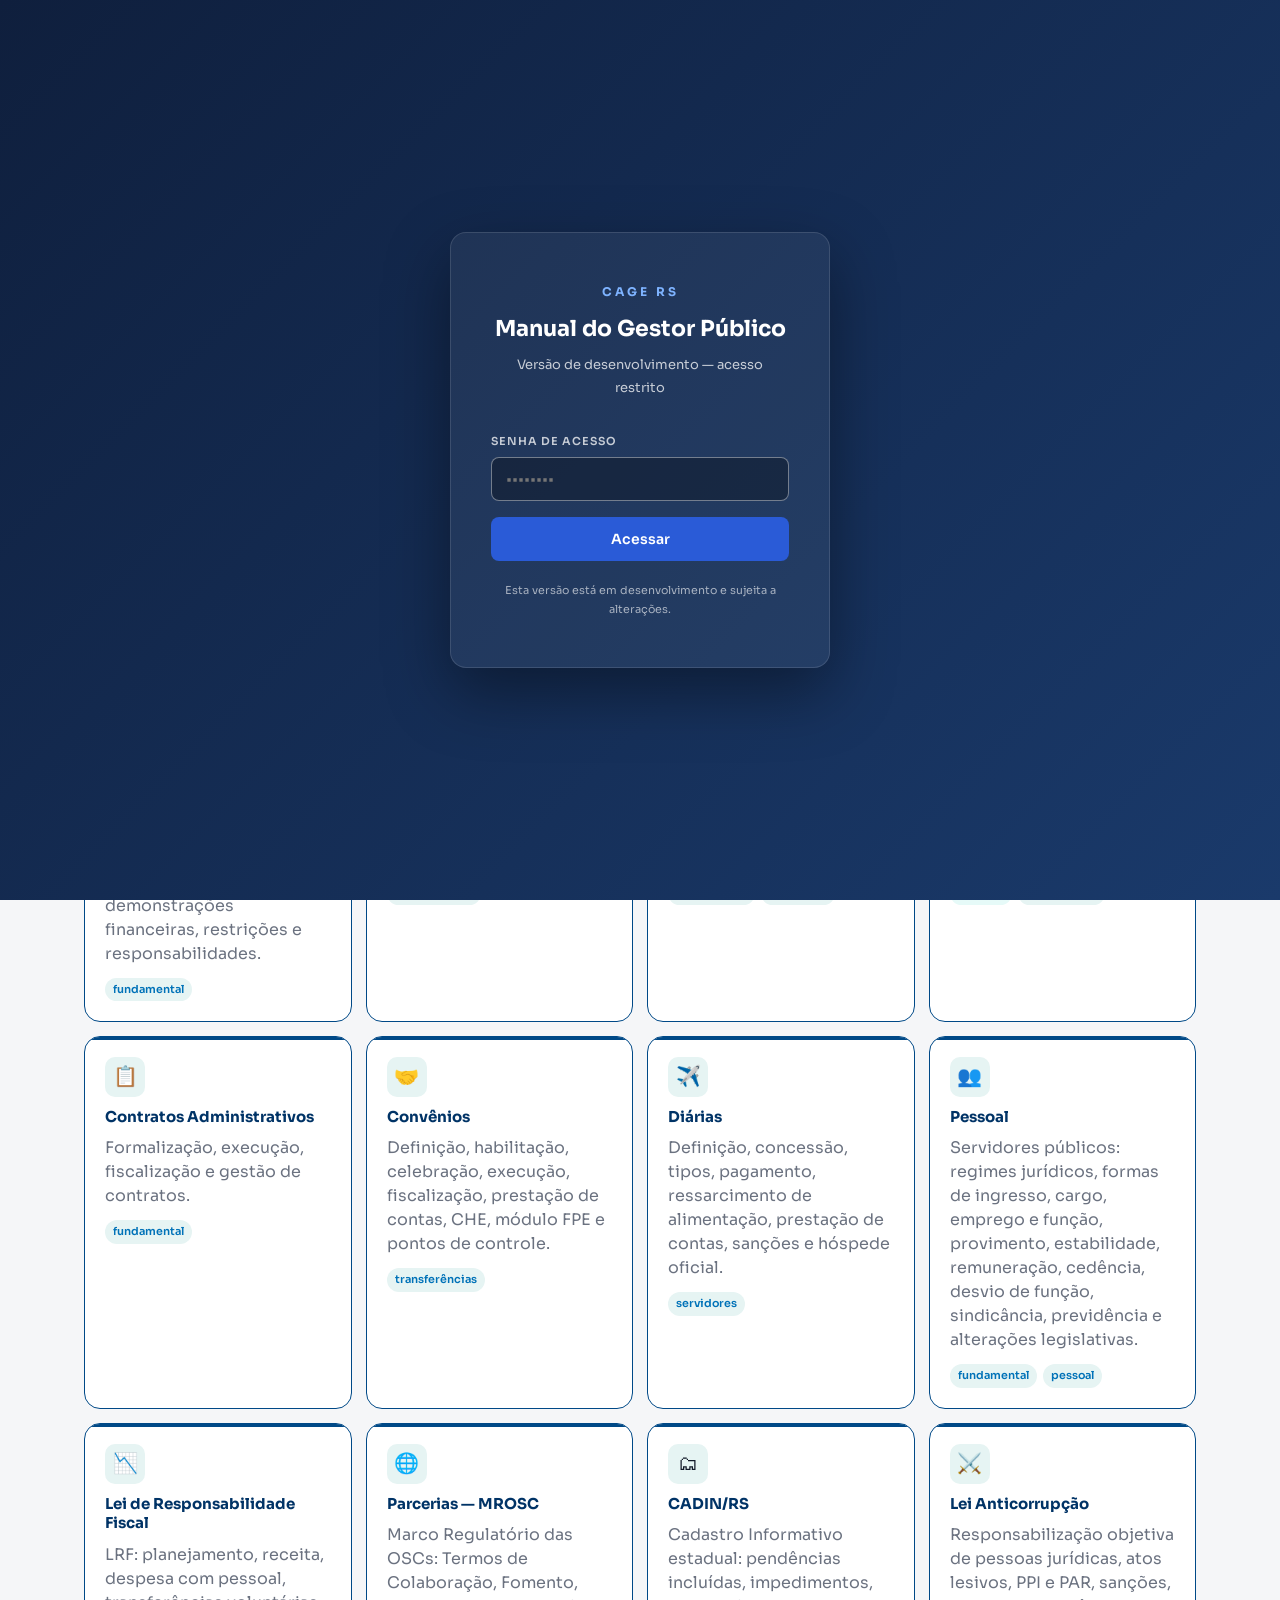
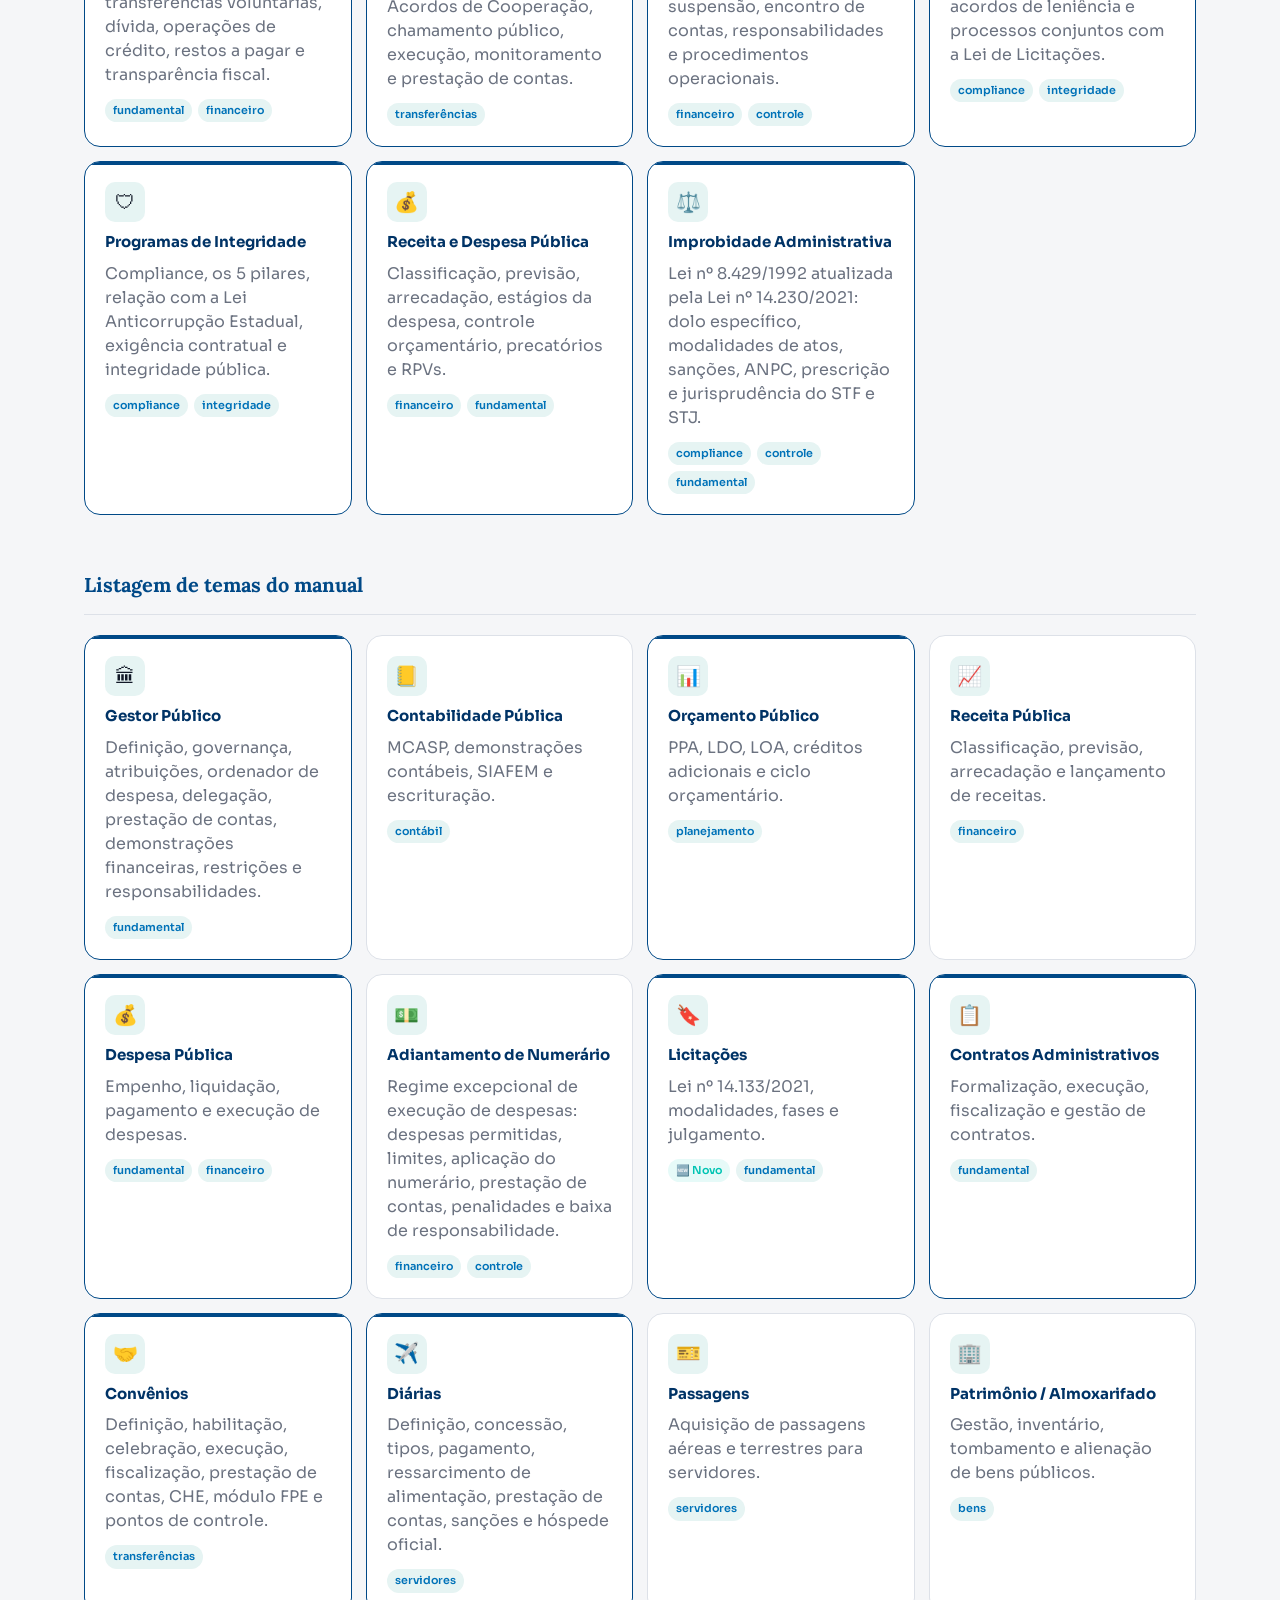
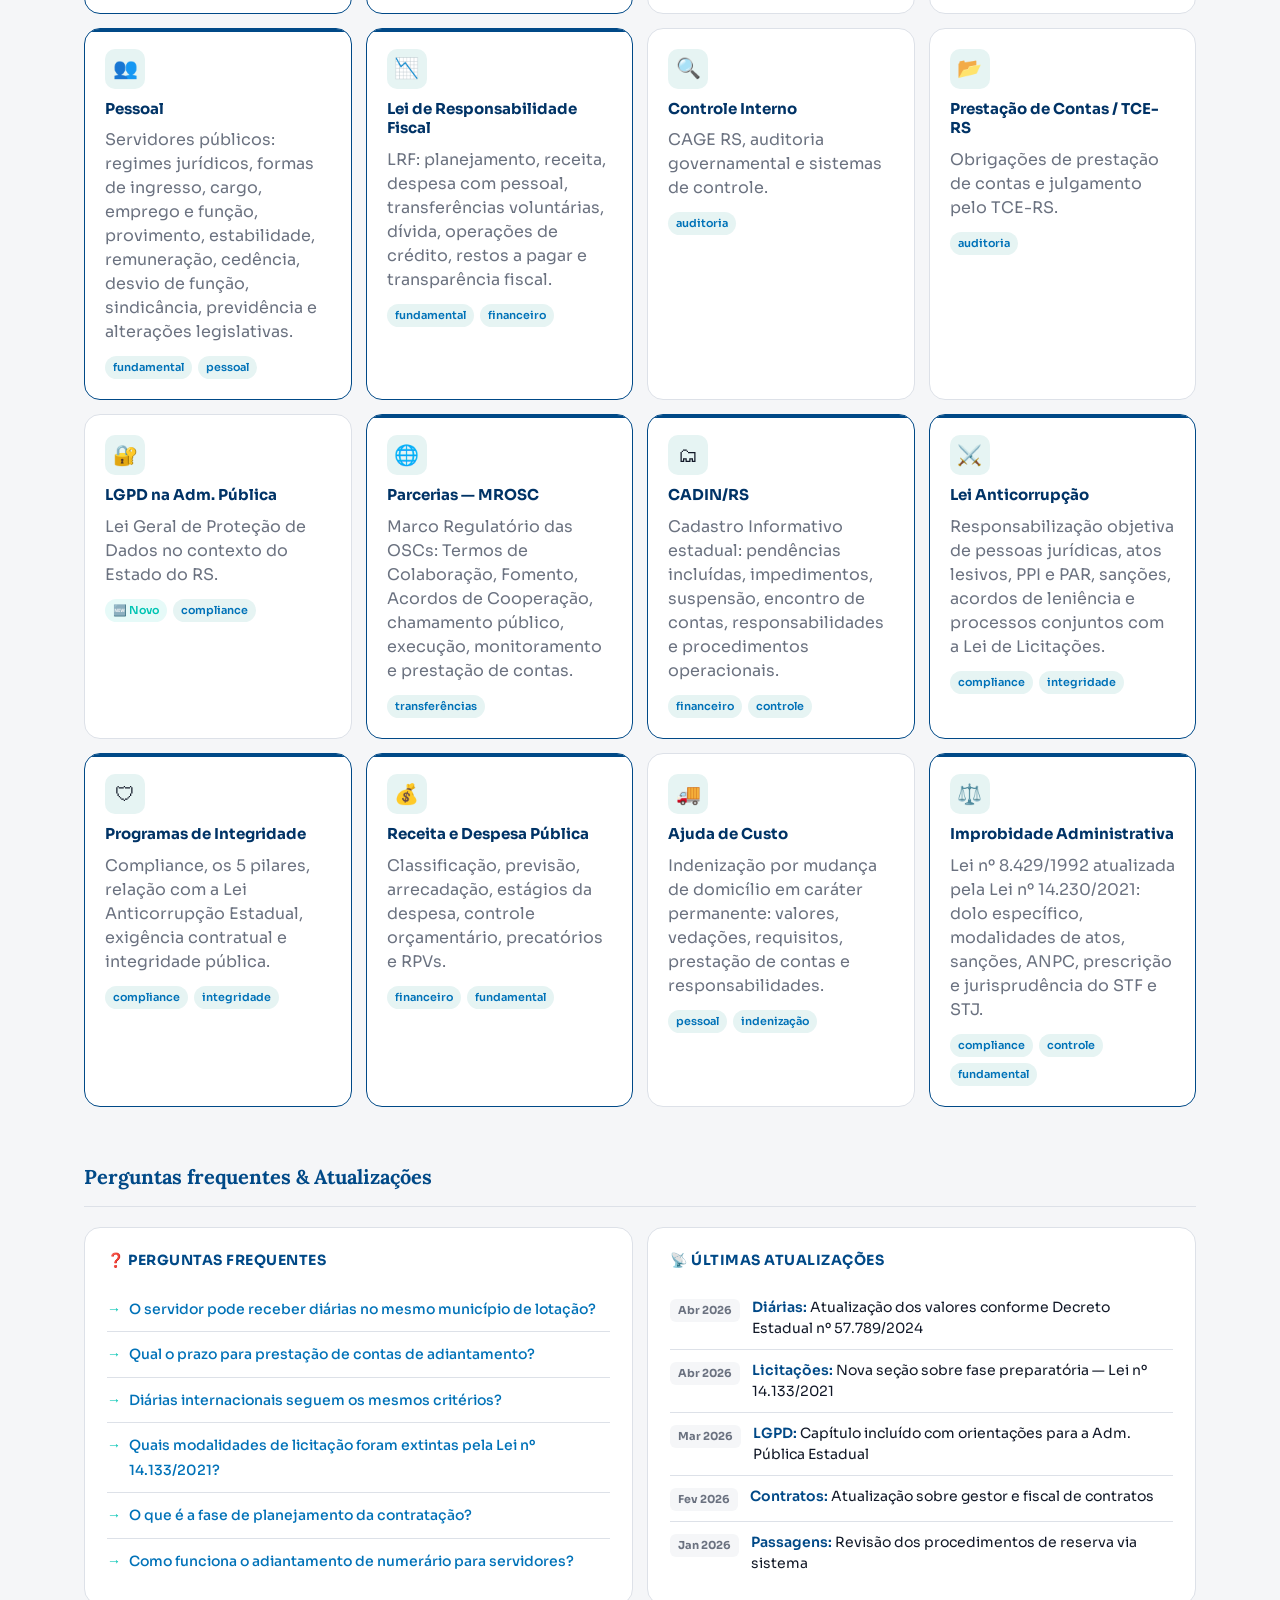
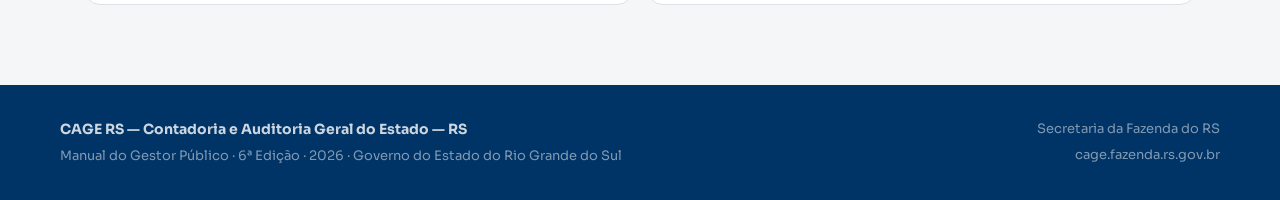
<file: index.html>
<!DOCTYPE html>
<html lang="pt-BR">
<head>
  <meta charset="UTF-8">
  <meta name="viewport" content="width=device-width, initial-scale=1.0">
  <title>Manual do Gestor Público — CAGE RS</title>

  <!-- Fontes do Google: Sora (corpo) e Lora (títulos) -->
  <link rel="preconnect" href="https://fonts.googleapis.com" crossorigin>
  <link rel="preconnect" href="https://fonts.gstatic.com" crossorigin>
  <link href="https://fonts.googleapis.com/css2?family=Sora:wght@300;400;500;600;700&family=Lora:wght@400;600;700&display=swap" rel="stylesheet">

  <!-- Estilos principais do site -->
  <link rel="stylesheet" href="style.css">

  <!--
    Estilos da tela de acesso restrito (fase de desenvolvimento)
    REMOVER este bloco quando o site for publicado para o público geral
  -->
  <style>
    #acesso-screen {
      position: fixed; inset: 0; z-index: 9999;
      background: linear-gradient(135deg, #0f1f3d 0%, #1a3a6b 100%);
      display: flex; align-items: center; justify-content: center;
      font-family: 'Sora', sans-serif;
    }
    .acesso-box {
      background: rgba(255,255,255,.06); border: 1px solid rgba(255,255,255,.12);
      border-radius: 16px; padding: 48px 40px; width: 380px;
      box-shadow: 0 24px 64px rgba(0,0,0,.4); text-align: center;
    }
    .acesso-logo { font-size: 12px; font-weight: 700; color: #7eb3ff; letter-spacing: 3px; margin-bottom: 8px; }
    .acesso-titulo { font-size: 22px; font-weight: 700; color: #fff; margin-bottom: 6px; }
    .acesso-sub { font-size: 13px; color: rgba(255,255,255,.75); margin-bottom: 32px; }
    .acesso-label { font-size: 11px; font-weight: 600; color: rgba(255,255,255,.75); text-transform: uppercase; letter-spacing: 1px; text-align: left; margin-bottom: 6px; }
    .acesso-input {
      width: 100%; padding: 12px 14px; background: rgba(0,0,0,.3);
      border: 1px solid rgba(255,255,255,.4); border-radius: 8px;
      color: #fff; font-family: 'Sora', sans-serif; font-size: 14px;
      margin-bottom: 16px; box-sizing: border-box; transition: border-color .2s;
    }
    .acesso-input:focus { outline: none; border-color: #7eb3ff; }
    .acesso-btn {
      width: 100%; padding: 13px; background: #2a5bd7; border: none;
      border-radius: 8px; color: #fff; font-family: 'Sora', sans-serif;
      font-size: 14px; font-weight: 600; cursor: pointer; transition: opacity .2s;
    }
    .acesso-btn:hover { opacity: .85; }
    .acesso-err { color: #ff7eb3; font-size: 12px; margin-top: 10px; display: none; }
    .acesso-aviso { font-size: 11px; color: rgba(255,255,255,.6); margin-top: 20px; }
  </style>
</head>
<body>

<!-- ================================================================
  TELA DE ACESSO RESTRITO (fase de desenvolvimento)
  Exige senha antes de mostrar o site.
  REMOVER este bloco inteiro quando publicar para o público geral.
  Senha atual: definida na constante SENHA abaixo.
  ================================================================ -->
<div id="acesso-screen">
  <div class="acesso-box">
    <div class="acesso-logo">CAGE RS</div>
    <div class="acesso-titulo">Manual do Gestor Público</div>
    <div class="acesso-sub">Versão de desenvolvimento — acesso restrito</div>
    <div class="acesso-label">Senha de acesso</div>
    <input class="acesso-input" type="password" id="acesso-senha" placeholder="••••••••" aria-label="Senha de acesso">
    <button class="acesso-btn" onclick="verificarAcesso()">Acessar</button>
    <div class="acesso-err" id="acesso-err">Senha incorreta. Tente novamente.</div>
    <div class="acesso-aviso">Esta versão está em desenvolvimento e sujeita a alterações.</div>
  </div>
</div>

<script>
(function() {
  const SENHA = 'novomgpcage2026'; /* Alterar aqui para mudar a senha de acesso */
  const CHAVE = 'mgp-acesso-v1';  /* Chave usada no sessionStorage do navegador */

  function verificarAcesso() {
    const input = document.getElementById('acesso-senha').value;
    if (input === SENHA) {
      sessionStorage.setItem(CHAVE, '1');
      document.getElementById('acesso-screen').style.display = 'none';
    } else {
      document.getElementById('acesso-err').style.display = 'block';
      document.getElementById('acesso-senha').value = '';
      document.getElementById('acesso-senha').focus();
    }
  }

  globalThis.verificarAcesso = verificarAcesso;

  /* Permitir Enter para submeter */
  document.addEventListener('keydown', function(e) {
    if (e.key === 'Enter' && document.getElementById('acesso-screen').style.display !== 'none') {
      verificarAcesso();
    }
  });

  /* Se já autenticou nesta sessão do navegador, pula a tela */
  if (sessionStorage.getItem(CHAVE)) {
    document.getElementById('acesso-screen').style.display = 'none';
  }
})();
</script>


<!-- ================================================================
  BARRA DE ACESSIBILIDADE
  Fixada no topo, acima do header.
  Botões A− / A / A+ ajustam o tamanho da fonte (via app.js → ajustarFonte).
  "Alto contraste" adiciona a classe .hi-c ao body (via app.js → alternarAltoContraste).
  ================================================================ -->
<div id="barra-acess">
  <span id="label-ac">Acessibilidade</span>
  <button class="btn-ac" onclick="setF(-1)">A−</button>
  <button class="btn-ac" onclick="setF(0)">A</button>
  <button class="btn-ac" onclick="setF(1)">A+</button>
  <button class="btn-ac" id="btn-hc" onclick="toggleHC()">Alto contraste</button>
</div>


<!-- ================================================================
  CABEÇALHO PRINCIPAL
  Sticky (fica fixo ao rolar).
  Logo + sigla preenchidos pelo app.js (inicializarInterface).
  Campo de busca chama buscar() ao digitar ou pressionar Enter.
  Menu de navegação (#h-nav) montado dinamicamente pelo app.js.
  ================================================================ -->
<header>
  <div class="h-marca">
    <!-- Botão de menu para dispositivos móveis (escondido em telas grandes) -->
    <button id="btn-mob" onclick="goHome()">☰</button>
    <!-- Sigla e nome preenchidos pelo app.js -->
    <div class="h-sigla" id="h-sigla"></div>
    <div class="h-sep"></div>
    <div class="h-nome">
      <strong id="h-titulo"></strong>
      <span id="h-sub"></span>
    </div>
  </div>
  <!-- Campo de busca global -->
  <div class="h-busca">
    <svg width="16" height="16" fill="none" stroke="currentColor" stroke-width="2" viewBox="0 0 24 24">
      <circle cx="11" cy="11" r="8"/><path d="m21 21-4.35-4.35"/>
    </svg>
    <input type="text" id="h-inp"
      placeholder="Buscar no manual…"
      aria-label="Buscar no manual"
      oninput="buscar(this.value)"
      onkeydown="if(event.key==='Enter') buscar(this.value)">
  </div>
  <!-- Links de navegação — montados pelo app.js (inicializarInterface) -->
  <nav class="h-nav" id="h-nav"></nav>
</header>


<!-- ================================================================
  PÁGINA: HOME  (#pg-home)
  Página inicial com hero, cards de temas, FAQ e atualizações.
  Conteúdo dinâmico preenchido pelo app.js (inicializarInterface).
  ================================================================ -->
<div id="pg-home" class="page on">

  <!-- Hero — seção de destaque com busca principal -->
  <section class="hero">
    <div class="hero-inner">
      <div class="hero-badge">⭐ <span id="hero-edicao"></span></div>
      <h1 id="hero-titulo">Manual do Gestor Público</h1>
      <p id="hero-sub"></p>
      <div class="hero-busca">
        <input type="text" id="hero-inp"
          placeholder="Ex: diárias, licitação, adiantamento…"
          aria-label="Buscar temas do manual"
          onkeydown="if(event.key==='Enter') buscar(this.value)">
        <button onclick="buscar(document.getElementById('hero-inp').value)">Buscar</button>
      </div>
      <!-- Estatísticas (nº de temas, última atualização) — preenchidas pelo app.js -->
      <div class="hero-stats" id="hero-stats"></div>
    </div>
  </section>

  <!-- Conteúdo da home -->
  <div class="hw">

    <!-- Grade de temas em destaque (marcados como destaque no conteudo.json) -->
    <div class="sec-head">
      <h2>Temas mais acessados</h2>
      <a href="#ancora-temas" onclick="document.getElementById('ancora-temas').scrollIntoView({behavior:'smooth'})">Ver todos →</a>
    </div>
    <div class="tgrid" id="grid-dest"></div>

    <!-- Grade com os temas do manual -->
    <div class="sec-head" id="ancora-temas">
      <h2>Listagem de temas do manual</h2>
    </div>
    <div class="tgrid" id="grid-todos"></div>

    <!-- FAQ e atualizações lado a lado -->
    <div class="sec-head">
      <h2>Perguntas frequentes &amp; Atualizações</h2>
    </div>
    <div class="dgrid">
      <div class="dbox">
        <h3>❓ Perguntas frequentes</h3>
        <!-- Lista preenchida pelo app.js (montarFaqHome) -->
        <ul class="fq-home" id="faq-home"></ul>
      </div>
      <div class="dbox">
        <h3>📡 Últimas atualizações</h3>
        <!-- Lista preenchida pelo app.js (montarAtualizacoesHome) -->
        <div class="atu-l" id="atu-home"></div>
      </div>
    </div>

  </div>
</div>


<!-- ================================================================
  PÁGINA: RESULTADOS DE BUSCA  (#pg-busca)
  Exibida quando o usuário pesquisa algo.
  Conteúdo preenchido pelo app.js (buscar).
  ================================================================ -->
<div id="pg-busca" class="page">
  <div id="pg-busca-wrap">
    <div class="bc">
      <a href="#pg-home" onclick="goHome()">Início</a>
      <span>›</span>
      <span>Busca</span>
    </div>
    <h2 style="font-family:var(--f-titulo);color:var(--azul);font-size:22px;margin-bottom:6px;">
      Resultados da busca
    </h2>
    <!-- Texto "X resultado(s) para Y" — preenchido pelo app.js -->
    <p id="busca-info" style="color:var(--cinza-suav);font-size:14px;margin-bottom:20px;"></p>
    <!-- Cards de resultado — preenchidos pelo app.js -->
    <div id="busca-lista"></div>
  </div>
</div>


<!-- ================================================================
  PÁGINA: TEMA INTERNO  (#pg-interna)
  Exibida ao clicar em qualquer tema.
  O conteúdo é gerado dinamicamente pelo app.js (abrirTema).
  ================================================================ -->
<div id="pg-interna" class="page">

  <!-- Hero azul com título, breadcrumb e badges -->
  <div class="pg-hero">
    <div class="pg-hi">
      <!-- Breadcrumb: Início › Temas › Nome do tema -->
      <div class="bc">
        <a href="#pg-home" onclick="goHome()">Início</a><span>›</span>
        <a href="#pg-temas" onclick="goTemas()">Temas</a><span>›</span>
        <span id="bc-tema" style="color:rgba(255,255,255,.85)"></span>
      </div>
      <!-- Ícone + título + badges (atualizado, novo) -->
      <div class="pg-meta">
        <div class="pg-ic" id="pg-ic"></div>
        <div>
          <h1 id="pg-titulo">Tema do Manual</h1>
          <div class="pg-mr" id="pg-badges"></div>
        </div>
      </div>
      <!-- Resumo do tema -->
      <p class="pg-sub" id="pg-resumo"></p>
      <!-- Responsável pela atualização -->
      <div style="margin-top:12px;font-size:12px;color:rgba(255,255,255,.4);" id="pg-resp"></div>
    </div>
  </div>

  <!-- Layout de duas colunas: sidebar + conteúdo -->
  <div class="pg-lay">

    <!-- Sidebar lateral com sumário, chips de legislação e botão PDF -->
    <aside class="pg-side">
      <span class="ps-lbl">Neste tema</span>
      <!-- Sumário de seções — preenchido pelo app.js (montarNavLateral) -->
      <ul class="pg-nav" id="pg-nav"></ul>
      <!-- Chips das principais normas — preenchidos pelo app.js (abrirTema) -->
      <div class="side-leg" id="side-leg"></div>
      <!-- Botão para exportar o tema em PDF -->
      <button class="btn-pdf" onclick="imprimirTema()">
        <svg width="14" height="14" viewBox="0 0 24 24" fill="none" stroke="currentColor" stroke-width="2.5" stroke-linecap="round" stroke-linejoin="round">
          <path d="M6 9V2h12v7"/><path d="M6 18H4a2 2 0 0 1-2-2v-5a2 2 0 0 1 2-2h16a2 2 0 0 1 2 2v5a2 2 0 0 1-2 2h-2"/><rect x="6" y="14" width="12" height="8" rx="1"/>
        </svg>
        Exportar PDF
      </button>
    </aside>

    <!-- Área principal de conteúdo — preenchida pelo app.js (montarConteudoTema) -->
    <main class="pg-cont" id="pg-cont"></main>

  </div>
</div>


<!-- ================================================================
  PÁGINA: LISTAGEM DE TEMAS  (#pg-temas)
  Lista completa de temas com filtros por texto e por categoria.
  Lista gerada pelo app.js (renderizarListaTemas).
  ================================================================ -->
<div id="pg-temas" class="page">
  <div class="pt-hero">
    <div style="max-width:960px;margin:0 auto">
      <h1>Todos os Temas</h1>
      <p>Manual do Gestor Público · CAGE RS · 6ª edição 2026</p>
      <!-- Campo de busca por texto -->
      <input type="text" id="pt-inp"
        placeholder="Filtrar temas…"
        aria-label="Filtrar temas"
        style="width:100%;max-width:420px;padding:10px 16px;border-radius:var(--r-md);border:none;font-size:14px;color:var(--azul-esc);outline:none"
        oninput="filtrarTemas(this.value)">
      <!-- Chips de filtro por categoria — gerados pelo app.js (montarFiltrosTemas) -->
      <div class="pt-filtros" id="pt-filtros"></div>
    </div>
  </div>
  <!-- Lista de temas agrupada por categoria — gerada pelo app.js -->
  <div class="pt-body">
    <div id="pt-lista-wrap"></div>
  </div>
</div>


<!-- ================================================================
  PÁGINA: ENTRE EM CONTATO  (#pg-contato)
  Página com informações sobre o portal e-CAGE de atendimento virtual.
  ================================================================ -->
<div id="pg-contato" class="page">
  <div class="pl-hero">
    <h1>Entre em Contato</h1>
    <p>Tire suas dúvidas e envie demandas à CAGE RS pelo portal de atendimento virtual</p>
  </div>
  <div class="pl-body">
    <div class="pl-card">
      <div class="pl-sub">Canal oficial de atendimento</div>
      <h2>e-CAGE — Atendimento CAGE Virtual</h2>
      <p>
        O <strong>e-CAGE</strong> é a plataforma digital oficial da Contadoria e Auditoria-Geral
        do Estado para centralizar, organizar e gerenciar as demandas direcionadas à CAGE RS.
        Por meio do portal, gestores e servidores públicos podem registrar dúvidas, solicitações
        e consultas de forma organizada e rastreável.
      </p>
      <p>
        Caso você tenha lido o Manual do Gestor Público e ainda tenha dúvidas sobre algum tema,
        o e-CAGE é o canal indicado para obter orientação direta da equipe técnica da CAGE.
      </p>

      <div class="pl-features">
        <div class="pl-feat">
          <div class="pl-feat-ic">📋</div>
          <div class="pl-feat-t">Registro de demandas</div>
          <div class="pl-feat-d">Registre sua solicitação e acompanhe o andamento diretamente pelo portal</div>
        </div>
        <div class="pl-feat">
          <div class="pl-feat-ic">🔍</div>
          <div class="pl-feat-t">Consultas técnicas</div>
          <div class="pl-feat-d">Envie dúvidas sobre contabilidade, auditoria, licitações, contratos e demais temas da gestão pública</div>
        </div>
        <div class="pl-feat">
          <div class="pl-feat-ic">📡</div>
          <div class="pl-feat-t">Atendimento centralizado</div>
          <div class="pl-feat-d">Todas as demandas são organizadas e direcionadas à divisão competente da CAGE</div>
        </div>
        <div class="pl-feat">
          <div class="pl-feat-ic">✅</div>
          <div class="pl-feat-t">Rastreabilidade</div>
          <div class="pl-feat-d">Acompanhe o histórico e o status de cada solicitação realizada</div>
        </div>
      </div>

      <a href="https://atendimentocage.sefaz.rs.gov.br/" target="_blank" rel="noopener" class="pl-cta">
        <svg width="18" height="18" viewBox="0 0 24 24" fill="none" stroke="currentColor" stroke-width="2.5" stroke-linecap="round" stroke-linejoin="round">
          <path d="M21 15a2 2 0 0 1-2 2H7l-4 4V5a2 2 0 0 1 2-2h14a2 2 0 0 1 2 2z"/>
        </svg>
        Acessar o e-CAGE — Atendimento Virtual
      </a>

      <div class="pl-aviso">
        <span class="pl-aviso-ic">ℹ️</span>
        <span>O e-CAGE é destinado a gestores e servidores públicos estaduais. Para dúvidas gerais sobre o Manual, consulte primeiro os temas disponíveis neste site — a maioria das perguntas frequentes já está respondida no conteúdo.</span>
      </div>
    </div>
  </div>
</div>


<!-- ================================================================
  PÁGINA: LEGISLAÇÃO  (#pg-leg)
  Página estática com informações sobre o Portal SINCAGE.
  ================================================================ -->
<div id="pg-leg" class="page">
  <div class="pl-hero">
    <h1>Legislação</h1>
    <p>Consulte as normas, orientações e jurisprudências que fundamentam a gestão pública no Estado do RS</p>
  </div>
  <div class="pl-body">
    <div class="pl-card">
      <div class="pl-sub">Ferramenta oficial recomendada</div>
      <h2>Portal de Legislação e Jurisprudência</h2>
      <p>
        Para consulta de legislação estadual, a CAGE recomenda o uso do
        <strong>Portal de Legislação e Jurisprudência — SINCAGE</strong>,
        mantido pela Contadoria e Auditoria-Geral do Estado. O portal é atualizado
        continuamente conforme as publicações do
        <strong>Diário Oficial do Estado do Rio Grande do Sul</strong>,
        garantindo que você sempre acesse a versão vigente das normas.
      </p>
      <p>
        Além de leis, decretos e instruções normativas, o SINCAGE reúne informações
        e orientações oficiais produzidas por diferentes órgãos, o que facilita a
        pesquisa integrada sobre os mais diversos assuntos da administração pública estadual.
      </p>
      <div class="pl-features">
        <div class="pl-feat">
          <div class="pl-feat-ic">📋</div>
          <div class="pl-feat-t">Orientações da CAGE</div>
          <div class="pl-feat-d">Instruções normativas, circulares, informações técnicas e comunicados orientativos da Contadoria e Auditoria-Geral do Estado</div>
        </div>
        <div class="pl-feat">
          <div class="pl-feat-ic">⚖️</div>
          <div class="pl-feat-t">Tribunal Administrativo de Recursos Fiscais</div>
          <div class="pl-feat-d">Acórdãos e decisões do TARF sobre matérias tributárias e fiscais do Estado</div>
        </div>
        <div class="pl-feat">
          <div class="pl-feat-ic">🏦</div>
          <div class="pl-feat-t">Tesouro do Estado</div>
          <div class="pl-feat-d">Normas, instruções e orientações da Subsecretaria do Tesouro sobre execução financeira e orçamentária</div>
        </div>
        <div class="pl-feat">
          <div class="pl-feat-ic">🗂️</div>
          <div class="pl-feat-t">Legislação atualizada</div>
          <div class="pl-feat-d">Base normativa atualizada conforme o Diário Oficial — leis, decretos, portarias e resoluções vigentes</div>
        </div>
      </div>
      <a href="https://sincage.sefaz.rs.gov.br/home" target="_blank" rel="noopener" class="pl-cta">
        <svg width="18" height="18" viewBox="0 0 24 24" fill="none" stroke="currentColor" stroke-width="2.5" stroke-linecap="round" stroke-linejoin="round">
          <circle cx="12" cy="12" r="10"/><path d="M2 12h20M12 2a15.3 15.3 0 0 1 4 10 15.3 15.3 0 0 1-4 10 15.3 15.3 0 0 1-4-10 15.3 15.3 0 0 1 4-10z"/>
        </svg>
        Acessar o Portal de Legislação e Jurisprudência
      </a>
      <div class="pl-aviso">
        <span class="pl-aviso-ic">ℹ️</span>
        <span>Os links de legislação presentes nos temas deste Manual apontam diretamente para o SINCAGE. Ao clicar em qualquer norma, você será direcionado para a versão oficial e atualizada no portal.</span>
      </div>
    </div>
  </div>
</div>


<!-- ================================================================
  PÁGINA: SOBRE A CAGE  (#pg-cage)
  Página estática com missão, macrofunções, histórico,
  estrutura organizacional, portais e contato.
  ================================================================ -->
<div id="pg-cage" class="page">

  <!-- Hero com missão e estatísticas -->
  <div class="pc-hero">
    <div class="pc-hero-inner">
      <div>
        <h1>Contadoria e Auditoria-Geral do Estado</h1>
        <p class="pc-missao">Promover a boa governança dos recursos públicos em prol do bem-estar da sociedade gaúcha, por meio da fiscalização e da orientação aos gestores e servidores públicos estaduais.</p>
        <div class="pc-stats">
          <div class="pc-stat">
            <div class="pc-stat-n">14</div>
            <div class="pc-stat-l">Seccionais — Controle e Orientação</div>
          </div>
          <div class="pc-stat">
            <div class="pc-stat-n">7</div>
            <div class="pc-stat-l">Setoriais — Auditoria</div>
          </div>
          <div class="pc-stat">
            <div class="pc-stat-n">1948</div>
            <div class="pc-stat-l">Ano de fundação</div>
          </div>
        </div>
      </div>
      <div class="pc-badge">
        <div class="pc-badge-t">Órgão Central do</div>
        <div class="pc-badge-v">Sistema de Controle<br>Interno do RS</div>
      </div>
    </div>
  </div>

  <div class="pc-body">

    <!-- Macrofunções institucionais -->
    <div class="pc-section">
      <div class="pc-section-titulo">Macrofunções institucionais</div>
      <div class="pc-macro">
        <div class="pc-m">
          <div class="pc-m-ic">📊</div>
          <div class="pc-m-t">Contabilidade</div>
          <div class="pc-m-d">Qualificação da informação contábil, elaboração de demonstrações e normatização dos registros contábeis estaduais</div>
        </div>
        <div class="pc-m">
          <div class="pc-m-ic">🔍</div>
          <div class="pc-m-t">Auditoria</div>
          <div class="pc-m-d">Auditorias e fiscalizações em órgãos e entidades dos três Poderes, controle prévio, concomitante e posterior</div>
        </div>
        <div class="pc-m">
          <div class="pc-m-ic">🎯</div>
          <div class="pc-m-t">Controladoria</div>
          <div class="pc-m-d">Orientação, normatização e controle da execução orçamentária, financeira e patrimonial da Administração Pública Estadual</div>
        </div>
        <div class="pc-m">
          <div class="pc-m-ic">🛡️</div>
          <div class="pc-m-t">Integridade</div>
          <div class="pc-m-d">Promoção da integridade pública, combate à corrupção, avaliação de Programas de Integridade e aplicação da Lei Anticorrupção</div>
        </div>
      </div>
    </div>

    <!-- Linha do tempo histórico -->
    <div class="pc-section">
      <div class="pc-section-titulo">Histórico</div>
      <div class="pc-hist">
        <div class="pc-hitem">
          <div class="pc-hano">1948</div>
          <div class="pc-htxt">Criação da <strong>Contadoria-Geral do Estado</strong> pela Lei nº 521, de 28 de dezembro, com a missão de conferir maior agilidade e confiabilidade às informações contábeis, uniformizando procedimentos e harmonizando a atuação dos órgãos estaduais.</div>
        </div>
        <div class="pc-hitem">
          <div class="pc-hano">1970</div>
          <div class="pc-htxt">O Decreto nº 20.193 estabeleceu o <strong>Sistema de Contabilidade e Auditoria do Estado do Rio Grande do Sul</strong>, tendo como órgão central a Contadoria e Auditoria-Geral do Estado. Marcou a mudança de denominação do Órgão e institucionalizou a função de auditoria.</div>
        </div>
        <div class="pc-hitem">
          <div class="pc-hano">1989</div>
          <div class="pc-htxt">A <strong>Constituição Estadual</strong>, promulgada em 3 de outubro, estabeleceu em seu art. 76 o sistema de controle interno do Estado, atribuindo à CAGE a figura de órgão central com delegações junto às unidades dos três Poderes estaduais.</div>
        </div>
        <div class="pc-hitem">
          <div class="pc-hano">2010</div>
          <div class="pc-htxt">Publicação da <strong>Lei Complementar Estadual nº 13.451</strong>, a Lei Orgânica da CAGE. Estabeleceu as funções institucionais, disciplinou o regime jurídico da carreira de Auditor do Estado e consolidou a CAGE como único órgão de controle interno do País com atuação permanente em todos os Poderes.</div>
        </div>
      </div>
    </div>

    <!-- Estrutura organizacional — atualizada em maio/2026 -->
    <div class="pc-section">
      <div class="pc-section-titulo">Estrutura organizacional</div>
      <div class="pc-divs">
        <div class="pc-div">
          <span class="pc-div-tag">Gabinete</span>
          <div class="pc-div-t">Gabinete</div>
          <div class="pc-div-d">Direção superior da CAGE. É composto pela Coordenação de Gabinete, Coordenação de Gestão Estratégica, Coordenação de Orientação e Normatização (CON — responsável por emitir orientações, elaborar normativos e manuais e gerenciar o Portal de Legislação), Coordenação-Geral das Unidades de Controle Interno e Assessoria de Comunicação.</div>
        </div>
        <div class="pc-div">
          <span class="pc-div-tag">Conselho Superior</span>
          <div class="pc-div-t">Conselho Superior</div>
          <div class="pc-div-d">Função normativa, deliberativa e de orientação interna. Pronuncia-se sobre desempenho de Auditores em estágio probatório, exercício externo e alterações na estrutura do Órgão.</div>
        </div>
        <div class="pc-div">
          <span class="pc-div-tag">DCO</span>
          <div class="pc-div-t">Divisão de Controle e Orientação</div>
          <div class="pc-div-d">Por meio das seccionais, examina licitações, contratos, convênios e parcerias; presta orientação aos gestores; procede aos registros contábeis da Administração Direta e Indireta.</div>
        </div>
        <div class="pc-div">
          <span class="pc-div-tag">DAUD</span>
          <div class="pc-div-t">Divisão de Auditoria</div>
          <div class="pc-div-d">Realiza auditorias e fiscalizações em órgãos e entidades da Administração Direta e Indireta, emitindo pareceres sobre as contas dos gestores.</div>
        </div>
        <div class="pc-div">
          <span class="pc-div-tag">DIR</span>
          <div class="pc-div-t">Divisão de Integridade e Responsabilização</div>
          <div class="pc-div-d">Coordena a atuação da CAGE na Lei Anticorrupção, avalia Programas de Integridade e conduz processos de responsabilização de pessoas jurídicas.</div>
        </div>
        <div class="pc-div">
          <span class="pc-div-tag">DIE</span>
          <div class="pc-div-t">Divisão de Informações Estratégicas</div>
          <div class="pc-div-d">Desenvolve o CUSTOS/RS e o CAGE Gerencial; realiza cruzamentos, análises e mineração de dados para prevenção e combate à corrupção.</div>
        </div>
        <div class="pc-div">
          <span class="pc-div-tag">DCON</span>
          <div class="pc-div-t">Divisão de Contabilidade</div>
          <div class="pc-div-d">Elabora e publica informações contábeis e gerenciais, relatórios da LRF, Balanço Consolidado do Estado, Prestação de Contas do Governador e Plano de Contas.</div>
        </div>
        <div class="pc-div">
          <span class="pc-div-tag">DTTI</span>
          <div class="pc-div-t">Divisão de Transparência e Tecnologia da Informação</div>
          <div class="pc-div-d">Gerencia o Sistema FPE, o Portal Transparência RS e os sistemas de tecnologia da informação da CAGE.</div>
        </div>
      </div>
    </div>

    <!-- Portais e sistemas oficiais -->
    <div class="pc-section">
      <div class="pc-section-titulo">Portais e sistemas da CAGE</div>
      <div class="pc-links">
        <a href="https://cage.fazenda.rs.gov.br" target="_blank" rel="noopener" class="pc-link">
          <div class="pc-link-ic">🏛️</div>
          <div>
            <div class="pc-link-t">Site da CAGE</div>
            <div class="pc-link-d">cage.fazenda.rs.gov.br</div>
          </div>
        </a>
        <a href="https://sincage.sefaz.rs.gov.br/home" target="_blank" rel="noopener" class="pc-link">
          <div class="pc-link-ic">📋</div>
          <div>
            <div class="pc-link-t">Portal de Legislação e Jurisprudência</div>
            <div class="pc-link-d">SINCAGE</div>
          </div>
        </a>
        <a href="http://www.transparencia.rs.gov.br" target="_blank" rel="noopener" class="pc-link">
          <div class="pc-link-ic">📡</div>
          <div>
            <div class="pc-link-t">Portal Transparência RS</div>
            <div class="pc-link-d">transparencia.rs.gov.br</div>
          </div>
        </a>
      </div>
    </div>

    <!-- Informações de contato -->
    <div class="pc-section">
      <div class="pc-section-titulo">Contato</div>
      <div class="pc-contato">
        <div class="pc-contato-item">
          <div class="pc-contato-ic">📍</div>
          <div>
            <div class="pc-contato-t">Endereço</div>
            <div class="pc-contato-v">Av. Mauá, 1155, 4º andar, sala 404-A<br>Porto Alegre/RS — CEP 90.030-080</div>
          </div>
        </div>
        <div class="pc-contato-item">
          <div class="pc-contato-ic">📞</div>
          <div>
            <div class="pc-contato-t">Telefone</div>
            <div class="pc-contato-v">(51) 3214-5200</div>
          </div>
        </div>
        <div class="pc-contato-item">
          <div class="pc-contato-ic">✉️</div>
          <div>
            <div class="pc-contato-t">E-mail</div>
            <div class="pc-contato-v">cage@sefaz.rs.gov.br</div>
          </div>
        </div>
      </div>
    </div>

  </div>
</div>


<!-- ================================================================
  RODAPÉ
  Conteúdo preenchido pelo app.js (inicializarInterface).
  ================================================================ -->
<footer>
  <div class="fi">
    <div>
      <strong id="footer-titulo"></strong>
      <span id="footer-sub"></span>
    </div>
    <div style="text-align:right">
      <div>Secretaria da Fazenda do RS</div>
      <div style="margin-top:4px">
        <a href="https://cage.fazenda.rs.gov.br" style="color:rgba(255,255,255,.5)">
          cage.fazenda.rs.gov.br
        </a>
      </div>
    </div>
  </div>
</footer>


<!-- ================================================================
  SCRIPTS
  jsPDF: biblioteca para geração de PDF no navegador
  app.js: toda a lógica do site
  ================================================================ -->
<script src="libs/jspdf.umd.min.js"></script>
<script src="libs/purify.min.js"></script>
<script src="app.js"></script>

</body>
</html>
</file>
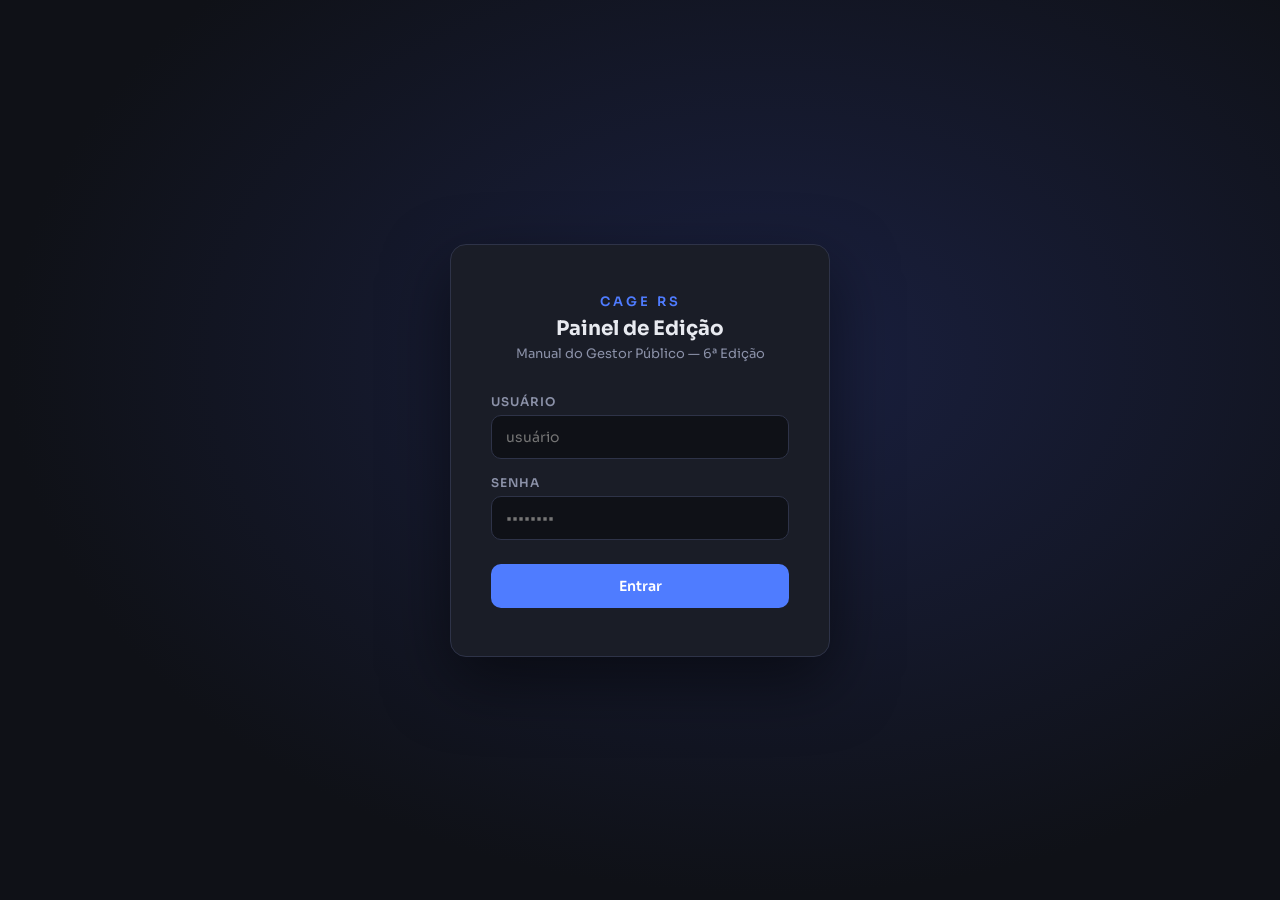
<file: admin.html>
<!DOCTYPE html>
<html lang="pt-BR">
<head>
<meta charset="UTF-8">
<meta name="viewport" content="width=device-width, initial-scale=1.0">
<title>Painel de Edição — Manual do Gestor CAGE RS</title>
<link href="https://fonts.googleapis.com/css2?family=Sora:wght@400;500;600;700&family=JetBrains+Mono:wght@400;500&display=swap" rel="stylesheet">
<style>
  :root {
    --bg: #0f1117;
    --surface: #1a1d27;
    --surface2: #22263a;
    --border: #2e3348;
    --accent: #4f7cff;
    --accent2: #7c5cfc;
    --green: #22c55e;
    --yellow: #f59e0b;
    --red: #ef4444;
    --text: #e8eaf0;
    --text2: #8b91a8;
    --text3: #5a6080;
    --radius: 10px;
  }
  :root.light {
    --bg: #f4f6fb;
    --surface: #ffffff;
    --surface2: #eef1f8;
    --border: #dde2f0;
    --accent: #2a5bd7;
    --accent2: #6c3fc9;
    --green: #16a34a;
    --yellow: #d97706;
    --red: #dc2626;
    --text: #1a1f36;
    --text2: #4a5270;
    --text3: #8b91a8;
    --radius: 10px;
  }
  .theme-toggle {
    display: flex; align-items: center; justify-content: space-between;
    padding: 8px 12px; margin-bottom: 8px;
    background: var(--surface2); border-radius: 8px;
    font-size: 12px; color: var(--text2);
  }
  .theme-toggle-btn {
    display: flex; align-items: center; gap: 4px;
    padding: 4px 10px; border-radius: 6px;
    border: 1px solid var(--border); background: var(--bg);
    color: var(--text2); font-family: 'Sora', sans-serif;
    font-size: 11px; cursor: pointer; transition: all .2s;
  }
  .theme-toggle-btn:hover { border-color: var(--accent); color: var(--accent); }
  * { box-sizing: border-box; margin: 0; padding: 0; }
  body { font-family: 'Sora', sans-serif; background: var(--bg); color: var(--text); min-height: 100vh; }

  /* ── Login ── */
  #login-screen {
    display: flex; align-items: center; justify-content: center;
    min-height: 100vh;
    background: radial-gradient(ellipse at 60% 40%, #1a2040 0%, #0f1117 70%);
  }
  .login-box {
    background: var(--surface); border: 1px solid var(--border);
    border-radius: 16px; padding: 48px 40px; width: 380px;
    box-shadow: 0 24px 64px rgba(0,0,0,0.5);
  }
  .login-logo { text-align: center; margin-bottom: 32px; }
  .login-logo .sigla { font-size: 13px; font-weight: 600; color: var(--accent); letter-spacing: 3px; text-transform: uppercase; }
  .login-logo h1 { font-size: 20px; font-weight: 700; color: var(--text); margin-top: 6px; }
  .login-logo p { font-size: 13px; color: var(--text2); margin-top: 4px; }
  .login-field { margin-bottom: 16px; }
  .login-field label { display: block; font-size: 12px; font-weight: 600; color: var(--text2); margin-bottom: 6px; text-transform: uppercase; letter-spacing: 1px; }
  .login-field input {
    width: 100%; padding: 12px 14px; background: var(--bg);
    border: 1px solid var(--border); border-radius: var(--radius);
    color: var(--text); font-family: 'Sora', sans-serif; font-size: 14px;
    transition: border-color .2s;
  }
  .login-field input:focus { outline: none; border-color: var(--accent); }
  .login-btn {
    width: 100%; padding: 13px; margin-top: 8px;
    background: var(--accent); border: none; border-radius: var(--radius);
    color: #fff; font-family: 'Sora', sans-serif; font-size: 14px;
    font-weight: 600; cursor: pointer; transition: opacity .2s;
  }
  .login-btn:hover { opacity: .85; }
  .login-err { color: var(--red); font-size: 13px; text-align: center; margin-top: 12px; display: none; }

  /* ── App Layout ── */
  #app { display: none; height: 100vh; overflow: hidden; }
  .layout { display: flex; height: 100vh; }

  /* ── Sidebar ── */
  .sidebar {
    width: 280px; flex-shrink: 0;
    background: var(--surface); border-right: 1px solid var(--border);
    display: flex; flex-direction: column; overflow: hidden;
  }
  .sidebar-header {
    padding: 20px; border-bottom: 1px solid var(--border);
    flex-shrink: 0;
  }
  .sidebar-header .sigla { font-size: 11px; font-weight: 600; color: var(--accent); letter-spacing: 2px; }
  .sidebar-header h2 { font-size: 14px; font-weight: 700; color: var(--text); margin-top: 2px; }
  .sidebar-search {
    padding: 12px 16px; border-bottom: 1px solid var(--border); flex-shrink: 0;
  }
  .sidebar-search input {
    width: 100%; padding: 8px 10px; background: var(--bg);
    border: 1px solid var(--border); border-radius: 6px;
    color: var(--text); font-family: 'Sora', sans-serif; font-size: 12px;
  }
  .sidebar-search input:focus { outline: none; border-color: var(--accent); }
  .sidebar-nav { overflow-y: auto; flex: 1; padding: 8px 0; }
  .nav-section { padding: 8px 16px 4px; font-size: 10px; font-weight: 600; color: var(--text3); text-transform: uppercase; letter-spacing: 1.5px; }
  .nav-item {
    display: flex; align-items: center; gap: 8px;
    padding: 9px 16px; cursor: pointer; font-size: 13px; color: var(--text2);
    transition: background .15s, color .15s; border-left: 3px solid transparent;
  }
  .nav-item:hover { background: var(--surface2); color: var(--text); }
  .nav-item.active { background: rgba(79,124,255,.1); color: var(--accent); border-left-color: var(--accent); font-weight: 600; }
  .nav-item .num { font-size: 10px; color: var(--text3); font-family: 'JetBrains Mono', monospace; min-width: 20px; }
  .sidebar-footer {
    padding: 14px 16px; border-top: 1px solid var(--border); flex-shrink: 0;
  }
  .logout-btn {
    width: 100%; padding: 8px; background: transparent;
    border: 1px solid var(--border); border-radius: 6px;
    color: var(--text2); font-family: 'Sora', sans-serif; font-size: 12px;
    cursor: pointer; transition: all .2s;
  }
  .logout-btn:hover { border-color: var(--red); color: var(--red); }

  /* ── Main Content ── */
  .main { flex: 1; overflow-y: auto; display: flex; flex-direction: column; }
  .main-header {
    padding: 24px 32px; border-bottom: 1px solid var(--border);
    display: flex; align-items: center; justify-content: space-between;
    background: var(--surface); flex-shrink: 0; position: sticky; top: 0; z-index: 10;
  }
  .main-header h3 { font-size: 16px; font-weight: 700; color: var(--text); }
  .main-header p { font-size: 12px; color: var(--text2); margin-top: 2px; }
  .header-actions { display: flex; gap: 8px; }
  .btn {
    padding: 9px 18px; border-radius: 8px; font-family: 'Sora', sans-serif;
    font-size: 13px; font-weight: 600; cursor: pointer; border: none; transition: all .2s;
  }
  .btn-primary { background: var(--accent); color: #fff; }
  .btn-primary:hover { opacity: .85; }
  .btn-success { background: var(--green); color: #fff; }
  .btn-success:hover { opacity: .85; }
  .btn-ghost { background: transparent; border: 1px solid var(--border); color: var(--text2); }
  .btn-ghost:hover { border-color: var(--text2); color: var(--text); }
  .btn-danger { background: transparent; border: 1px solid var(--border); color: var(--red); }
  .btn-danger:hover { border-color: var(--red); background: rgba(239,68,68,.1); }

  .main-body { padding: 32px; flex: 1; }

  /* ── Dashboard ── */
  .dashboard-grid { display: grid; grid-template-columns: repeat(3, 1fr); gap: 16px; margin-bottom: 32px; }
  .stat-card {
    background: var(--surface); border: 1px solid var(--border);
    border-radius: var(--radius); padding: 20px;
  }
  .stat-card .num { font-size: 32px; font-weight: 700; color: var(--accent); font-family: 'JetBrains Mono', monospace; }
  .stat-card .label { font-size: 12px; color: var(--text2); margin-top: 4px; }
  .section-title { font-size: 14px; font-weight: 600; color: var(--text); margin-bottom: 16px; }
  .recent-list { display: flex; flex-direction: column; gap: 8px; }
  .recent-item {
    background: var(--surface); border: 1px solid var(--border);
    border-radius: var(--radius); padding: 14px 16px;
    display: flex; justify-content: space-between; align-items: center;
  }
  .recent-item .ri-tema { font-size: 13px; font-weight: 600; color: var(--text); }
  .recent-item .ri-data { font-size: 11px; color: var(--text2); }
  .recent-item .ri-texto { font-size: 12px; color: var(--text2); margin-top: 2px; }
  .tag { display: inline-block; padding: 2px 8px; border-radius: 20px; font-size: 10px; font-weight: 600; }
  .tag-blue { background: rgba(79,124,255,.15); color: var(--accent); }
  .tag-green { background: rgba(34,197,94,.15); color: var(--green); }
  .tag-yellow { background: rgba(245,158,11,.15); color: var(--yellow); }

  /* ── Editor de Tema ── */
  .editor-section {
    background: var(--surface); border: 1px solid var(--border);
    border-radius: var(--radius); margin-bottom: 20px; overflow: hidden;
  }
  .editor-section-header {
    padding: 14px 20px; background: var(--surface2);
    border-bottom: 1px solid var(--border);
    display: flex; align-items: center; justify-content: space-between;
    cursor: pointer; user-select: none;
  }
  .editor-section-header h4 { font-size: 13px; font-weight: 600; color: var(--text); }
  .editor-section-header .toggle { font-size: 16px; color: var(--text3); transition: transform .2s; }
  .editor-section-header.collapsed .toggle { transform: rotate(-90deg); }
  .editor-section-body { padding: 20px; }
  .editor-section-body.hidden { display: none; }

  .field-group { margin-bottom: 20px; }
  .field-label { font-size: 11px; font-weight: 600; color: var(--text2); text-transform: uppercase; letter-spacing: 1px; margin-bottom: 6px; display: flex; align-items: center; gap: 6px; }
  .field-label .badge { font-size: 9px; padding: 1px 6px; border-radius: 4px; background: rgba(79,124,255,.2); color: var(--accent); font-weight: 600; letter-spacing: 0; text-transform: none; }
  .field-input {
    width: 100%; padding: 10px 12px; background: var(--bg);
    border: 1px solid var(--border); border-radius: 8px;
    color: var(--text); font-family: 'Sora', sans-serif; font-size: 13px;
    transition: border-color .2s; resize: vertical;
  }
  .field-input:focus { outline: none; border-color: var(--accent); }
  textarea.field-input { min-height: 80px; line-height: 1.6; }
  .field-row { display: grid; grid-template-columns: 1fr 1fr; gap: 12px; }
  .field-row-3 { display: grid; grid-template-columns: 1fr 1fr 1fr; gap: 12px; }

  /* Bloco de seção */
  .secao-block {
    background: var(--bg); border: 1px solid var(--border);
    border-radius: 8px; margin-bottom: 12px; overflow: hidden;
  }
  .secao-header {
    padding: 12px 16px; display: flex; align-items: center; gap: 10px;
    border-bottom: 1px solid var(--border); background: var(--surface2);
  }
  .secao-header input {
    flex: 1; background: transparent; border: none; color: var(--text);
    font-family: 'Sora', sans-serif; font-size: 13px; font-weight: 600;
  }
  .secao-header input:focus { outline: none; }
  .secao-body { padding: 12px 16px; }
  .secao-drag { color: var(--text3); cursor: grab; font-size: 14px; }

  /* Blocos de conteúdo */
  .bloco {
    background: var(--surface); border: 1px solid var(--border);
    border-radius: 6px; margin-bottom: 8px; overflow: hidden;
  }
  .bloco-header {
    padding: 8px 12px; display: flex; align-items: center; gap: 8px;
    background: var(--surface2); border-bottom: 1px solid var(--border);
  }
  .bloco-tipo {
    font-size: 10px; font-weight: 700; padding: 2px 7px; border-radius: 4px;
    text-transform: uppercase; letter-spacing: .5px;
  }
  .tipo-texto { background: rgba(139,145,168,.15); color: var(--text2); }
  .tipo-info { background: rgba(79,124,255,.2); color: var(--accent); }
  .tipo-atencao { background: rgba(245,158,11,.2); color: var(--yellow); }
  .tipo-lista { background: rgba(34,197,94,.2); color: var(--green); }
  .tipo-tabela { background: rgba(124,92,252,.2); color: var(--accent2); }
  .tipo-subtitulo { background: rgba(139,145,168,.1); color: var(--text3); }
  .bloco-actions { margin-left: auto; display: flex; gap: 4px; }
  .bloco-actions button {
    padding: 3px 8px; border-radius: 4px; border: none; cursor: pointer;
    font-size: 11px; font-family: 'Sora', sans-serif;
    background: transparent; color: var(--text3); transition: all .15s;
  }
  .bloco-actions button:hover { background: var(--border); color: var(--text); }
  .bloco-actions .del:hover { background: rgba(239,68,68,.15); color: var(--red); }
  .bloco-body { padding: 10px 12px; }
  .bloco-body textarea, .bloco-body input {
    width: 100%; padding: 8px 10px; background: var(--bg);
    border: 1px solid var(--border); border-radius: 6px;
    color: var(--text); font-family: 'Sora', sans-serif; font-size: 12px;
    resize: vertical; transition: border-color .2s;
  }
  .bloco-body textarea:focus, .bloco-body input:focus { outline: none; border-color: var(--accent); }
  .bloco-body textarea { min-height: 70px; line-height: 1.6; }
  .bloco-sublabel { font-size: 10px; color: var(--text3); margin-bottom: 4px; margin-top: 8px; }

  /* Lista editor */
  .lista-item { display: flex; gap: 6px; margin-bottom: 6px; align-items: flex-start; }
  .lista-item textarea { flex: 1; min-height: 40px; }
  .lista-item button { padding: 6px 8px; border-radius: 4px; border: none; background: transparent; color: var(--red); cursor: pointer; font-size: 14px; flex-shrink: 0; margin-top: 0; }
  .lista-item button:hover { background: rgba(239,68,68,.1); }
  .add-item-btn {
    width: 100%; padding: 7px; border: 1px dashed var(--border); border-radius: 6px;
    background: transparent; color: var(--text3); font-family: 'Sora', sans-serif;
    font-size: 12px; cursor: pointer; transition: all .2s; margin-top: 4px;
  }
  .add-item-btn:hover { border-color: var(--accent); color: var(--accent); }

  /* Tabela editor */
  .tabela-editor { overflow-x: auto; }
  .tabela-editor table { border-collapse: collapse; width: 100%; }
  .tabela-editor th, .tabela-editor td { padding: 4px; }
  .tabela-editor input {
    width: 100%; padding: 6px 8px; background: var(--bg);
    border: 1px solid var(--border); border-radius: 4px;
    color: var(--text); font-size: 11px; font-family: 'Sora', sans-serif;
  }
  .tabela-editor th input { font-weight: 600; background: var(--surface2); }
  .add-row-btn {
    width: 100%; padding: 6px; border: 1px dashed var(--border); border-radius: 6px;
    background: transparent; color: var(--text3); font-family: 'Sora', sans-serif;
    font-size: 11px; cursor: pointer; transition: all .2s; margin-top: 6px;
  }
  .add-row-btn:hover { border-color: var(--green); color: var(--green); }

  .add-bloco-menu { display: flex; gap: 6px; flex-wrap: wrap; margin-top: 8px; }
  .add-bloco-btn {
    padding: 5px 10px; border-radius: 6px; border: 1px solid var(--border);
    background: transparent; color: var(--text2); font-family: 'Sora', sans-serif;
    font-size: 11px; cursor: pointer; transition: all .2s;
  }
  .add-bloco-btn:hover { border-color: var(--accent); color: var(--accent); background: rgba(79,124,255,.05); }

  .add-secao-btn {
    width: 100%; padding: 10px; border: 1px dashed var(--border); border-radius: 8px;
    background: transparent; color: var(--text3); font-family: 'Sora', sans-serif;
    font-size: 13px; cursor: pointer; transition: all .2s; margin-bottom: 20px;
  }
  .add-secao-btn:hover { border-color: var(--accent); color: var(--accent); }

  /* Legislação */
  .leg-item {
    background: var(--bg); border: 1px solid var(--border);
    border-radius: 6px; padding: 10px 12px; margin-bottom: 8px;
  }

  /* Atualizações e FAQ */
  .atu-item, .faq-item {
    background: var(--bg); border: 1px solid var(--border);
    border-radius: 8px; padding: 14px; margin-bottom: 10px;
  }

  /* Toast */
  #toast {
    position: fixed; bottom: 24px; right: 24px;
    background: var(--green); color: #fff;
    padding: 12px 20px; border-radius: 8px; font-size: 13px; font-weight: 600;
    box-shadow: 0 8px 24px rgba(0,0,0,0.3);
    transform: translateY(100px); opacity: 0;
    transition: all .3s; z-index: 1000;
  }
  #toast.show { transform: translateY(0); opacity: 1; }

  /* Download banner */
  .download-bar {
    background: rgba(79,124,255,.1); border: 1px solid rgba(79,124,255,.3);
    border-radius: var(--radius); padding: 14px 20px;
    display: none; align-items: center; justify-content: space-between;
    margin-bottom: 20px; gap: 12px;
  }
  .download-bar.show { display: flex; }
  .download-bar p { font-size: 13px; color: var(--text); }
  .download-bar p span { color: var(--accent); font-weight: 600; }

  /* Histórico */
  .hist-empty { text-align: center; padding: 32px; color: var(--text3); font-size: 13px; }
  .hist-item {
    background: var(--bg); border: 1px solid var(--border);
    border-radius: 8px; padding: 12px 16px; margin-bottom: 8px;
    display: flex; gap: 12px; align-items: flex-start;
  }
  .hist-icon {
    width: 32px; height: 32px; border-radius: 8px; flex-shrink: 0;
    display: flex; align-items: center; justify-content: center; font-size: 14px;
  }
  .hist-icon.tema { background: rgba(79,124,255,.15); }
  .hist-icon.config { background: rgba(124,92,252,.15); }
  .hist-icon.atu { background: rgba(34,197,94,.15); }
  .hist-icon.faq { background: rgba(245,158,11,.15); }
  .hist-icon.export { background: rgba(139,145,168,.1); }
  .hist-info { flex: 1; }
  .hist-info .hi-acao { font-size: 13px; font-weight: 600; color: var(--text); }
  .hist-info .hi-detalhe { font-size: 12px; color: var(--text2); margin-top: 2px; }
  .hist-info .hi-quando { font-size: 11px; color: var(--text3); margin-top: 4px; }
  .hist-clear-btn {
    padding: 6px 14px; border-radius: 6px; border: 1px solid var(--border);
    background: transparent; color: var(--text3); font-family: 'Sora', sans-serif;
    font-size: 11px; cursor: pointer; transition: all .2s;
  }
  .hist-clear-btn:hover { border-color: var(--red); color: var(--red); }
  .nav-item .hist-badge {
    margin-left: auto; background: rgba(79,124,255,.2); color: var(--accent);
    font-size: 10px; font-weight: 700; padding: 1px 6px; border-radius: 10px;
  }

  /* Indicadores de saúde dos temas */
  .nav-item .nav-warn { margin-left: auto; font-size: 13px; }
  .alerta-card {
    background: rgba(245,158,11,.07); border: 1px solid rgba(245,158,11,.25);
    border-radius: var(--radius); padding: 16px 20px; margin-bottom: 8px;
    display: flex; align-items: center; gap: 14px; cursor: pointer;
    transition: background .2s;
  }
  .alerta-card:hover { background: rgba(245,158,11,.13); }
  .alerta-card .ac-icon { font-size: 20px; flex-shrink: 0; }
  .alerta-card .ac-nome { font-size: 13px; font-weight: 600; color: var(--text); }
  .alerta-card .ac-detalhe { font-size: 12px; color: var(--text2); margin-top: 2px; }
  .alerta-card .ac-badge {
    margin-left: auto; padding: 3px 10px; border-radius: 20px; flex-shrink: 0;
    font-size: 11px; font-weight: 600;
  }
  .badge-warn { background: rgba(245,158,11,.2); color: var(--yellow); }
  .badge-ok { background: rgba(34,197,94,.2); color: var(--green); }
  .badge-error { background: rgba(239,68,68,.2); color: var(--red); }

  /* Barra de completude */
  .completude-bar-wrap { margin-top: 4px; }
  .completude-bar-bg {
    height: 4px; background: var(--border); border-radius: 2px; overflow: hidden;
  }
  .completude-bar-fill { height: 100%; border-radius: 2px; transition: width .4s; }
  .fill-green { background: var(--green); }
  .fill-yellow { background: var(--yellow); }
  .fill-red { background: var(--red); }

  /* Seção de diagnóstico */
  .diag-grid { display: grid; grid-template-columns: 1fr 1fr; gap: 12px; margin-bottom: 24px; }
  .diag-card {
    background: var(--surface); border: 1px solid var(--border);
    border-radius: var(--radius); padding: 16px 20px;
  }
  .diag-card .dc-num { font-size: 28px; font-weight: 700; font-family: 'JetBrains Mono', monospace; }
  .diag-card .dc-label { font-size: 12px; color: var(--text2); margin-top: 2px; }
  .dc-warn .dc-num { color: var(--yellow); }
  .dc-ok .dc-num { color: var(--green); }
  .dc-red .dc-num { color: var(--red); }

  /* Busca de conteúdo */
  .busca-result {
    background: var(--surface); border: 1px solid var(--border);
    border-radius: var(--radius); margin-bottom: 8px; overflow: hidden;
    cursor: pointer; transition: border-color .2s;
  }
  .busca-result:hover { border-color: var(--accent); }
  .busca-result-header {
    padding: 10px 16px; background: var(--surface2);
    display: flex; align-items: center; gap: 10px;
  }
  .busca-result-header .br-tema { font-size: 12px; font-weight: 600; color: var(--accent); }
  .busca-result-header .br-secao { font-size: 11px; color: var(--text2); }
  .busca-result-header .br-tipo { margin-left: auto; }
  .busca-result-body { padding: 10px 16px; font-size: 13px; color: var(--text2); line-height: 1.6; }
  .busca-result-body mark {
    background: rgba(245,158,11,.3); color: var(--text);
    border-radius: 2px; padding: 0 2px; font-weight: 600;
  }
  .busca-empty { text-align: center; padding: 40px; color: var(--text3); font-size: 13px; }
  .busca-input-wrap {
    display: flex; gap: 8px; margin-bottom: 20px;
  }
  .busca-input-wrap input {
    flex: 1; padding: 12px 14px; background: var(--bg);
    border: 1px solid var(--border); border-radius: var(--radius);
    color: var(--text); font-family: 'Sora', sans-serif; font-size: 14px;
  }
  .busca-input-wrap input:focus { outline: none; border-color: var(--accent); }
  .busca-stats { font-size: 12px; color: var(--text3); margin-bottom: 16px; }

  /* Modal de pré-visualização */
  .modal-overlay {
    position: fixed; inset: 0; background: rgba(0,0,0,.7);
    display: flex; align-items: center; justify-content: center;
    z-index: 500; padding: 24px; backdrop-filter: blur(4px);
  }
  .modal-box {
    background: var(--surface); border: 1px solid var(--border);
    border-radius: 16px; width: 100%; max-width: 680px; max-height: 85vh;
    display: flex; flex-direction: column; box-shadow: 0 32px 80px rgba(0,0,0,.5);
  }
  .modal-header {
    padding: 16px 24px; border-bottom: 1px solid var(--border);
    display: flex; align-items: center; justify-content: space-between; flex-shrink: 0;
  }
  .modal-header h4 { font-size: 14px; font-weight: 600; color: var(--text); }
  .modal-header p { font-size: 12px; color: var(--text2); margin-top: 2px; }
  .modal-close {
    padding: 6px 10px; border-radius: 6px; border: none;
    background: var(--surface2); color: var(--text2);
    cursor: pointer; font-size: 16px; transition: all .2s;
  }
  .modal-close:hover { background: var(--border); color: var(--text); }
  .modal-body { padding: 24px; overflow-y: auto; flex: 1; }

  /* Preview dos blocos — espelha o visual do site */
  .prev-bloco { margin-bottom: 16px; }
  .prev-texto { font-size: 14px; line-height: 1.8; color: var(--text); }
  .prev-subtitulo { font-size: 16px; font-weight: 700; color: var(--text); margin-bottom: 4px; padding-bottom: 8px; border-bottom: 2px solid var(--accent); }
  .prev-info {
    background: rgba(79,124,255,.08); border-left: 4px solid var(--accent);
    border-radius: 0 8px 8px 0; padding: 14px 16px;
  }
  .prev-atencao {
    background: rgba(245,158,11,.08); border-left: 4px solid var(--yellow);
    border-radius: 0 8px 8px 0; padding: 14px 16px;
  }
  .prev-info strong, .prev-atencao strong { display: block; margin-bottom: 6px; font-size: 13px; }
  .prev-info strong { color: var(--accent); }
  .prev-atencao strong { color: var(--yellow); }
  .prev-info p, .prev-atencao p { font-size: 13px; color: var(--text2); line-height: 1.6; }
  .prev-lista { padding-left: 20px; }
  .prev-lista li { font-size: 13px; color: var(--text2); line-height: 1.8; }
  .prev-tabela { width: 100%; border-collapse: collapse; font-size: 13px; }
  .prev-tabela th { background: var(--surface2); padding: 8px 12px; text-align: left; font-weight: 600; color: var(--text); border: 1px solid var(--border); }
  .prev-tabela td { padding: 8px 12px; color: var(--text2); border: 1px solid var(--border); }
  .prev-tabela tr:nth-child(even) td { background: rgba(255,255,255,.02); }

  /* Validador de links */
  .leg-item { position: relative; }
  .link-status {
    display: inline-flex; align-items: center; gap: 5px;
    font-size: 11px; font-weight: 600; padding: 3px 9px;
    border-radius: 20px; margin-top: 6px;
  }
  .link-ok { background: rgba(34,197,94,.15); color: var(--green); }
  .link-erro { background: rgba(239,68,68,.15); color: var(--red); }
  .link-verificando { background: rgba(139,145,168,.1); color: var(--text3); }
  .link-aviso { background: rgba(245,158,11,.15); color: var(--yellow); }
  .validar-links-btn {
    padding: 8px 14px; border-radius: 8px; border: 1px solid var(--border);
    background: transparent; color: var(--text2); font-family: 'Sora', sans-serif;
    font-size: 12px; cursor: pointer; transition: all .2s; display: flex; align-items: center; gap: 6px;
  }
  .validar-links-btn:hover { border-color: var(--accent); color: var(--accent); }
  .validar-links-btn:disabled { opacity: .5; cursor: not-allowed; }

  /* Rastreamento de campos alterados */
  .field-input.alterado {
    border-color: var(--yellow) !important;
    background: rgba(245,158,11,.04) !important;
  }
  .campo-alterado-badge {
    display: inline-block; font-size: 9px; font-weight: 700;
    padding: 1px 5px; border-radius: 4px; margin-left: 6px;
    background: rgba(245,158,11,.2); color: var(--yellow);
    vertical-align: middle; letter-spacing: .3px;
  }
  .changes-bar {
    position: fixed; bottom: 24px; left: 50%; transform: translateX(-50%);
    background: var(--surface); border: 1px solid var(--yellow);
    border-radius: 10px; padding: 10px 20px;
    display: none; align-items: center; gap: 12px;
    box-shadow: 0 8px 32px rgba(0,0,0,.4); z-index: 400;
    font-size: 13px; color: var(--text);
  }
  .changes-bar.show { display: flex; }
  .changes-bar strong { color: var(--yellow); }
  .changes-bar .cb-salvar {
    padding: 6px 14px; border-radius: 6px; border: none;
    background: var(--yellow); color: #000; font-family: 'Sora', sans-serif;
    font-size: 12px; font-weight: 700; cursor: pointer;
  }
  .changes-bar .cb-descartar {
    padding: 6px 10px; border-radius: 6px; border: 1px solid var(--border);
    background: transparent; color: var(--text2); font-family: 'Sora', sans-serif;
    font-size: 12px; cursor: pointer;
  }

  /* Status editorial */
  .status-badge {
    display: inline-flex; align-items: center; gap: 4px;
    padding: 2px 8px; border-radius: 20px; font-size: 10px; font-weight: 700;
    letter-spacing: .3px; flex-shrink: 0;
  }
  .status-aprovado { background: rgba(34,197,94,.15); color: var(--green); }
  .status-revisao { background: rgba(79,124,255,.15); color: var(--accent); }
  .status-desatualizado { background: rgba(245,158,11,.15); color: var(--yellow); }
  .status-rascunho { background: rgba(139,145,168,.1); color: var(--text3); }
  .status-select {
    padding: 8px 12px; background: var(--bg); border: 1px solid var(--border);
    border-radius: 8px; color: var(--text); font-family: 'Sora', sans-serif;
    font-size: 13px; cursor: pointer; width: 100%;
  }
  .filtro-status {
    display: flex; gap: 6px; padding: 8px 16px 4px; flex-wrap: wrap;
  }
  .filtro-status-btn {
    padding: 3px 10px; border-radius: 20px; border: 1px solid var(--border);
    background: transparent; color: var(--text3); font-family: 'Sora', sans-serif;
    font-size: 10px; font-weight: 600; cursor: pointer; transition: all .15s;
  }
  .filtro-status-btn.ativo { border-color: var(--accent); color: var(--accent); background: rgba(79,124,255,.1); }

  /* Notas internas */
  .notas-section {
    background: rgba(124,92,252,.06); border: 1px solid rgba(124,92,252,.2);
    border-radius: var(--radius); padding: 16px 20px; margin-bottom: 20px;
  }
  .notas-header { display: flex; align-items: center; gap: 8px; margin-bottom: 10px; }
  .notas-header h4 { font-size: 13px; font-weight: 600; color: var(--accent2); }
  .notas-header span { font-size: 11px; color: var(--text3); }
  .notas-textarea {
    width: 100%; min-height: 90px; padding: 10px 12px;
    background: var(--bg); border: 1px solid rgba(124,92,252,.25);
    border-radius: 8px; color: var(--text); font-family: 'Sora', sans-serif;
    font-size: 13px; line-height: 1.6; resize: vertical;
  }
  .notas-textarea:focus { outline: none; border-color: var(--accent2); }
  .notas-meta { font-size: 11px; color: var(--text3); margin-top: 6px; }

  /* Tour guiado */
  .tour-overlay {
    position: fixed; inset: 0; z-index: 900;
    pointer-events: none;
  }
  .tour-backdrop {
    position: fixed; inset: 0; background: rgba(0,0,0,.6);
    z-index: 901; pointer-events: all;
  }
  .tour-highlight {
    position: fixed; z-index: 902; border-radius: 8px;
    box-shadow: 0 0 0 4px var(--accent), 0 0 0 9999px rgba(0,0,0,.6);
    pointer-events: none; transition: all .35s ease;
  }
  .tour-popup {
    position: fixed; z-index: 903; pointer-events: all;
    background: var(--surface); border: 1px solid var(--accent);
    border-radius: 12px; padding: 20px 24px; width: 320px;
    box-shadow: 0 16px 48px rgba(0,0,0,.5);
    transition: all .35s ease;
  }
  .tour-popup .tp-step { font-size: 10px; font-weight: 700; color: var(--accent); letter-spacing: 1px; text-transform: uppercase; margin-bottom: 8px; }
  .tour-popup h4 { font-size: 15px; font-weight: 700; color: var(--text); margin-bottom: 8px; }
  .tour-popup p { font-size: 13px; color: var(--text2); line-height: 1.6; }
  .tour-actions { display: flex; align-items: center; justify-content: space-between; margin-top: 16px; }
  .tour-progress { display: flex; gap: 4px; }
  .tour-dot { width: 6px; height: 6px; border-radius: 3px; background: var(--border); transition: all .2s; }
  .tour-dot.ativo { background: var(--accent); width: 16px; }
  .tour-next { padding: 8px 16px; border-radius: 6px; border: none; background: var(--accent); color: #fff; font-family: 'Sora', sans-serif; font-size: 13px; font-weight: 600; cursor: pointer; }
  .tour-skip { font-size: 12px; color: var(--text3); cursor: pointer; background: none; border: none; font-family: 'Sora', sans-serif; }
  .tour-skip:hover { color: var(--text2); }

  /* Versões anteriores */
  .versoes-panel {
    background: var(--bg); border: 1px solid var(--border);
    border-radius: var(--radius); margin-top: 12px; overflow: hidden;
  }
  .versao-item {
    padding: 12px 16px; display: flex; align-items: center; gap: 12px;
    border-bottom: 1px solid var(--border); transition: background .15s;
  }
  .versao-item:last-child { border-bottom: none; }
  .versao-item:hover { background: var(--surface2); }
  .versao-num {
    width: 28px; height: 28px; border-radius: 50%; flex-shrink: 0;
    display: flex; align-items: center; justify-content: center;
    font-size: 11px; font-weight: 700; background: var(--surface2); color: var(--text2);
  }
  .versao-num.v1 { background: rgba(79,124,255,.15); color: var(--accent); }
  .versao-info { flex: 1; }
  .versao-info .vi-data { font-size: 12px; font-weight: 600; color: var(--text); }
  .versao-info .vi-usuario { font-size: 11px; color: var(--text2); margin-top: 2px; }
  .versao-restaurar {
    padding: 5px 12px; border-radius: 6px; border: 1px solid var(--border);
    background: transparent; color: var(--text2); font-family: 'Sora', sans-serif;
    font-size: 11px; cursor: pointer; transition: all .2s;
  }
  .versao-restaurar:hover { border-color: var(--accent); color: var(--accent); }

  /* Botão de migração */
  .migrar-btn {
    padding: 10px 18px; border-radius: 8px; border: 1px solid var(--accent);
    background: rgba(79,124,255,.1); color: var(--accent);
    font-family: 'Sora', sans-serif; font-size: 13px; font-weight: 600;
    cursor: pointer; transition: all .2s; display: flex; align-items: center; gap: 8px;
  }
  .migrar-btn:hover { background: rgba(79,124,255,.2); }
  .migrar-btn:disabled { opacity: .5; cursor: not-allowed; }

  /* Gerenciamento de usuários */
  .usuario-item {
    background: var(--bg); border: 1px solid var(--border);
    border-radius: 8px; padding: 14px 16px; margin-bottom: 8px;
    display: flex; align-items: center; gap: 12px;
  }
  .usuario-avatar {
    width: 36px; height: 36px; border-radius: 50%; flex-shrink: 0;
    display: flex; align-items: center; justify-content: center;
    font-size: 14px; font-weight: 700; background: var(--surface2); color: var(--text2);
  }
  .usuario-avatar.admin { background: rgba(79,124,255,.15); color: var(--accent); }
  .usuario-info { flex: 1; }
  .usuario-info .ui-nome { font-size: 13px; font-weight: 600; color: var(--text); }
  .usuario-info .ui-user { font-size: 11px; color: var(--text2); margin-top: 2px; }
  .perfil-badge {
    padding: 2px 8px; border-radius: 20px; font-size: 10px; font-weight: 700;
  }
  .perfil-admin { background: rgba(79,124,255,.15); color: var(--accent); }
  .perfil-editor { background: rgba(139,145,168,.1); color: var(--text3); }
  .usuario-inativo { opacity: .45; }

  /* Abas de usuários */
  .usuario-tabs {
    display: flex; gap: 4px; margin-bottom: 16px;
  }
  .usuario-tab {
    padding: 6px 16px; border-radius: 20px; border: 1px solid var(--border);
    background: transparent; color: var(--text2); font-family: 'Sora', sans-serif;
    font-size: 12px; font-weight: 600; cursor: pointer; transition: all .15s;
  }
  .usuario-tab.ativo { background: var(--accent); border-color: var(--accent); color: #fff; }

  /* Modal de senha */
  .senha-modal-overlay {
    position: fixed; inset: 0; background: rgba(0,0,0,.6);
    display: flex; align-items: center; justify-content: center;
    z-index: 600; backdrop-filter: blur(4px);
  }
  .senha-modal-box {
    background: var(--surface); border: 1px solid var(--border);
    border-radius: 12px; padding: 28px 32px; width: 380px;
    box-shadow: 0 16px 48px rgba(0,0,0,.4);
  }
  .senha-modal-box h4 { font-size: 15px; font-weight: 700; color: var(--text); margin-bottom: 4px; }
  .senha-modal-box p { font-size: 12px; color: var(--text2); margin-bottom: 20px; }
  .senha-modal-actions { display: flex; gap: 8px; margin-top: 16px; justify-content: flex-end; }

  /* Scrollbar */
  ::-webkit-scrollbar { width: 6px; }
  ::-webkit-scrollbar-track { background: transparent; }
  ::-webkit-scrollbar-thumb { background: var(--border); border-radius: 3px; }
  ::-webkit-scrollbar-thumb:hover { background: var(--text3); }
</style>
</head>
<body>

<!-- LOGIN -->
<div id="login-screen">
  <div class="login-box">
    <div class="login-logo">
      <div class="sigla">CAGE RS</div>
      <h1>Painel de Edição</h1>
      <p>Manual do Gestor Público — 6ª Edição</p>
    </div>
    <div class="login-field">
      <label>Usuário</label>
      <input type="text" id="login-user" placeholder="usuário" autocomplete="username">
    </div>
    <div class="login-field">
      <label>Senha</label>
      <input type="password" id="login-pass" placeholder="••••••••" autocomplete="current-password">
    </div>
    <button class="login-btn" onclick="doLogin()">Entrar</button>
    <div class="login-err" id="login-err">Usuário ou senha incorretos.</div>
  </div>
</div>

<!-- APP -->
<div id="app">
  <div class="layout">
    <!-- Sidebar -->
    <aside class="sidebar">
      <div class="sidebar-header">
        <div class="sigla">CAGE RS</div>
        <h2>Painel de Edição</h2>
      </div>
      <div class="sidebar-search">
        <input type="text" id="sidebar-search" placeholder="Buscar tema..." oninput="filtrarNav(this.value)">
      </div>
      <nav class="sidebar-nav" id="sidebar-nav">
        <div class="nav-section">Geral</div>
        <div class="nav-item" onclick="showSection('dashboard')">
          <span>📊</span><span>Dashboard</span>
        </div>
        <div class="nav-item" id="nav-site-config" onclick="showSection('site-config')">
          <span>⚙️</span><span>Configurações do Site</span>
        </div>
        <div class="nav-item" id="nav-atualizacoes" onclick="showSection('atualizacoes')">
          <span>📡</span><span>Atualizações Recentes</span>
        </div>
        <div class="nav-item" onclick="showSection('faq')">
          <span>❓</span><span>Perguntas Frequentes</span>
        </div>
        <div class="nav-item" onclick="showSection('busca')">
          <span>🔍</span><span>Buscar no Conteúdo</span>
        </div>
        <div class="nav-item" onclick="showSection('historico')" id="nav-historico">
          <span>📋</span><span>Histórico de Edições</span><span class="hist-badge" id="hist-badge" style="display:none">0</span>
        </div>
        <div class="nav-item" id="nav-usuarios" style="display:none" onclick="showSection('usuarios')">
          <span>👥</span><span>Gerenciar Usuários</span>
        </div>
        <div class="nav-section" style="margin-top:8px">Temas</div>
        <div class="filtro-status" id="filtro-status">
          <button class="filtro-status-btn ativo" onclick="filtrarStatus('todos',this)">Todos</button>
          <button class="filtro-status-btn" onclick="filtrarStatus('aprovado',this)">✅ Aprovado</button>
          <button class="filtro-status-btn" onclick="filtrarStatus('revisao',this)">🔵 Revisão</button>
          <button class="filtro-status-btn" onclick="filtrarStatus('desatualizado',this)">🟡 Desatualizado</button>
          <button class="filtro-status-btn" onclick="filtrarStatus('rascunho',this)">⬜ Rascunho</button>
        </div>
        <div id="temas-nav"></div>
      </nav>
      <div class="sidebar-footer">
        <div class="theme-toggle">
          <span id="theme-label">🌙 Tema escuro</span>
          <button class="theme-toggle-btn" onclick="alternarTema()" id="theme-btn">☀️ Claro</button>
        </div>
        <button class="logout-btn" style="margin-bottom:6px" onclick="iniciarTour()">🗺️ Ver tour guiado</button>
        <button class="logout-btn" onclick="doLogout()">Sair</button>
      </div>
    </aside>

    <!-- Main -->
    <main class="main">
      <div class="main-header" id="main-header">
        <div>
          <h3 id="main-title">Dashboard</h3>
          <p id="main-subtitle">Visão geral do manual</p>
        </div>
        <div class="header-actions" id="header-actions"></div>
      </div>
      <div class="main-body" id="main-body">
        <!-- conteúdo dinâmico -->
      </div>
    </main>
  </div>
</div>

<div id="toast">✓ Alterações salvas</div>

<!-- Barra de alterações pendentes -->
<div class="changes-bar" id="changes-bar">
  <span>✏️ <strong id="changes-count">0 campos</strong> alterados desde o último salvamento</span>
  <button class="cb-salvar" onclick="salvarTema()">Salvar agora</button>
  <button class="cb-descartar" onclick="descartarAlteracoes()">Descartar</button>
</div>

<!-- Tour guiado -->
<div id="tour-overlay" style="display:none">
  <div class="tour-backdrop" onclick="pularTour()"></div>
  <div class="tour-highlight" id="tour-highlight"></div>
  <div class="tour-popup" id="tour-popup">
    <div class="tp-step" id="tour-step-label">Passo 1 de 7</div>
    <h4 id="tour-titulo"></h4>
    <p id="tour-texto"></p>
    <div class="tour-actions">
      <button class="tour-skip" onclick="pularTour()">Pular tour</button>
      <div style="display:flex;align-items:center;gap:12px">
        <div class="tour-progress" id="tour-dots"></div>
        <button class="tour-next" id="tour-next-btn" onclick="proximoPasso()">Próximo →</button>
      </div>
    </div>
  </div>
</div>

<!-- Modal de alteração de senha -->
<div class="senha-modal-overlay" id="senha-modal" style="display:none">
  <div class="senha-modal-box">
    <h4>🔑 Alterar senha</h4>
    <p id="senha-modal-usuario"></p>
    <div class="field-group">
      <div class="field-label">Nova senha</div>
      <input class="field-input" id="senha-nova" type="password" placeholder="Mínimo 6 caracteres">
    </div>
    <div class="field-group" style="margin-top:10px">
      <div class="field-label">Confirmar senha</div>
      <input class="field-input" id="senha-confirma" type="password" placeholder="Repita a senha">
    </div>
    <div class="senha-modal-actions">
      <button class="btn btn-ghost" onclick="fecharModalSenha()">Cancelar</button>
      <button class="btn btn-primary" onclick="confirmarAlterarSenha()">Salvar senha</button>
    </div>
  </div>
</div>

<!-- Modal de pré-visualização -->
<div class="modal-overlay" id="preview-modal" style="display:none" onclick="fecharPreview(event)">
  <div class="modal-box">
    <div class="modal-header">
      <div>
        <h4 id="preview-title">Pré-visualização</h4>
        <p id="preview-subtitle">Como o bloco aparece no site</p>
      </div>
      <button class="modal-close" onclick="fecharPreviewBtn()">✕</button>
    </div>
    <div class="modal-body" id="preview-body"></div>
  </div>
</div>

<script>
// ── TEMA ───────────────────────────────────────────────────────────
function alternarTema() {
  const isLight = document.documentElement.classList.toggle('light');
  document.getElementById('theme-label').textContent = isLight ? '☀️ Tema claro' : '🌙 Tema escuro';
  document.getElementById('theme-btn').textContent = isLight ? '🌙 Escuro' : '☀️ Claro';
  localStorage.setItem('admin-tema', isLight ? 'light' : 'dark');
}

function carregarTema() {
  const saved = localStorage.getItem('admin-tema');
  if (saved === 'light') {
    document.documentElement.classList.add('light');
    document.getElementById('theme-label').textContent = '☀️ Tema claro';
    document.getElementById('theme-btn').textContent = '🌙 Escuro';
  }
}

// ── SUPABASE ───────────────────────────────────────────────────────
const SUPA_URL = 'https://diuxtotxpxsydceufxdi.supabase.co';
const SUPA_KEY = 'eyJhbGciOiJIUzI1NiIsInR5cCI6IkpXVCJ9.eyJpc3MiOiJzdXBhYmFzZSIsInJlZiI6ImRpdXh0b3R4cHhzeWRjZXVmeGRpIiwicm9sZSI6ImFub24iLCJpYXQiOjE3Nzg1MTE3NzYsImV4cCI6MjA5NDA4Nzc3Nn0.awY-G0R7GxCPZAhYV_dFzxqdVLKmE2vWDnm85BEXF3k';

async function supaFetch(tabela, metodo = 'GET', body = null, filtro = '') {
  const upsertTables = ['status_temas', 'notas_internas', 'temas_conteudo'];
  const isUpsert = metodo === 'POST' && upsertTables.includes(tabela);

  // Para upsert: tenta PATCH primeiro (atualizar), se não existir faz POST (inserir)
  if (isUpsert && body?.tema_id) {
    const temaId = body.tema_id;
    // Verificar se já existe
    const existing = await supaGet(tabela, `?tema_id=eq.${temaId}`);
    if (existing && existing.length > 0) {
      // Atualizar com PATCH
      return supaRequest(tabela, 'PATCH', body, `?tema_id=eq.${temaId}`);
    } else {
      // Inserir com POST
      return supaRequest(tabela, 'POST', body, '');
    }
  }

  return supaRequest(tabela, metodo, body, filtro);
}

async function supaGet(tabela, filtro = '') {
  return supaRequest(tabela, 'GET', null, filtro);
}

async function supaRequest(tabela, metodo, body, filtro) {
  const url = `${SUPA_URL}/rest/v1/${tabela}${filtro}`;
  const opts = {
    method: metodo,
    headers: {
      'apikey': SUPA_KEY,
      'Authorization': `Bearer ${SUPA_KEY}`,
      'Content-Type': 'application/json',
      'Prefer': 'return=representation'
    }
  };
  if (body) opts.body = JSON.stringify(body);
  const res = await fetch(url, opts);
  if (!res.ok) {
    const err = await res.text();
    console.error(`Supabase error [${metodo} ${tabela}]:`, err);
    return null;
  }
  return metodo === 'DELETE' ? null : res.json();
}

// ── DADOS ─────────────────────────────────────────────────────────
let DATA = null;
let secaoAtual = 'dashboard';
let temaAtual = null;
let perfilAtual = 'editor'; // 'admin' ou 'editor'

// ── LOGIN ──────────────────────────────────────────────────────────
async function doLogin() {
  const u = document.getElementById('login-user').value.trim();
  const p = document.getElementById('login-pass').value;
  const btn = document.querySelector('.login-btn');
  btn.textContent = 'Verificando...';
  btn.disabled = true;

  try {
    const data = await supaRequest('usuarios_painel', 'GET', null,
      `?usuario=eq.${encodeURIComponent(u)}&ativo=eq.true`);

    if (data && data.length > 0 && data[0].senha === p) {
      usuarioAtual = u;
      perfilAtual = data[0].perfil || 'editor';
      // Atualizar último acesso
      await supaRequest('usuarios_painel', 'PATCH',
        { ultimo_acesso: new Date().toISOString() },
        `?usuario=eq.${encodeURIComponent(u)}`);
      document.getElementById('login-screen').style.display = 'none';
      document.getElementById('app').style.display = 'block';
      // Mostrar/esconder itens restritos a admin
      const isAdmin = perfilAtual === 'admin';
      document.getElementById('nav-usuarios').style.display = isAdmin ? '' : 'none';
      document.getElementById('nav-site-config').style.display = isAdmin ? '' : 'none';
      document.getElementById('nav-atualizacoes').style.display = isAdmin ? '' : 'none';
      carregarDados();
    } else {
      document.getElementById('login-err').style.display = 'block';
    }
  } catch(e) {
    console.error('Erro no login:', e);
    document.getElementById('login-err').style.display = 'block';
  }
  btn.textContent = 'Entrar';
  btn.disabled = false;
}

document.addEventListener('keydown', e => {
  if (e.key === 'Enter' && document.getElementById('login-screen').style.display !== 'none') doLogin();
});

function doLogout() {
  DATA = null;
  usuarioAtual = '';
  perfilAtual = 'editor';
  document.getElementById('login-screen').style.display = 'flex';
  document.getElementById('app').style.display = 'none';
  document.getElementById('login-user').value = '';
  document.getElementById('login-pass').value = '';
}

// ── GERENCIAMENTO DE USUÁRIOS ──────────────────────────────────────
const DIVISOES = ['DCO', 'DAUD', 'GAB', 'DNC', 'DTTI', 'DIE', 'DIR'];
let _usuariosCache = [];
let _abaUsuarios = 'ativos';
let _usuarioSenhaPendente = null;

async function carregarUsuarios() {
  const data = await supaRequest('usuarios_painel', 'GET', null, '?order=criado_em.asc');
  _usuariosCache = data || [];
  return _usuariosCache;
}

async function renderUsuarios() {
  const usuarios = await carregarUsuarios();
  const filtrados = _abaUsuarios === 'todos' ? usuarios
    : _abaUsuarios === 'ativos' ? usuarios.filter(u => u.ativo)
    : usuarios.filter(u => !u.ativo);

  const total = usuarios.length;
  const ativos = usuarios.filter(u => u.ativo).length;
  const desativados = usuarios.filter(u => !u.ativo).length;

  return `
    <div class="editor-section">
      <div class="editor-section-header"><h4>👥 Usuários cadastrados</h4></div>
      <div class="editor-section-body">
        <div class="usuario-tabs">
          <button class="usuario-tab ${_abaUsuarios === 'ativos' ? 'ativo' : ''}"
            onclick="mudarAbaUsuarios('ativos')">Ativos (${ativos})</button>
          <button class="usuario-tab ${_abaUsuarios === 'desativados' ? 'ativo' : ''}"
            onclick="mudarAbaUsuarios('desativados')">Desativados (${desativados})</button>
          <button class="usuario-tab ${_abaUsuarios === 'todos' ? 'ativo' : ''}"
            onclick="mudarAbaUsuarios('todos')">Todos (${total})</button>
        </div>
        ${filtrados.length === 0 ? `<div class="hist-empty">Nenhum usuário nesta categoria.</div>` :
          filtrados.map(u => `
            <div class="usuario-item ${u.ativo ? '' : 'usuario-inativo'}">
              <div class="usuario-avatar ${u.perfil === 'admin' ? 'admin' : ''}">
                ${(u.nome_completo || u.usuario).charAt(0).toUpperCase()}
              </div>
              <div class="usuario-info">
                <div class="ui-nome">${u.nome_completo || u.usuario}</div>
                <div class="ui-user">
                  @${u.usuario}
                  ${u.divisao ? ` · ${u.divisao}` : ''}
                  ${u.email ? ` · ${u.email}` : ''}
                  · ${u.ultimo_acesso ? 'Último acesso: ' + formatarQuando(u.ultimo_acesso) : 'Nunca acessou'}
                </div>
              </div>
              <span class="perfil-badge perfil-${u.perfil}">${u.perfil === 'admin' ? 'Admin' : 'Editor'}</span>
              ${u.usuario !== usuarioAtual ? `
                <button class="btn btn-ghost" style="padding:5px 9px;font-size:11px"
                  onclick="alternarPerfilUsuario('${u.usuario}', '${u.perfil}')">
                  ${u.perfil === 'admin' ? '→ Editor' : '→ Admin'}
                </button>
                <button class="btn btn-ghost" style="padding:5px 9px;font-size:11px"
                  onclick="abrirModalSenha('${u.usuario}', '${u.nome_completo || u.usuario}')">
                  🔑
                </button>
                <button class="btn ${u.ativo ? 'btn-danger' : 'btn-ghost'}" style="padding:5px 9px;font-size:11px"
                  onclick="alternarAtivoUsuario('${u.usuario}', ${u.ativo})">
                  ${u.ativo ? 'Desativar' : 'Reativar'}
                </button>
                <button class="btn btn-danger" style="padding:5px 9px;font-size:11px"
                  onclick="excluirUsuario('${u.usuario}', '${u.nome_completo || u.usuario}')">
                  🗑
                </button>
              ` : `<span style="font-size:11px;color:var(--text3)">você</span>`}
            </div>
          `).join('')}
      </div>
    </div>

    <div class="editor-section">
      <div class="editor-section-header"><h4>➕ Novo usuário</h4></div>
      <div class="editor-section-body">
        <div class="field-row">
          <div class="field-group">
            <div class="field-label">Nome completo</div>
            <input class="field-input" id="novo-nome" placeholder="Ex: João Silva">
          </div>
          <div class="field-group">
            <div class="field-label">Usuário (login)</div>
            <input class="field-input" id="novo-usuario" placeholder="Ex: joao.silva">
          </div>
        </div>
        <div class="field-row">
          <div class="field-group">
            <div class="field-label">Senha</div>
            <input class="field-input" id="novo-senha" type="password" placeholder="Mínimo 6 caracteres">
          </div>
          <div class="field-group">
            <div class="field-label">Perfil</div>
            <select class="field-input" id="novo-perfil">
              <option value="editor">Editor</option>
              <option value="admin">Administrador</option>
            </select>
          </div>
        </div>
        <div class="field-row">
          <div class="field-group">
            <div class="field-label">Divisão</div>
            <select class="field-input" id="novo-divisao">
              <option value="">— Selecione —</option>
              ${DIVISOES.map(d => `<option value="${d}">${d}</option>`).join('')}
            </select>
          </div>
          <div class="field-group">
            <div class="field-label">Email</div>
            <input class="field-input" id="novo-email" type="email" placeholder="Ex: joao@sefaz.rs.gov.br">
          </div>
        </div>
        <button class="btn btn-primary" style="margin-top:8px" onclick="criarUsuario()">Criar usuário</button>
      </div>
    </div>
  `;
}

function mudarAbaUsuarios(aba) {
  _abaUsuarios = aba;
  showSection('usuarios');
}

async function criarUsuario() {
  const nome = document.getElementById('novo-nome').value.trim();
  const usuario = document.getElementById('novo-usuario').value.trim();
  const senha = document.getElementById('novo-senha').value;
  const perfil = document.getElementById('novo-perfil').value;
  const divisao = document.getElementById('novo-divisao')?.value || '';
  const email = document.getElementById('novo-email')?.value.trim() || '';

  if (!usuario || !senha) { showToast('Preencha usuário e senha.'); return; }
  if (senha.length < 6) { showToast('Senha deve ter ao menos 6 caracteres.'); return; }

  const url = `${SUPA_URL}/rest/v1/usuarios_painel`;
  const res = await fetch(url, {
    method: 'POST',
    headers: {
      'apikey': SUPA_KEY,
      'Authorization': `Bearer ${SUPA_KEY}`,
      'Content-Type': 'application/json',
      'Prefer': 'return=representation'
    },
    body: JSON.stringify({
      usuario, senha, perfil,
      nome_completo: nome || usuario,
      divisao: divisao || null,
      email: email || null,
      ativo: true
    })
  });

  if (!res.ok) {
    const err = await res.text();
    console.error('Erro ao criar usuário:', err);
    showToast('Erro ao criar usuário — verifique se o login já existe.');
    return;
  }

  await registrarEvento('usuario_criado', `Usuário criado: ${usuario}`, `Perfil: ${perfil}${divisao ? ' · ' + divisao : ''}`);
  showToast(`Usuário @${usuario} criado!`);
  showSection('usuarios');
}

async function alternarPerfilUsuario(usuario, perfilAtualU) {
  const novoPerfil = perfilAtualU === 'admin' ? 'editor' : 'admin';
  if (!confirm(`Alterar perfil de @${usuario} para ${novoPerfil}?`)) return;
  await supaRequest('usuarios_painel', 'PATCH', { perfil: novoPerfil }, `?usuario=eq.${usuario}`);
  await registrarEvento('usuario_perfil', `Perfil alterado: ${usuario}`, `${perfilAtualU} → ${novoPerfil}`);
  showToast(`Perfil de @${usuario} alterado para ${novoPerfil}.`);
  showSection('usuarios');
}

async function alternarAtivoUsuario(usuario, ativoAtual) {
  const acao = ativoAtual ? 'desativar' : 'reativar';
  if (!confirm(`Deseja ${acao} o usuário @${usuario}?`)) return;
  await supaRequest('usuarios_painel', 'PATCH', { ativo: !ativoAtual }, `?usuario=eq.${usuario}`);
  await registrarEvento(`usuario_${acao}`, `Usuário ${acao}do: ${usuario}`, '');
  showToast(`Usuário @${usuario} ${acao}do.`);
  showSection('usuarios');
}

async function excluirUsuario(usuario, nome) {
  if (!confirm(`Excluir permanentemente o usuário "${nome}" (@${usuario})?\n\nEsta ação não pode ser desfeita.`)) return;
  await supaRequest('usuarios_painel', 'DELETE', null, `?usuario=eq.${usuario}`);
  await registrarEvento('usuario_excluido', `Usuário excluído: ${usuario}`, nome);
  showToast(`Usuário @${usuario} excluído.`);
  showSection('usuarios');
}

// Modal de alteração de senha
function abrirModalSenha(usuario, nome) {
  _usuarioSenhaPendente = usuario;
  document.getElementById('senha-modal-usuario').textContent = `Redefinir senha de ${nome} (@${usuario})`;
  document.getElementById('senha-nova').value = '';
  document.getElementById('senha-confirma').value = '';
  document.getElementById('senha-modal').style.display = 'flex';
  setTimeout(() => document.getElementById('senha-nova').focus(), 100);
}

function fecharModalSenha() {
  document.getElementById('senha-modal').style.display = 'none';
  _usuarioSenhaPendente = null;
}

async function confirmarAlterarSenha() {
  const nova = document.getElementById('senha-nova').value;
  const confirma = document.getElementById('senha-confirma').value;
  if (!nova || nova.length < 6) { showToast('Senha deve ter ao menos 6 caracteres.'); return; }
  if (nova !== confirma) { showToast('As senhas não coincidem.'); return; }
  await supaRequest('usuarios_painel', 'PATCH', { senha: nova }, `?usuario=eq.${_usuarioSenhaPendente}`);
  await registrarEvento('usuario_senha', `Senha alterada: ${_usuarioSenhaPendente}`, 'Redefinida por admin');
  showToast(`Senha de @${_usuarioSenhaPendente} alterada.`);
  fecharModalSenha();
}

// ── CARREGAR DADOS ─────────────────────────────────────────────────
async function carregarDados() {
  carregarTema();
  try {
    const res = await fetch('conteudo.json');
    DATA = await res.json();
    // Montar nav imediatamente com o JSON
    montarNav();
    // Mostrar loading enquanto Supabase carrega
    document.getElementById('main-title').textContent = 'Carregando...';
    document.getElementById('main-subtitle').textContent = 'Sincronizando com o banco de dados';
    document.getElementById('main-body').innerHTML = `<div class="hist-empty">⏳ Conectando ao Supabase...</div>`;
    // Aguardar Supabase antes de renderizar o dashboard
    try {
      await Promise.all([
        carregarTodasNotas(),
        carregarHistorico(),
        carregarTodosStatus(),
        carregarTodoConteudoSupabase()
      ]);
      montarNav();
      atualizarBadge();
    } catch(e) {
      console.warn('Supabase indisponível — usando dados locais:', e);
    }
    // Só agora renderiza o dashboard com _conteudoMigrado correto
    showSection('dashboard');
    verificarTour();
  } catch(e) {
    alert('Erro ao carregar conteudo.json. Verifique se está na mesma pasta.');
  }
}

// ── STATUS NO SUPABASE ─────────────────────────────────────────────
let _statusCache = {};

async function carregarTodosStatus() {
  const data = await supaFetch('status_temas', 'GET', null, '');
  _statusCache = {};
  (data || []).forEach(s => { _statusCache[s.tema_id] = s; });
  // Aplicar status carregados nos temas
  if (DATA) DATA.temas.forEach(t => {
    if (_statusCache[t.id]) t._status = _statusCache[t.id].status;
  });
}

async function salvarStatus(temaId, status) {
  const payload = { tema_id: temaId, status, usuario: usuarioAtual };
  _statusCache[temaId] = { ...payload, atualizado_em: new Date().toISOString() };
  await supaFetch('status_temas', 'POST', payload);
}

// ── ANÁLISE DE SAÚDE DOS TEMAS ─────────────────────────────────────
const MESES_LIMITE = 6;
const MESES_PTBR = {
  'jan':0,'fev':1,'mar':2,'abr':3,'mai':4,'maio':4,'jun':5,
  'jul':6,'ago':7,'set':8,'out':9,'nov':10,'dez':11
};

function parsearData(str) {
  if (!str) return null;
  const parts = str.toLowerCase().trim().split(/[\s\/\-]+/);
  // formatos: "Abr 2026", "Mai 2026", "04/2026", "2026-04"
  let mes = null, ano = null;
  for (const p of parts) {
    if (MESES_PTBR[p] !== undefined) mes = MESES_PTBR[p];
    else if (/^\d{4}$/.test(p)) ano = parseInt(p);
    else if (/^\d{1,2}$/.test(p) && parseInt(p) <= 12) mes = parseInt(p) - 1;
  }
  if (ano === null) return null;
  if (mes === null) mes = 0;
  return new Date(ano, mes, 1);
}

function analisarTema(t) {
  const alertas = [];
  let pontos = 0, total = 0;

  // Campos obrigatórios
  const campos = [
    { key: 'nome', label: 'nome' },
    { key: 'desc', label: 'descrição' },
    { key: 'icone', label: 'ícone' },
    { key: 'responsavel', label: 'responsável' },
    { key: 'atualizacao', label: 'data de atualização' },
  ];
  campos.forEach(c => {
    total++;
    if (t[c.key] && t[c.key].trim()) pontos++;
    else alertas.push(`Sem ${c.label}`);
  });

  // Tags
  total++;
  if (t.tags && t.tags.length > 0) pontos++;
  else alertas.push('Sem tags');

  // Legislação
  total++;
  if (t.legislacao && t.legislacao.length > 0) pontos++;
  else alertas.push('Sem legislação');

  // Seções com conteúdo
  total++;
  if (t.secoes && t.secoes.length > 0 && t.secoes.some(s => s.conteudo.length > 0)) pontos++;
  else alertas.push('Sem conteúdo');

  const completude = Math.round((pontos / total) * 100);

  // Verificar desatualização
  let desatualizado = false;
  const dataAtual = parsearData(t.atualizacao);
  if (!dataAtual) {
    desatualizado = true;
    if (!alertas.includes('Sem data de atualização')) alertas.push('Data de atualização inválida');
  } else {
    const hoje = new Date();
    const mesesDiff = (hoje.getFullYear() - dataAtual.getFullYear()) * 12
                    + (hoje.getMonth() - dataAtual.getMonth());
    if (mesesDiff >= MESES_LIMITE) {
      desatualizado = true;
      alertas.push(`Não atualizado há ${mesesDiff} meses`);
    }
  }

  return { completude, desatualizado, alertas };
}

// ── NAV ────────────────────────────────────────────────────────────
function montarNav() {
  const STATUS_ICON = { aprovado:'✅', revisao:'🔵', desatualizado:'🟡', rascunho:'⬜' };
  const nav = document.getElementById('temas-nav');
  nav.innerHTML = DATA.temas.map(t => {
    const saude = analisarTema(t);
    const status = t._status || 'rascunho';
    const warnIcon = saude.desatualizado && saude.completude < 50 ? '🔴'
                   : saude.desatualizado ? '🟡'
                   : saude.completude < 50 ? '🟠' : '';
    return `
      <div class="nav-item" id="nav-${t.id}" data-status="${status}" onclick="editarTema('${t.id}')">
        <span class="num">${String(t.num).padStart(2,'0')}</span>
        <span style="flex:1">${t.nome}</span>
        <span title="Status: ${status}" style="font-size:12px">${STATUS_ICON[status]}</span>
        ${warnIcon ? `<span class="nav-warn" title="${saude.alertas.join(' · ')}">${warnIcon}</span>` : ''}
      </div>
    `;
  }).join('');
}

function filtrarStatus(status, btn) {
  document.querySelectorAll('.filtro-status-btn').forEach(b => b.classList.remove('ativo'));
  btn.classList.add('ativo');
  document.querySelectorAll('#temas-nav .nav-item').forEach(el => {
    el.style.display = status === 'todos' || el.dataset.status === status ? '' : 'none';
  });
}

function filtrarNav(txt) {
  document.querySelectorAll('#temas-nav .nav-item').forEach(el => {
    el.style.display = el.textContent.toLowerCase().includes(txt.toLowerCase()) ? '' : 'none';
  });
}

function setActive(id) {
  document.querySelectorAll('.nav-item').forEach(el => el.classList.remove('active'));
  if (id) document.getElementById(id)?.classList.add('active');
}

// ── SEÇÕES ─────────────────────────────────────────────────────────
async function showSection(nome) {
  secaoAtual = nome;
  temaAtual = null;
  pararRastreamento();
  const body = document.getElementById('main-body');
  const title = document.getElementById('main-title');
  const sub = document.getElementById('main-subtitle');
  const actions = document.getElementById('header-actions');
  actions.innerHTML = '';

  // Seções restritas a admin
  const secoesAdmin = ['site-config', 'atualizacoes', 'usuarios'];
  if (secoesAdmin.includes(nome) && perfilAtual !== 'admin') {
    title.textContent = 'Acesso restrito';
    sub.textContent = 'Esta seção é exclusiva para administradores';
    body.innerHTML = `<div class="hist-empty"><div style="font-size:32px;margin-bottom:12px">🔒</div><div>Você não tem permissão para acessar esta seção.</div></div>`;
    return;
  }

  if (nome === 'dashboard') {
    setActive(null);
    title.textContent = 'Dashboard';
    sub.textContent = 'Visão geral do manual';
    actions.innerHTML = _conteudoMigrado ? '' : `<button class="migrar-btn" id="btn-migrar" onclick="migrarConteudoParaSupabase()">📦 Migrar conteúdo</button>`;
    body.innerHTML = renderDashboard();
  } else if (nome === 'site-config') {
    setActive(null);
    title.textContent = 'Configurações do Site';
    sub.textContent = 'Editar informações gerais';
    body.innerHTML = renderSiteConfig();
    actions.innerHTML = `<button class="btn btn-success" onclick="salvarSiteConfig()">Salvar alterações</button>`;
  } else if (nome === 'atualizacoes') {
    setActive(null);
    title.textContent = 'Atualizações Recentes';
    sub.textContent = 'Novidades exibidas na home';
    body.innerHTML = renderAtualizacoes();
    actions.innerHTML = `<button class="btn btn-primary" onclick="addAtualizacao()">+ Adicionar</button>
                         <button class="btn btn-success" onclick="salvarAtualizacoes()">Salvar</button>`;
  } else if (nome === 'faq') {
    setActive(null);
    title.textContent = 'Perguntas Frequentes';
    sub.textContent = 'FAQ exibido na home';
    body.innerHTML = renderFaq();
    actions.innerHTML = `<button class="btn btn-primary" onclick="addFaq()">+ Adicionar</button>
                         <button class="btn btn-success" onclick="salvarFaq()">Salvar</button>`;
  } else if (nome === 'busca') {
    setActive(null);
    title.textContent = 'Buscar no Conteúdo';
    sub.textContent = 'Pesquise dentro dos textos de todos os temas';
    body.innerHTML = renderBusca('');
    setTimeout(() => document.getElementById('busca-inp')?.focus(), 50);
  } else if (nome === 'usuarios') {
    setActive('nav-usuarios');
    title.textContent = 'Gerenciar Usuários';
    sub.textContent = 'Adicionar, editar e desativar acessos ao painel';
    body.innerHTML = `<div class="hist-empty">⏳ Carregando usuários...</div>`;
    const html = await renderUsuarios();
    body.innerHTML = html;
    actions.innerHTML = '';
  } else if (nome === 'historico') {
    setActive('nav-historico');
    title.textContent = 'Histórico de Edições';
    sub.textContent = 'Registro compartilhado das alterações da equipe';
    body.innerHTML = `<div class="hist-empty">⏳ Carregando histórico...</div>`;
    const html = await renderHistorico();
    const hist = _historicoCache;
    // Botão limpar só para admins
    document.getElementById('header-actions').innerHTML = (perfilAtual === 'admin' && hist.length > 0)
      ? `<button class="btn btn-danger" onclick="limparHistorico()">Limpar histórico</button>` : '';
    body.innerHTML = html;
  }
}

// ── DASHBOARD ──────────────────────────────────────────────────────
function renderDashboard() {
  const totalBlocos = DATA.temas.reduce((acc, t) => acc + t.secoes.reduce((a2, s) => a2 + s.conteudo.length, 0), 0);
  const totalSecoes = DATA.temas.reduce((acc, t) => acc + t.secoes.length, 0);
  const hist = _historicoCache;

  // Análise de saúde
  const analises = DATA.temas.map(t => ({ t, s: analisarTema(t) }));
  const desatualizados = analises.filter(a => a.s.desatualizado);
  const incompletos = analises.filter(a => a.s.completude < 100);
  const criticos = analises.filter(a => a.s.desatualizado && a.s.completude < 50);

  const histHtml = hist.length === 0
    ? `<div class="hist-empty">Nenhuma edição registrada ainda.</div>`
    : hist.slice(0, 4).map(h => renderHistItem(h)).join('') +
      (hist.length > 4 ? `<div style="text-align:center;margin-top:8px"><button class="hist-clear-btn" onclick="showSection('historico')">Ver todas (${hist.length})</button></div>` : '');

  const alertasHtml = desatualizados.length === 0 && incompletos.filter(a=>a.s.completude<50).length === 0
    ? `<div class="hist-empty" style="padding:16px">✅ Todos os temas estão atualizados e completos.</div>`
    : [...criticos, ...desatualizados.filter(a=>!criticos.includes(a)), ...incompletos.filter(a=>a.s.completude<50&&!criticos.includes(a)&&!desatualizados.includes(a))]
        .slice(0, 6)
        .map(({t, s}) => `
          <div class="alerta-card" onclick="editarTema('${t.id}')">
            <div class="ac-icon">${t.icone || '📄'}</div>
            <div>
              <div class="ac-nome">${t.nome}</div>
              <div class="ac-detalhe">${s.alertas.join(' · ')}</div>
              <div class="completude-bar-wrap" style="width:160px;margin-top:6px">
                <div class="completude-bar-bg">
                  <div class="completude-bar-fill ${s.completude>=80?'fill-green':s.completude>=50?'fill-yellow':'fill-red'}"
                       style="width:${s.completude}%"></div>
                </div>
              </div>
            </div>
            <span class="ac-badge ${s.completude>=80?'badge-ok':s.completude>=50?'badge-warn':'badge-error'}">${s.completude}% completo</span>
          </div>
        `).join('');

  const temConteudoSupabase = _conteudoMigrado;
  const migracaoHtml = !temConteudoSupabase ? `
    <div style="background:rgba(79,124,255,.08);border:1px solid rgba(79,124,255,.25);border-radius:var(--radius);padding:16px 20px;margin-bottom:24px;display:flex;align-items:center;justify-content:space-between;gap:12px">
      <div>
        <div style="font-size:13px;font-weight:600;color:var(--text);margin-bottom:4px">📦 Migrar conteúdo para o Supabase</div>
        <div style="font-size:12px;color:var(--text2)">Primeira vez? Migre o conteúdo atual para que a equipe possa editar colaborativamente.</div>
      </div>
      <button class="migrar-btn" id="btn-migrar" onclick="migrarConteudoParaSupabase()">🚀 Migrar agora</button>
    </div>` : '';

  return `${migracaoHtml}
    <div class="dashboard-grid">
      <div class="stat-card"><div class="num">${DATA.temas.length}</div><div class="label">Temas no manual</div></div>
      <div class="stat-card"><div class="num">${totalSecoes}</div><div class="label">Seções no total</div></div>
      <div class="stat-card"><div class="num">${totalBlocos}</div><div class="label">Blocos de conteúdo</div></div>
    </div>

    <div class="diag-grid">
      <div class="diag-card ${desatualizados.length>0?'dc-warn':'dc-ok'}">
        <div class="dc-num">${desatualizados.length}</div>
        <div class="dc-label">Temas desatualizados <span style="color:var(--text3)">(+6 meses)</span></div>
      </div>
      <div class="diag-card ${criticos.length>0?'dc-red':incompletos.filter(a=>a.s.completude<80).length>0?'dc-warn':'dc-ok'}">
        <div class="dc-num">${incompletos.filter(a=>a.s.completude<80).length}</div>
        <div class="dc-label">Temas com campos incompletos</div>
      </div>
    </div>

    <div class="section-title" style="margin-bottom:12px">⚠️ Temas que precisam de atenção</div>
    ${alertasHtml}

    <div class="section-title" style="margin-top:28px;margin-bottom:16px">📋 Últimas edições no painel</div>
    ${histHtml}

    <div class="section-title" style="margin-top:28px;margin-bottom:16px">📡 Atualizações publicadas no manual</div>
    <div class="recent-list">
      ${DATA.atualizacoes.map(a => `
        <div class="recent-item">
          <div>
            <div class="ri-tema">${a.tema}</div>
            <div class="ri-texto">${a.texto}</div>
          </div>
          <div style="text-align:right">
            <span class="tag tag-blue">${a.data}</span>
          </div>
        </div>
      `).join('')}
    </div>
  `;
}

// ── SITE CONFIG ────────────────────────────────────────────────────
function renderSiteConfig() {
  const s = DATA.site;
  return `
    <div class="editor-section">
      <div class="editor-section-header">
        <h4>Informações gerais do site</h4>
      </div>
      <div class="editor-section-body">
        <div class="field-row">
          <div class="field-group">
            <div class="field-label">Título</div>
            <input class="field-input" id="sc-titulo" value="${s.titulo || ''}">
          </div>
          <div class="field-group">
            <div class="field-label">Subtítulo</div>
            <input class="field-input" id="sc-subtitulo" value="${s.subtitulo || ''}">
          </div>
        </div>
        <div class="field-row">
          <div class="field-group">
            <div class="field-label">Edição</div>
            <input class="field-input" id="sc-edicao" value="${s.edicao || ''}">
          </div>
          <div class="field-group">
            <div class="field-label">Última atualização</div>
            <input class="field-input" id="sc-atualizacao" value="${s.ultima_atualizacao || ''}">
          </div>
        </div>
      </div>
    </div>
  `;
}

async function salvarSiteConfig() {
  DATA.site.titulo = document.getElementById('sc-titulo').value;
  DATA.site.subtitulo = document.getElementById('sc-subtitulo').value;
  DATA.site.edicao = document.getElementById('sc-edicao').value;
  DATA.site.ultima_atualizacao = document.getElementById('sc-atualizacao').value;
  mostrarDownload();
  registrarEvento('config', 'Configurações do site salvas', `Edição: ${DATA.site.edicao} · Atualização: ${DATA.site.ultima_atualizacao}`);
  showToast('Configurações salvas!');
}

// ── ATUALIZAÇÕES ───────────────────────────────────────────────────
function renderAtualizacoes() {
  return `<div id="atualiz-list">
    ${DATA.atualizacoes.map((a,i) => `
      <div class="atu-item" id="atu-${i}">
        <div class="field-row-3" style="margin-bottom:8px">
          <div>
            <div class="bloco-sublabel">Data</div>
            <input class="field-input" id="atu-data-${i}" value="${a.data}">
          </div>
          <div>
            <div class="bloco-sublabel">Tema</div>
            <input class="field-input" id="atu-tema-${i}" value="${a.tema}">
          </div>
          <div style="display:flex;align-items:flex-end">
            <button class="btn btn-danger" style="width:100%;padding:10px" onclick="removerAtu(${i})">Remover</button>
          </div>
        </div>
        <div class="bloco-sublabel">Texto</div>
        <textarea class="field-input" id="atu-texto-${i}">${a.texto}</textarea>
      </div>
    `).join('')}
  </div>`;
}

function addAtualizacao() {
  DATA.atualizacoes.unshift({ data: 'Mai 2026', tema: 'Novo tema', texto: 'Descrição da atualização.' });
  document.getElementById('main-body').innerHTML = renderAtualizacoes();
}

function removerAtu(i) {
  if (confirm('Remover esta atualização?')) {
    DATA.atualizacoes.splice(i, 1);
    document.getElementById('main-body').innerHTML = renderAtualizacoes();
  }
}

async function salvarAtualizacoes() {
  DATA.atualizacoes = DATA.atualizacoes.map((_, i) => ({
    data: document.getElementById(`atu-data-${i}`)?.value || '',
    tema: document.getElementById(`atu-tema-${i}`)?.value || '',
    texto: document.getElementById(`atu-texto-${i}`)?.value || ''
  }));
  mostrarDownload();
  registrarEvento('atu', 'Atualizações recentes salvas', `${DATA.atualizacoes.length} atualizações na home`);
  showToast('Atualizações salvas!');
}

// ── FAQ ─────────────────────────────────────────────────────────────
function renderFaq() {
  const ids = DATA.temas.map(t => `<option value="${t.id}">${t.nome}</option>`).join('');
  return `<div id="faq-list">
    ${DATA.faq_home.map((f,i) => `
      <div class="faq-item">
        <div class="field-row" style="margin-bottom:8px">
          <div>
            <div class="bloco-sublabel">Tema relacionado</div>
            <select class="field-input" id="faq-tema-${i}">
              ${DATA.temas.map(t => `<option value="${t.id}" ${t.id===f.tema_id?'selected':''}>${t.nome}</option>`).join('')}
            </select>
          </div>
          <div style="display:flex;align-items:flex-end">
            <button class="btn btn-danger" style="width:100%;padding:10px" onclick="removerFaq(${i})">Remover</button>
          </div>
        </div>
        <div class="bloco-sublabel">Pergunta</div>
        <input class="field-input" id="faq-perg-${i}" value="${f.pergunta}">
      </div>
    `).join('')}
  </div>`;
}

function addFaq() {
  DATA.faq_home.push({ pergunta: 'Nova pergunta?', tema_id: DATA.temas[0].id });
  document.getElementById('main-body').innerHTML = renderFaq();
}

function removerFaq(i) {
  if (confirm('Remover esta pergunta?')) {
    DATA.faq_home.splice(i, 1);
    document.getElementById('main-body').innerHTML = renderFaq();
  }
}

async function salvarFaq() {
  DATA.faq_home = DATA.faq_home.map((_,i) => ({
    pergunta: document.getElementById(`faq-perg-${i}`)?.value || '',
    tema_id: document.getElementById(`faq-tema-${i}`)?.value || ''
  }));
  mostrarDownload();
  registrarEvento('faq', 'Perguntas frequentes salvas', `${DATA.faq_home.length} perguntas na home`);
  showToast('FAQ salvo!');
}

// ── EDITOR DE TEMA ─────────────────────────────────────────────────
async function editarTema(id) {
  // Buscar conteúdo atualizado do Supabase
  const conteudoSupa = await carregarConteudoTema(id);
  const idxLocal = DATA.temas.findIndex(t => t.id === id);
  if (conteudoSupa && idxLocal >= 0) {
    DATA.temas[idxLocal] = { ...conteudoSupa, _status: DATA.temas[idxLocal]._status };
  }
  temaAtual = DATA.temas.find(t => t.id === id);
  secaoAtual = 'tema';
  setActive(`nav-${id}`);

  const title = document.getElementById('main-title');
  const sub = document.getElementById('main-subtitle');
  const actions = document.getElementById('header-actions');
  title.textContent = temaAtual.nome;
  sub.textContent = `Tema ${temaAtual.num} · ${temaAtual.secoes.length} seções`;
  actions.innerHTML = `${perfilAtual === 'admin' ? `<button class="btn btn-primary" onclick="exportarJSON()">Exportar JSON</button>` : ''}<button class="btn btn-success" onclick="salvarTema()">Salvar tema</button>`;

  document.getElementById('main-body').innerHTML = renderEditorTema(temaAtual);
  document.querySelectorAll('.editor-section-header').forEach(el => {
    el.addEventListener('click', function() {
      const body = this.nextElementSibling;
      const collapsed = body.classList.toggle('hidden');
      this.classList.toggle('collapsed', collapsed);
    });
  });
  setTimeout(() => {
    iniciarRastreamento();
    // Carregar versões em background
    renderVersoesPanel(temaAtual.id).then(html => {
      const el = document.getElementById('versoes-container');
      if (el) el.innerHTML = html;
    });
  }, 100);
}

function renderEditorTema(t) {
  const saude = analisarTema(t);
  const corBarra = saude.completude >= 80 ? 'fill-green' : saude.completude >= 50 ? 'fill-yellow' : 'fill-red';
  const alertasHtml = saude.alertas.length > 0
    ? `<div style="display:flex;flex-wrap:wrap;gap:6px;margin-top:10px">
        ${saude.alertas.map(a => `<span class="tag ${saude.desatualizado&&a.includes('meses')?'badge-warn':'badge-error'}" style="padding:3px 8px">${a}</span>`).join('')}
       </div>` : '';

  return `
    <div id="download-bar" class="download-bar">
      <p>📥 Há alterações não exportadas. ${perfilAtual === 'admin' ? 'Clique em <span>Exportar JSON</span> para baixar o arquivo atualizado.' : 'Solicite ao administrador que exporte o JSON para publicar.'}</p>
      ${perfilAtual === 'admin' ? `<button class="btn btn-primary" onclick="exportarJSON()">Exportar JSON</button>` : ''}
    </div>

    <!-- Barra de saúde -->
    <div class="editor-section" style="margin-bottom:20px">
      <div class="editor-section-body" style="padding:16px 20px">
        <div style="display:flex;align-items:center;justify-content:space-between;margin-bottom:8px">
          <span style="font-size:13px;font-weight:600;color:var(--text)">Completude do tema</span>
          <span class="ac-badge ${saude.completude>=80?'badge-ok':saude.completude>=50?'badge-warn':'badge-error'}"
                style="padding:3px 10px;border-radius:20px;font-size:12px;font-weight:600">
            ${saude.completude}%
          </span>
        </div>
        <div class="completude-bar-bg" style="height:6px">
          <div class="completude-bar-fill ${corBarra}" style="width:${saude.completude}%"></div>
        </div>
        ${alertasHtml}
      </div>
    </div>

    <!-- Metadados -->
    <div class="editor-section">
      <div class="editor-section-header">
        <h4>📋 Metadados do tema</h4>
        <span class="toggle">▾</span>
      </div>
      <div class="editor-section-body">
        <div class="field-row">
          <div class="field-group">
            <div class="field-label">Nome <span class="badge">obrigatório</span></div>
            <input class="field-input" id="meta-nome" value="${t.nome || ''}">
          </div>
          <div class="field-group">
            <div class="field-label">Ícone (emoji)</div>
            <input class="field-input" id="meta-icone" value="${t.icone || ''}">
          </div>
        </div>
        <div class="field-group">
          <div class="field-label">Descrição (card na home)</div>
          <textarea class="field-input" id="meta-desc">${t.desc || ''}</textarea>
        </div>
        <div class="field-row">
          <div class="field-group">
            <div class="field-label">Última atualização</div>
            <input class="field-input" id="meta-atualizacao" value="${t.atualizacao || ''}">
          </div>
          <div class="field-group">
            <div class="field-label">Responsável</div>
            <input class="field-input" id="meta-responsavel" value="${t.responsavel || ''}">
          </div>
        </div>
        <div class="field-row">
          <div class="field-group">
            <div class="field-label">Tags (separadas por vírgula)</div>
            <input class="field-input" id="meta-tags" value="${(t.tags||[]).join(', ')}">
          </div>
          <div class="field-group">
            <div class="field-label">Status editorial</div>
            <select class="status-select field-input" id="meta-status">
              ${[['rascunho','⬜ Rascunho'],['revisao','🔵 Em revisão'],['aprovado','✅ Aprovado'],['desatualizado','🟡 Desatualizado']]
                .map(([v,l]) => `<option value="${v}" ${(t._status||'rascunho')===v?'selected':''}>${l}</option>`).join('')}
            </select>
          </div>
        </div>
      </div>
    </div>

    <!-- Notas internas -->
    <div class="notas-section">
      <div class="notas-header">
        <h4>🗒️ Notas internas</h4>
        <span>Visível apenas no painel — não publicado no site</span>
      </div>
      <textarea class="notas-textarea" id="meta-notas" placeholder="Observações para a equipe: pendências, decisões editoriais, contexto de revisão...">${lerNotasTema(t.id)}</textarea>
      <div class="notas-meta" id="notas-meta">${getNotasMeta(t.id)}</div>
    </div>

    <!-- Seções de conteúdo -->
    <div class="editor-section">
      <div class="editor-section-header">
        <h4>📝 Conteúdo — ${t.secoes.length} seções</h4>
        <span class="toggle">▾</span>
      </div>
      <div class="editor-section-body" id="secoes-container">
        ${t.secoes.map((s, si) => renderSecao(s, si)).join('')}
        <button class="add-secao-btn" onclick="addSecao()">+ Adicionar seção</button>
      </div>
    </div>

    <!-- Legislação -->
    <div class="editor-section">
      <div class="editor-section-header">
        <h4>⚖️ Legislação — ${(t.legislacao||[]).length} normas</h4>
        <div style="display:flex;align-items:center;gap:8px">
          <button class="validar-links-btn" id="btn-validar" onclick="validarLinks(event)">
            🔗 Verificar links
          </button>
          <span class="toggle">▾</span>
        </div>
      </div>
      <div class="editor-section-body" id="leg-container">
        ${(t.legislacao||[]).map((l,li) => renderLeg(l,li)).join('')}
        <button class="add-item-btn" onclick="addLeg()">+ Adicionar norma</button>
      </div>
    </div>

    <!-- Versões exportadas -->
    <div class="editor-section">
      <div class="editor-section-header">
        <h4>🕒 Versões exportadas</h4>
        <span class="toggle">▾</span>
      </div>
      <div class="editor-section-body" id="versoes-container">
        <div class="hist-empty" style="padding:12px;font-size:12px">⏳ Carregando versões...</div>
      </div>
    </div>
  `;
}

function renderSecao(s, si) {
  return `
    <div class="secao-block" id="secao-${si}">
      <div class="secao-header">
        <span class="secao-drag">⠿</span>
        <input value="${s.titulo || ''}" id="secao-titulo-${si}" placeholder="Título da seção">
        <button style="padding:4px 8px;border:none;background:rgba(239,68,68,.15);color:#ef4444;border-radius:4px;cursor:pointer;font-size:11px" onclick="removerSecao(${si})">Remover seção</button>
      </div>
      <div class="secao-body">
        <div id="blocos-${si}">
          ${s.conteudo.map((b, bi) => renderBloco(b, si, bi)).join('')}
        </div>
        <div class="add-bloco-menu">
          <span style="font-size:11px;color:var(--text3);margin-right:4px;line-height:28px">+ Bloco:</span>
          <button class="add-bloco-btn" onclick="addBloco(${si},'texto')">Texto</button>
          <button class="add-bloco-btn" onclick="addBloco(${si},'info')">Info</button>
          <button class="add-bloco-btn" onclick="addBloco(${si},'atencao')">Atenção</button>
          <button class="add-bloco-btn" onclick="addBloco(${si},'lista')">Lista</button>
          <button class="add-bloco-btn" onclick="addBloco(${si},'tabela')">Tabela</button>
          <button class="add-bloco-btn" onclick="addBloco(${si},'subtitulo')">Subtítulo</button>
        </div>
      </div>
    </div>
  `;
}

function renderBloco(b, si, bi) {
  const tipoClass = `tipo-${b.tipo}`;
  const tipoLabel = b.tipo.toUpperCase();
  const header = `
    <div class="bloco-header">
      <span class="bloco-tipo ${tipoClass}">${tipoLabel}</span>
      <div class="bloco-actions">
        <button onclick="previewBloco(${si},${bi})" title="Pré-visualizar">👁</button>
        <button onclick="moverBloco(${si},${bi},-1)">↑</button>
        <button onclick="moverBloco(${si},${bi},1)">↓</button>
        <button class="del" onclick="removerBloco(${si},${bi})">✕</button>
      </div>
    </div>
  `;

  let corpo = '';
  if (b.tipo === 'texto' || b.tipo === 'subtitulo') {
    corpo = `<textarea class="field-input" id="b-${si}-${bi}-valor" rows="3">${b.valor||''}</textarea>`;
  } else if (b.tipo === 'info' || b.tipo === 'atencao') {
    corpo = `
      <div class="bloco-sublabel">Título do bloco</div>
      <input class="field-input" id="b-${si}-${bi}-titulo" value="${b.titulo||''}" style="margin-bottom:8px">
      <div class="bloco-sublabel">Texto</div>
      <textarea class="field-input" id="b-${si}-${bi}-texto" rows="3">${b.texto||''}</textarea>
    `;
  } else if (b.tipo === 'lista') {
    const itens = (b.itens||[]).map((item, ii) => `
      <div class="lista-item" id="lista-item-${si}-${bi}-${ii}">
        <textarea class="field-input" id="b-${si}-${bi}-item-${ii}" rows="2">${item}</textarea>
        <button onclick="removerItemLista(${si},${bi},${ii})">✕</button>
      </div>
    `).join('');
    corpo = `
      <div id="lista-${si}-${bi}">${itens}</div>
      <button class="add-item-btn" onclick="addItemLista(${si},${bi})">+ Adicionar item</button>
    `;
  } else if (b.tipo === 'tabela') {
    const cols = (b.cabecalho||[]).length || 2;
    const headerRow = (b.cabecalho||[]).map((h,ci) =>
      `<th><input value="${h}" id="b-${si}-${bi}-cab-${ci}"></th>`).join('');
    const rows = (b.linhas||[]).map((row,ri) =>
      `<tr>${row.map((cell,ci) => `<td><input value="${cell||''}" id="b-${si}-${bi}-row-${ri}-${ci}"></td>`).join('')}<td><button style="border:none;background:transparent;color:var(--red);cursor:pointer" onclick="removerLinha(${si},${bi},${ri})">✕</button></td></tr>`
    ).join('');
    corpo = `
      <div class="tabela-editor">
        <table>
          <thead><tr>${headerRow}<th></th></tr></thead>
          <tbody id="tabela-body-${si}-${bi}">${rows}</tbody>
        </table>
        <button class="add-row-btn" onclick="addLinha(${si},${bi})">+ Adicionar linha</button>
      </div>
    `;
  }

  return `<div class="bloco" id="bloco-${si}-${bi}">${header}<div class="bloco-body">${corpo}</div></div>`;
}

// ── AÇÕES DE BLOCOS ────────────────────────────────────────────────
function lerBlocos() {
  // Lê os valores da UI de volta para DATA antes de qualquer operação
  if (!temaAtual) return;
  temaAtual.secoes.forEach((s, si) => {
    s.titulo = document.getElementById(`secao-titulo-${si}`)?.value || s.titulo;
    s.conteudo.forEach((b, bi) => {
      if (b.tipo === 'texto' || b.tipo === 'subtitulo') {
        b.valor = document.getElementById(`b-${si}-${bi}-valor`)?.value ?? b.valor;
      } else if (b.tipo === 'info' || b.tipo === 'atencao') {
        b.titulo = document.getElementById(`b-${si}-${bi}-titulo`)?.value ?? b.titulo;
        b.texto = document.getElementById(`b-${si}-${bi}-texto`)?.value ?? b.texto;
      } else if (b.tipo === 'lista') {
        b.itens = b.itens.map((_, ii) => document.getElementById(`b-${si}-${bi}-item-${ii}`)?.value ?? '');
      } else if (b.tipo === 'tabela') {
        b.cabecalho = b.cabecalho.map((_, ci) => document.getElementById(`b-${si}-${bi}-cab-${ci}`)?.value ?? '');
        b.linhas = b.linhas.map((row, ri) => row.map((_, ci) => document.getElementById(`b-${si}-${bi}-row-${ri}-${ci}`)?.value ?? ''));
      }
    });
  });
}

function addBloco(si, tipo) {
  lerBlocos();
  const blocoNovo = tipo === 'texto' ? { tipo, valor: '' }
    : tipo === 'subtitulo' ? { tipo, valor: '' }
    : tipo === 'info' || tipo === 'atencao' ? { tipo, titulo: '', texto: '' }
    : tipo === 'lista' ? { tipo, itens: [''] }
    : tipo === 'tabela' ? { tipo, cabecalho: ['Coluna 1', 'Coluna 2'], linhas: [['','']] }
    : { tipo, valor: '' };
  temaAtual.secoes[si].conteudo.push(blocoNovo);
  rerender();
}

function removerBloco(si, bi) {
  lerBlocos();
  temaAtual.secoes[si].conteudo.splice(bi, 1);
  rerender();
}

function moverBloco(si, bi, dir) {
  lerBlocos();
  const arr = temaAtual.secoes[si].conteudo;
  const ni = bi + dir;
  if (ni < 0 || ni >= arr.length) return;
  [arr[bi], arr[ni]] = [arr[ni], arr[bi]];
  rerender();
}

function addItemLista(si, bi) {
  lerBlocos();
  temaAtual.secoes[si].conteudo[bi].itens.push('');
  rerender();
}

function removerItemLista(si, bi, ii) {
  lerBlocos();
  temaAtual.secoes[si].conteudo[bi].itens.splice(ii, 1);
  rerender();
}

function addLinha(si, bi) {
  lerBlocos();
  const cols = temaAtual.secoes[si].conteudo[bi].cabecalho.length;
  temaAtual.secoes[si].conteudo[bi].linhas.push(Array(cols).fill(''));
  rerender();
}

function removerLinha(si, bi, ri) {
  lerBlocos();
  temaAtual.secoes[si].conteudo[bi].linhas.splice(ri, 1);
  rerender();
}

function addSecao() {
  lerBlocos();
  temaAtual.secoes.push({ titulo: 'Nova seção', conteudo: [{ tipo: 'texto', valor: '' }] });
  rerender();
}

function removerSecao(si) {
  if (!confirm('Remover esta seção e todo seu conteúdo?')) return;
  lerBlocos();
  temaAtual.secoes.splice(si, 1);
  rerender();
}

function addLeg() {
  if (!temaAtual.legislacao) temaAtual.legislacao = [];
  temaAtual.legislacao.push({ tipo: 'Lei', nome: '', desc: '', link: '' });
  rerenderLeg();
}

function rerender() {
  const body = document.getElementById('main-body');
  body.innerHTML = renderEditorTema(temaAtual);
  document.querySelectorAll('.editor-section-header').forEach(el => {
    el.addEventListener('click', function() {
      const b = this.nextElementSibling;
      b.classList.toggle('hidden');
      this.classList.toggle('collapsed', b.classList.contains('hidden'));
    });
  });
  mostrarDownload();
}

function rerenderLeg() {
  document.getElementById('leg-container').innerHTML =
    (temaAtual.legislacao||[]).map((l,li) => renderLeg(l,li)).join('') +
    `<button class="add-item-btn" onclick="addLeg()">+ Adicionar norma</button>`;
}

function renderLeg(l, li) {
  return `
    <div class="leg-item" id="leg-item-${li}">
      <div class="field-row-3" style="margin-bottom:8px">
        <div>
          <div class="bloco-sublabel">Tipo</div>
          <select class="field-input" id="leg-tipo-${li}">
            ${['Lei','LC','Dec','DL','IN','Res','Port','Acórdão','Outro'].map(t =>
              `<option ${t===l.tipo?'selected':''}>${t}</option>`).join('')}
          </select>
        </div>
        <div style="grid-column:span 2;display:flex;align-items:flex-end;gap:6px">
          <div style="flex:1">
            <div class="bloco-sublabel">Nome da norma</div>
            <input class="field-input" id="leg-nome-${li}" value="${l.nome||''}">
          </div>
          <button class="btn btn-danger" style="padding:10px;flex-shrink:0" onclick="removerLeg(${li})">✕</button>
        </div>
      </div>
      <div class="bloco-sublabel">Descrição</div>
      <input class="field-input" id="leg-desc-${li}" value="${l.desc||''}" style="margin-bottom:6px">
      <div class="bloco-sublabel">Link</div>
      <div style="display:flex;align-items:center;gap:8px;flex-wrap:wrap">
        <input class="field-input" id="leg-link-${li}" value="${l.link||''}" placeholder="https://..." style="flex:1;min-width:200px">
        ${l.link ? `<a href="${l.link}" target="_blank" rel="noopener" style="font-size:11px;color:var(--accent);flex-shrink:0">↗ abrir</a>` : ''}
      </div>
      <div id="leg-status-${li}"></div>
    </div>
  `;
}

function removerLeg(li) {
  if (!confirm('Remover esta norma?')) return;
  temaAtual.legislacao.splice(li, 1);
  rerenderLeg();
}

// ── SALVAR TEMA ────────────────────────────────────────────────────
async function salvarTema() {
  lerBlocos();
  temaAtual.nome = document.getElementById('meta-nome')?.value || temaAtual.nome;
  temaAtual.icone = document.getElementById('meta-icone')?.value || temaAtual.icone;
  temaAtual.desc = document.getElementById('meta-desc')?.value || temaAtual.desc;
  temaAtual.atualizacao = document.getElementById('meta-atualizacao')?.value || temaAtual.atualizacao;
  temaAtual.responsavel = document.getElementById('meta-responsavel')?.value || temaAtual.responsavel;
  const tagsRaw = document.getElementById('meta-tags')?.value || '';
  temaAtual.tags = tagsRaw.split(',').map(t => t.trim()).filter(Boolean);
  temaAtual._status = document.getElementById('meta-status')?.value || 'rascunho';
  // Persistir status no Supabase
  await salvarStatus(temaAtual.id, temaAtual._status);
  // Salvar notas no Supabase
  await salvarNotasTema(temaAtual.id, document.getElementById('meta-notas')?.value || '');

  // Atualizar nav para refletir novo status
  montarNav();

  // Legislação
  if (temaAtual.legislacao) {
    temaAtual.legislacao = temaAtual.legislacao.map((_,li) => ({
      tipo: document.getElementById(`leg-tipo-${li}`)?.value || '',
      nome: document.getElementById(`leg-nome-${li}`)?.value || '',
      desc: document.getElementById(`leg-desc-${li}`)?.value || '',
      link: document.getElementById(`leg-link-${li}`)?.value || ''
    }));
  }

  mostrarDownload();
  // Salvar conteúdo do tema no Supabase (rascunho)
  await salvarConteudoTema(temaAtual);
  await registrarEvento('tema', `Tema salvo: ${temaAtual.nome}`, `${temaAtual.secoes.length} seções · ${temaAtual.secoes.reduce((a,s)=>a+s.conteudo.length,0)} blocos`);
  showToast('Tema salvo! Outros usuários já podem ver as alterações.');
  // Resetar snapshot para refletir o estado salvo
  setTimeout(() => { _snapshotOriginal = capturarSnapshot(); verificarAlteracoes(); }, 100);
}

// ── VALIDADOR DE LINKS ─────────────────────────────────────────────
async function validarLinks(e) {
  e.stopPropagation();
  const legs = temaAtual.legislacao || [];
  const comLink = legs.filter(l => l.link && l.link.startsWith('http'));

  if (comLink.length === 0) {
    showToast('Nenhum link para verificar.');
    return;
  }

  const btn = document.getElementById('btn-validar');
  btn.disabled = true;
  btn.innerHTML = '⏳ Verificando...';

  // Marcar todos como verificando
  legs.forEach((l, li) => {
    if (l.link) {
      const el = document.getElementById(`leg-status-${li}`);
      if (el) el.innerHTML = `<span class="link-status link-verificando">⏳ Verificando...</span>`;
    }
  });

  // Verificar cada link usando um proxy de imagem (técnica sem CORS)
  const resultados = await Promise.allSettled(
    legs.map((l, li) => verificarLink(l.link, li))
  );

  // Resumo
  const ok = resultados.filter(r => r.status === 'fulfilled' && r.value === 'ok').length;
  const erros = resultados.filter(r => r.status === 'fulfilled' && r.value === 'erro').length;
  const avisos = resultados.filter(r => r.status === 'fulfilled' && r.value === 'aviso').length;

  btn.disabled = false;
  btn.innerHTML = `🔗 Verificar links`;
  registrarEvento('config', `Links verificados: ${temaAtual.nome}`,
    `✅ ${ok} ok · ⚠️ ${avisos} sem link · ❌ ${erros} com problema`);
  showToast(`Verificação concluída: ${ok} ok, ${erros} com problema, ${avisos} sem link.`);
}

async function verificarLink(url, li) {
  const statusEl = document.getElementById(`leg-status-${li}`);
  if (!url || !url.startsWith('http')) {
    if (statusEl) statusEl.innerHTML = `<span class="link-status link-aviso">⚠️ Sem link cadastrado</span>`;
    return 'aviso';
  }

  try {
    // Tenta via fetch com no-cors — se a URL for inválida, vai rejeitar
    // Se retornar opaque response, consideramos acessível
    const controller = new AbortController();
    const timeout = setTimeout(() => controller.abort(), 8000);
    await fetch(url, { method: 'HEAD', mode: 'no-cors', signal: controller.signal });
    clearTimeout(timeout);
    if (statusEl) statusEl.innerHTML = `<span class="link-status link-ok">✅ Link acessível</span>`;
    return 'ok';
  } catch(err) {
    const msg = err.name === 'AbortError' ? '⏱ Tempo esgotado' : '❌ Link inacessível ou inválido';
    if (statusEl) statusEl.innerHTML = `<span class="link-status link-erro">${msg}</span>
      <div style="font-size:11px;color:var(--text3);margin-top:3px">Verifique se a URL está correta ou se o site está no ar.</div>`;
    return 'erro';
  }
}

// ── RASTREAMENTO DE ALTERAÇÕES ─────────────────────────────────────
let _snapshotOriginal = null;
let _watcherInterval = null;

function iniciarRastreamento() {
  _snapshotOriginal = capturarSnapshot();
  clearInterval(_watcherInterval);
  _watcherInterval = setInterval(verificarAlteracoes, 1500);
}

function pararRastreamento() {
  clearInterval(_watcherInterval);
  _watcherInterval = null;
  _snapshotOriginal = null;
  document.getElementById('changes-bar').classList.remove('show');
}

function capturarSnapshot() {
  // Captura todos os valores dos inputs/textareas do editor atual
  const snap = {};
  document.querySelectorAll('.main-body input[id], .main-body textarea[id], .main-body select[id]')
    .forEach(el => { snap[el.id] = el.value; });
  return snap;
}

function verificarAlteracoes() {
  if (!_snapshotOriginal) return;
  const atual = capturarSnapshot();
  const alterados = [];

  Object.keys(atual).forEach(id => {
    const el = document.getElementById(id);
    if (!el) return;
    if (atual[id] !== (_snapshotOriginal[id] ?? '')) {
      alterados.push(id);
      el.classList.add('alterado');
      // Atualizar label se existir
      const label = el.closest('.field-group')?.querySelector('.field-label');
      if (label && !label.querySelector('.campo-alterado-badge')) {
        label.insertAdjacentHTML('beforeend', '<span class="campo-alterado-badge">editado</span>');
      }
    } else {
      el.classList.remove('alterado');
      el.closest('.field-group')?.querySelector('.campo-alterado-badge')?.remove();
    }
  });

  const bar = document.getElementById('changes-bar');
  const count = document.getElementById('changes-count');
  if (alterados.length > 0) {
    count.textContent = `${alterados.length} campo${alterados.length !== 1 ? 's' : ''}`;
    bar.classList.add('show');
  } else {
    bar.classList.remove('show');
  }
}

function descartarAlteracoes() {
  if (!confirm('Descartar todas as alterações não salvas?')) return;
  pararRastreamento();
  editarTema(temaAtual.id); // Recarrega o tema do DATA original
}

// ── CONTEÚDO DOS TEMAS NO SUPABASE ────────────────────────────────
async function salvarConteudoTema(tema) {
  const payload = {
    tema_id: tema.id,
    conteudo: tema,
    usuario: usuarioAtual
  };
  await supaFetch('temas_conteudo', 'POST', payload);
}

async function carregarConteudoTema(temaId) {
  const data = await supaFetch('temas_conteudo', 'GET', null, `?tema_id=eq.${temaId}`);
  return data?.[0]?.conteudo || null;
}

let _conteudoMigrado = false;

async function carregarTodoConteudoSupabase() {
  const data = await supaFetch('temas_conteudo', 'GET', null, '');
  if (!data || data.length === 0) {
    _conteudoMigrado = false;
    return false;
  }
  _conteudoMigrado = true;
  data.forEach(row => {
    const idx = DATA.temas.findIndex(t => t.id === row.tema_id);
    if (idx >= 0) DATA.temas[idx] = { ...row.conteudo, _status: DATA.temas[idx]._status };
  });
  return true;
}

async function migrarConteudoParaSupabase() {
  const btn = document.getElementById('btn-migrar');
  if (btn) { btn.disabled = true; btn.textContent = '⏳ Migrando...'; }
  let ok = 0;
  for (const tema of DATA.temas) {
    await salvarConteudoTema(tema);
    ok++;
  }
  if (btn) { btn.disabled = false; btn.innerHTML = '✅ Migração concluída'; }
  await registrarEvento('config', 'Conteúdo migrado para Supabase', `${ok} temas`);
  showToast(`${ok} temas migrados com sucesso!`);
}

// ── VERSÕES EXPORTADAS ─────────────────────────────────────────────
const MAX_VERSOES = 3;

async function arquivarVersao(temaId, conteudo) {
  // Buscar versões existentes
  const versoes = await supaFetch('temas_versoes', 'GET', null,
    `?tema_id=eq.${temaId}&order=versao.desc&limit=${MAX_VERSOES}`);

  const proxVersao = versoes && versoes.length > 0 ? versoes[0].versao + 1 : 1;

  // Inserir nova versão
  await supaFetch('temas_versoes', 'POST', {
    tema_id: temaId,
    versao: proxVersao,
    conteudo,
    usuario: usuarioAtual
  });

  // Remover versões mais antigas se passar do limite
  if (versoes && versoes.length >= MAX_VERSOES) {
    const maisAntiga = versoes[versoes.length - 1];
    await supaFetch('temas_versoes', 'DELETE', null,
      `?tema_id=eq.${temaId}&versao=eq.${maisAntiga.versao}`);
  }
}

async function carregarVersoes(temaId) {
  const data = await supaFetch('temas_versoes', 'GET', null,
    `?tema_id=eq.${temaId}&order=versao.desc&limit=${MAX_VERSOES}`);
  return data || [];
}

async function restaurarVersao(temaId, versaoNum) {
  if (!confirm(`Restaurar a versão ${versaoNum}? O rascunho atual será substituído.`)) return;
  const versoes = await carregarVersoes(temaId);
  const versao = versoes.find(v => v.versao === versaoNum);
  if (!versao) { showToast('Versão não encontrada.'); return; }

  // Salvar como rascunho atual
  await supaFetch('temas_conteudo', 'POST', {
    tema_id: temaId,
    conteudo: versao.conteudo,
    usuario: usuarioAtual
  });

  // Atualizar DATA local
  const idx = DATA.temas.findIndex(t => t.id === temaId);
  if (idx >= 0) DATA.temas[idx] = { ...versao.conteudo, _status: DATA.temas[idx]._status };

  await registrarEvento('tema', `Versão ${versaoNum} restaurada: ${temaId}`, `Restaurado por ${usuarioAtual}`);
  showToast(`Versão ${versaoNum} restaurada!`);
  editarTema(temaId);
}

async function renderVersoesPanel(temaId) {
  const versoes = await carregarVersoes(temaId);
  if (versoes.length === 0) {
    return `<div class="hist-empty" style="padding:16px;font-size:12px">Nenhuma versão exportada ainda.<br>As versões são criadas ao exportar o JSON.</div>`;
  }
  return `<div class="versoes-panel">
    ${versoes.map(v => `
      <div class="versao-item">
        <div class="versao-num ${v.versao === versoes[0].versao ? 'v1' : ''}">v${v.versao}</div>
        <div class="versao-info">
          <div class="vi-data">Exportado em ${formatarQuando(v.criado_em)}</div>
          <div class="vi-usuario">${v.usuario || 'sistema'}</div>
        </div>
        <button class="versao-restaurar" onclick="restaurarVersao('${temaId}', ${v.versao})">
          Restaurar
        </button>
      </div>
    `).join('')}
  </div>`;
}

// ── EXPORTAR JSON ──────────────────────────────────────────────────
function mostrarDownload() {
  const bar = document.getElementById('download-bar');
  if (bar) bar.classList.add('show');
}

async function exportarJSON() {
  // Arquivar versão de cada tema que tem conteúdo no Supabase
  showToast('Arquivando versões...');
  for (const tema of DATA.temas) {
    await arquivarVersao(tema.id, tema);
  }
  // Gerar JSON a partir do DATA atual (que inclui edições do Supabase)
  const exportData = JSON.parse(JSON.stringify(DATA));
  // Remover campos internos que não devem ir para o site
  exportData.temas.forEach(t => { delete t._status; });
  const json = JSON.stringify(exportData, null, 2);
  const blob = new Blob([json], { type: 'application/json' });
  const url = URL.createObjectURL(blob);
  const a = document.createElement('a');
  a.href = url;
  a.download = 'conteudo.json';
  a.click();
  URL.revokeObjectURL(url);
  await registrarEvento('export', 'JSON exportado e versões arquivadas',
    `conteudo.json · ${(json.length/1024).toFixed(0)} KB · ${DATA.temas.length} temas`);
  showToast('JSON exportado! Versões arquivadas no Supabase. Suba no GitHub.');
}

// ── BUSCA DE CONTEÚDO ──────────────────────────────────────────────
function renderBusca(query) {
  return `
    <div class="busca-input-wrap">
      <input type="text" id="busca-inp" placeholder="Buscar em todos os temas... ex: licitação, prazo, decreto"
             value="${query}" oninput="executarBusca(this.value)">
    </div>
    <div id="busca-resultados">${query ? gerarResultados(query) : `<div class="busca-empty">Digite algo para buscar no conteúdo do manual.</div>`}</div>
  `;
}

function executarBusca(q) {
  document.getElementById('busca-resultados').innerHTML = q.trim().length < 2
    ? `<div class="busca-empty">Digite ao menos 2 caracteres.</div>`
    : gerarResultados(q.trim());
}

function destacar(texto, q) {
  if (!texto || !q) return texto || '';
  const re = new RegExp(`(${q.replace(/[.*+?^${}()|[\]\\]/g,'\\$&')})`, 'gi');
  return texto.replace(re, '<mark>$1</mark>');
}

function extrairTextoBloco(b) {
  if (b.tipo === 'texto' || b.tipo === 'subtitulo') return b.valor || '';
  if (b.tipo === 'info' || b.tipo === 'atencao') return `${b.titulo || ''} ${b.texto || ''}`;
  if (b.tipo === 'lista') return (b.itens || []).join(' ');
  if (b.tipo === 'tabela') return [...(b.cabecalho||[]), ...(b.linhas||[]).flat()].join(' ');
  return '';
}

function gerarResultados(q) {
  const resultados = [];
  DATA.temas.forEach(t => {
    // Busca no nome e desc do tema
    if (t.nome.toLowerCase().includes(q.toLowerCase()) || (t.desc||'').toLowerCase().includes(q.toLowerCase())) {
      resultados.push({ tema: t, secao: null, bloco: null, trecho: destacar(t.desc || t.nome, q) });
    }
    t.secoes.forEach(s => {
      // Busca no título da seção
      if ((s.titulo||'').toLowerCase().includes(q.toLowerCase())) {
        resultados.push({ tema: t, secao: s, bloco: null, trecho: destacar(s.titulo, q) });
      }
      s.conteudo.forEach(b => {
        const txt = extrairTextoBloco(b);
        if (txt.toLowerCase().includes(q.toLowerCase())) {
          // Recortar trecho ao redor da ocorrência
          const idx = txt.toLowerCase().indexOf(q.toLowerCase());
          const inicio = Math.max(0, idx - 60);
          const fim = Math.min(txt.length, idx + q.length + 80);
          const trecho = (inicio > 0 ? '…' : '') + txt.slice(inicio, fim) + (fim < txt.length ? '…' : '');
          resultados.push({ tema: t, secao: s, bloco: b, trecho: destacar(trecho, q) });
        }
      });
    });
  });

  if (resultados.length === 0) {
    return `<div class="busca-empty">Nenhum resultado encontrado para "<strong>${q}</strong>".</div>`;
  }

  const stats = `<div class="busca-stats">${resultados.length} resultado${resultados.length !== 1 ? 's' : ''} para "<strong>${q}</strong>"</div>`;
  const lista = resultados.map(r => `
    <div class="busca-result" onclick="editarTema('${r.tema.id}')">
      <div class="busca-result-header">
        <span>${r.tema.icone || '📄'}</span>
        <span class="br-tema">${r.tema.nome}</span>
        ${r.secao ? `<span class="br-secao">› ${r.secao.titulo}</span>` : ''}
        ${r.bloco ? `<span class="br-tipo"><span class="bloco-tipo tipo-${r.bloco.tipo}">${r.bloco.tipo.toUpperCase()}</span></span>` : ''}
      </div>
      <div class="busca-result-body">${r.trecho}</div>
    </div>
  `).join('');

  return stats + lista;
}

// ── PRÉ-VISUALIZAÇÃO ───────────────────────────────────────────────
function previewBloco(si, bi) {
  // Ler valores atuais da UI antes de mostrar
  lerBlocos();
  const b = temaAtual.secoes[si].conteudo[bi];
  const secaoTitulo = temaAtual.secoes[si].titulo;

  document.getElementById('preview-title').textContent = `Pré-visualização — ${b.tipo.toUpperCase()}`;
  document.getElementById('preview-subtitle').textContent = `Seção: ${secaoTitulo}`;
  document.getElementById('preview-body').innerHTML = renderPreviewBloco(b);
  document.getElementById('preview-modal').style.display = 'flex';
}

function renderPreviewBloco(b) {
  switch(b.tipo) {
    case 'texto':
      return `<div class="prev-bloco prev-texto">${(b.valor||'').replace(/\n/g,'<br>')}</div>`;
    case 'subtitulo':
      return `<div class="prev-bloco prev-subtitulo">${b.valor||''}</div>`;
    case 'info':
      return `<div class="prev-bloco prev-info">
        <strong>ℹ️ ${b.titulo||''}</strong>
        <p>${(b.texto||'').replace(/\n/g,'<br>')}</p>
      </div>`;
    case 'atencao':
      return `<div class="prev-bloco prev-atencao">
        <strong>⚠️ ${b.titulo||''}</strong>
        <p>${(b.texto||'').replace(/\n/g,'<br>')}</p>
      </div>`;
    case 'lista':
      return `<div class="prev-bloco">
        <ul class="prev-lista">
          ${(b.itens||[]).map(i => `<li>${i}</li>`).join('')}
        </ul>
      </div>`;
    case 'tabela':
      return `<div class="prev-bloco" style="overflow-x:auto">
        <table class="prev-tabela">
          <thead><tr>${(b.cabecalho||[]).map(h=>`<th>${h}</th>`).join('')}</tr></thead>
          <tbody>${(b.linhas||[]).map(row=>`<tr>${row.map(c=>`<td>${c}</td>`).join('')}</tr>`).join('')}</tbody>
        </table>
      </div>`;
    default:
      return `<div class="prev-texto">${JSON.stringify(b)}</div>`;
  }
}

function fecharPreview(e) {
  if (e.target === document.getElementById('preview-modal')) fecharPreviewBtn();
}
function fecharPreviewBtn() {
  document.getElementById('preview-modal').style.display = 'none';
}
document.addEventListener('keydown', e => {
  if (e.key === 'Escape') fecharPreviewBtn();
});

// ── HISTÓRICO DE EDIÇÕES ───────────────────────────────────────────
const HIST_MAX = 50;
let usuarioAtual = '';
let _historicoCache = [];

// Tipos de evento que são restritos a admins
const EVENTOS_ADMIN = ['usuario_criado', 'usuario_excluido', 'usuario_desativado',
                       'usuario_reativado', 'usuario_perfil', 'usuario_senha'];

async function registrarEvento(tipo, acao, detalhe) {
  const visibilidade = EVENTOS_ADMIN.includes(tipo) ? 'admin' : 'todos';
  const evento = { tipo, acao, detalhe, usuario: usuarioAtual, visibilidade };
  // Otimista: adiciona ao cache local imediatamente
  _historicoCache.unshift({ ...evento, criado_em: new Date().toISOString() });
  atualizarBadge();
  // Persiste no Supabase
  await supaFetch('historico_edicoes', 'POST', evento);
}

async function carregarHistorico() {
  // Editores só veem eventos de visibilidade 'todos'
  const filtro = perfilAtual === 'admin'
    ? `?order=criado_em.desc&limit=${HIST_MAX}`
    : `?order=criado_em.desc&limit=${HIST_MAX}&visibilidade=eq.todos`;
  const data = await supaFetch('historico_edicoes', 'GET', null, filtro);
  _historicoCache = data || [];
  atualizarBadge();
  return _historicoCache;
}

function atualizarBadge() {
  const badge = document.getElementById('hist-badge');
  if (!badge) return;
  const n = _historicoCache.length;
  badge.style.display = n > 0 ? '' : 'none';
  badge.textContent = n > 99 ? '99+' : n;
}

function formatarQuando(iso) {
  const d = new Date(iso);
  const hoje = new Date();
  const diff = Math.floor((hoje - d) / 1000);
  if (diff < 60) return 'agora mesmo';
  if (diff < 3600) return `há ${Math.floor(diff/60)} min`;
  if (diff < 86400) return `há ${Math.floor(diff/3600)}h`;
  if (diff < 172800) return 'ontem às ' + d.toLocaleTimeString('pt-BR', {hour:'2-digit',minute:'2-digit'});
  return d.toLocaleDateString('pt-BR', {day:'2-digit',month:'2-digit',year:'numeric'}) +
    ' às ' + d.toLocaleTimeString('pt-BR', {hour:'2-digit',minute:'2-digit'});
}

const HIST_ICONS = { tema: '📝', config: '⚙️', atu: '📡', faq: '❓', export: '📥' };

function renderHistItem(h) {
  return `
    <div class="hist-item">
      <div class="hist-icon ${h.tipo}">${HIST_ICONS[h.tipo] || '📋'}</div>
      <div class="hist-info">
        <div class="hi-acao">${h.acao}</div>
        <div class="hi-detalhe">${h.detalhe}</div>
        <div class="hi-quando">
          ${h.usuario ? `<strong>${h.usuario}</strong> · ` : ''}${formatarQuando(h.criado_em || h.quando)}
        </div>
      </div>
    </div>
  `;
}

async function renderHistorico() {
  const hist = await carregarHistorico();
  if (hist.length === 0) {
    return `<div class="hist-empty">
      <div style="font-size:32px;margin-bottom:12px">📋</div>
      <div>Nenhuma edição registrada ainda.</div>
      <div style="font-size:12px;margin-top:6px;color:var(--text3)">As edições aparecem aqui conforme você salva e exporta.</div>
    </div>`;
  }
  return `<div>${hist.map(h => renderHistItem(h)).join('')}</div>`;
}

async function limparHistorico() {
  if (perfilAtual !== 'admin') { showToast('Apenas administradores podem limpar o histórico.'); return; }
  if (!confirm('Limpar todo o histórico de edições? Esta ação afeta todos os usuários.')) return;
  await supaFetch('historico_edicoes', 'DELETE', null, `?id=gte.0`);
  _historicoCache = [];
  atualizarBadge();
  showSection('historico');
  showToast('Histórico limpo.');
}

// ── NOTAS INTERNAS ─────────────────────────────────────────────────
let _notasCache = {};

async function carregarTodasNotas() {
  const data = await supaFetch('notas_internas', 'GET', null, '');
  _notasCache = {};
  (data || []).forEach(n => { _notasCache[n.tema_id] = n; });
}

function lerNotasTema(id) {
  return _notasCache[id]?.nota || '';
}

function getNotasMeta(id) {
  const n = _notasCache[id];
  if (!n || !n.nota) return '';
  const d = new Date(n.atualizado_em);
  return `Última nota: ${n.usuario} · ${d.toLocaleDateString('pt-BR')} às ${d.toLocaleTimeString('pt-BR',{hour:'2-digit',minute:'2-digit'})}`;
}

async function salvarNotasTema(id, texto) {
  const payload = { tema_id: id, nota: texto, usuario: usuarioAtual };
  _notasCache[id] = { ...payload, atualizado_em: new Date().toISOString() };
  await supaFetch('notas_internas', 'POST', payload);
}

// ── TOUR GUIADO ────────────────────────────────────────────────────
const TOUR_KEY = 'cage-admin-tour-visto';
let tourPasso = 0;

const TOUR_PASSOS = [
  {
    titulo: 'Bem-vindo ao Painel de Edição! 👋',
    texto: 'Este é o painel de administração do Manual do Gestor Público da CAGE RS. Vamos fazer um tour rápido para você conhecer as principais funcionalidades.',
    alvo: null,
    pos: 'center'
  },
  {
    titulo: 'Dashboard',
    texto: 'A tela inicial mostra um diagnóstico geral do manual: temas desatualizados, campos incompletos e um histórico das últimas edições realizadas.',
    alvo: () => document.querySelector('.nav-item[onclick*="dashboard"]'),
    pos: 'right'
  },
  {
    titulo: 'Filtro por status',
    texto: 'Filtre os temas da sidebar por status editorial: Aprovado, Em Revisão, Desatualizado ou Rascunho. Útil para priorizar o trabalho da equipe.',
    alvo: () => document.getElementById('filtro-status'),
    pos: 'right'
  },
  {
    titulo: 'Busca no conteúdo',
    texto: 'Pesquise dentro do texto de todos os temas. Útil quando você sabe que uma lei está mencionada em algum lugar mas não lembra onde.',
    alvo: () => document.querySelector('.nav-item[onclick*="busca"]'),
    pos: 'right'
  },
  {
    titulo: 'Histórico de edições',
    texto: 'Cada vez que você salva ou exporta, o painel registra o evento com hora e usuário. O histórico fica salvo no navegador.',
    alvo: () => document.getElementById('nav-historico'),
    pos: 'right'
  },
  {
    titulo: 'Editando um tema',
    texto: 'Ao clicar em qualquer tema, você acessa o editor completo: metadados, status, notas internas, seções de conteúdo e legislação com validador de links.',
    alvo: () => document.querySelector('#temas-nav .nav-item'),
    pos: 'right'
  },
  {
    titulo: 'Exportar e publicar',
    texto: 'Após editar, clique em "Salvar tema" e depois "Exportar JSON". O arquivo gerado deve ser enviado para quem tem acesso ao GitHub para publicar no site.',
    alvo: () => document.getElementById('header-actions'),
    pos: 'bottom'
  }
];

function iniciarTour() {
  tourPasso = 0;
  document.getElementById('tour-overlay').style.display = 'block';
  renderPasso();
}

function renderPasso() {
  const p = TOUR_PASSOS[tourPasso];
  const total = TOUR_PASSOS.length;

  document.getElementById('tour-step-label').textContent = `Passo ${tourPasso + 1} de ${total}`;
  document.getElementById('tour-titulo').textContent = p.titulo;
  document.getElementById('tour-texto').textContent = p.texto;
  document.getElementById('tour-next-btn').textContent = tourPasso === total - 1 ? 'Concluir ✓' : 'Próximo →';

  // Dots
  document.getElementById('tour-dots').innerHTML = TOUR_PASSOS.map((_,i) =>
    `<div class="tour-dot ${i===tourPasso?'ativo':''}"></div>`).join('');

  // Posicionar highlight e popup
  const alvo = p.alvo ? p.alvo() : null;
  const highlight = document.getElementById('tour-highlight');
  const popup = document.getElementById('tour-popup');

  if (!alvo || p.pos === 'center') {
    highlight.style.cssText = 'display:none';
    popup.style.cssText = 'top:50%;left:50%;transform:translate(-50%,-50%)';
  } else {
    const r = alvo.getBoundingClientRect();
    highlight.style.cssText = `display:block;top:${r.top-4}px;left:${r.left-4}px;width:${r.width+8}px;height:${r.height+8}px`;

    if (p.pos === 'right') {
      popup.style.cssText = `top:${Math.min(r.top, window.innerHeight-240)}px;left:${r.right+16}px`;
    } else if (p.pos === 'bottom') {
      popup.style.cssText = `top:${r.bottom+12}px;left:${Math.max(8,r.left-80)}px`;
    }
  }
}

function proximoPasso() {
  if (tourPasso < TOUR_PASSOS.length - 1) {
    tourPasso++;
    renderPasso();
  } else {
    pularTour();
  }
}

function pularTour() {
  document.getElementById('tour-overlay').style.display = 'none';
  localStorage.setItem(TOUR_KEY, '1');
}

function verificarTour() {
  if (!localStorage.getItem(TOUR_KEY)) {
    setTimeout(() => iniciarTour(), 800);
  }
}

// ── TOAST ──────────────────────────────────────────────────────────
function showToast(msg) {
  const t = document.getElementById('toast');
  t.textContent = '✓ ' + msg;
  t.classList.add('show');
  setTimeout(() => t.classList.remove('show'), 3000);
}
</script>
</body>
</html>
</file>
<file: style.css>
/* =================================================================
   style.css — Manual do Gestor Público · CAGE RS
   =================================================================
   Organização:
    1.  Reset e variáveis globais
    2.  Elementos base (body, links, botões)
    3.  Barra de acessibilidade
    4.  Cabeçalho (header)
    5.  Sistema de páginas (SPA)
    6.  Página Home — hero
    7.  Página Home — grade de cards de temas
    8.  Página Home — FAQ e atualizações
    9.  Página Interna de Tema — layout
   10.  Página Interna de Tema — blocos de conteúdo
   11.  Página Interna de Tema — checklist
   12.  Página Interna de Tema — FAQ accordion
   13.  Página Interna de Tema — legislação
   14.  Página Interna de Tema — temas relacionados
   15.  Página de Busca
   16.  Página de Temas (listagem completa)
   17.  Página de Legislação
   18.  Página Sobre a CAGE
   19.  Rodapé
   20.  Botão PDF e estilos de impressão
   21.  Responsividade (mobile)
   22.  Acessibilidade (alto contraste, tamanho de fonte)
   ================================================================= */


/* -----------------------------------------------------------------
   1. RESET E VARIÁVEIS GLOBAIS
   ----------------------------------------------------------------- */

*,
*::before,
*::after {
  box-sizing: border-box;
  margin: 0;
  padding: 0;
}

:root {
  /* Paleta de cores principal */
  --azul:          #004987;
  --azul-escuro:   #003366;
  --azul-medio:    #0072B8;
  --azul-claro:    #E6F4F3;
  --azul-borda:    #99DDD7;

  /* Cores de destaque e status */
  --verde:         #1B6E3F;
  --verde-claro:   #E8F4ED;
  --amarelo:       #C47A00;
  --amarelo-claro: #FFF8E6;
  --teal:          #00C4B3;
  --teal-claro:    #E6FAF8;

  /* Tons neutros */
  --cinza-fundo:   #F5F6F8;
  --cinza-borda:   #DDE1E8;
  --cinza-suave:   #6B7280;
  --cinza-medio:   #9CA3AF;
  --preto:         #111827;
  --branco:        #FFFFFF;

  /* Tipografia */
  --fonte-corpo:   'Sora', sans-serif;
  --fonte-titulo:  'Lora', serif;

  /* Bordas arredondadas */
  --borda-sm:  6px;
  --borda-md:  10px;
  --borda-lg:  16px;

  /* Sombras */
  --sombra-sm: 0 1px 4px rgba(0, 40, 80, .08);
  --sombra-md: 0 4px 16px rgba(0, 40, 80, .10);
  --sombra-lg: 0 8px 32px rgba(0, 40, 80, .13);

  /* Layout */
  --largura-sidebar: 260px;
  --altura-header:   70px;
  --altura-acess:    36px;
  --padding-pagina:  28px;

  /* Aliases de compatibilidade com o HTML existente */
  --azul-esc:   var(--azul-escuro);
  --azul-med:   var(--azul-medio);
  --azul-cla:   var(--azul-claro);
  --azul-bord:  var(--azul-borda);
  --verde-cl:   var(--verde-claro);
  --amarelo-cl: var(--amarelo-claro);
  --laranja:    var(--teal);
  --laranja-cl: var(--teal-claro);
  --cinza-bg:   var(--cinza-fundo);
  --cinza-bord: var(--cinza-borda);
  --cinza-suav: var(--cinza-suave);
  --f-body:     var(--fonte-corpo);
  --f-titulo:   var(--fonte-titulo);
  --r-sm:       var(--borda-sm);
  --r-md:       var(--borda-md);
  --r-lg:       var(--borda-lg);
  --shadow-sm:  var(--sombra-sm);
  --shadow-md:  var(--sombra-md);
  --shadow-lg:  var(--sombra-lg);
  --sidebar-w:  var(--largura-sidebar);
  --header-h:   var(--altura-header);
  --acess-h:    var(--altura-acess);
  --hw-pad:     var(--padding-pagina);
  --fundo:      var(--cinza-fundo);
}

html {
  scroll-behavior: smooth;
  font-size: 1.0rem; /* valor padrão — alterado pelo JS */
}


/* -----------------------------------------------------------------
   2. ELEMENTOS BASE
   ----------------------------------------------------------------- */

body {
  font-family: var(--fonte-corpo);
  font-size: 1.0rem;
  line-height: 1.75;
  color: var(--preto);
  background: var(--cinza-fundo);
}

a {
  color: inherit;
  text-decoration: none;
}

button {
  cursor: pointer;
  font-family: var(--fonte-corpo);
}


/* -----------------------------------------------------------------
   3. BARRA DE ACESSIBILIDADE
   Faixa no topo com botões de ajuste de fonte e alto contraste
   ----------------------------------------------------------------- */

#barra-acess {
  background: var(--azul-escuro);
  height: var(--altura-acess);
  display: flex;
  align-items: center;
  justify-content: flex-end;
  gap: 6px;
  padding: 0 24px;
}

#label-ac {
  color: rgba(255, 255, 255, .45);
  font-size: 0.6875rem;
  margin-right: 6px;
  letter-spacing: .5px;
  text-transform: uppercase;
}

.btn-ac {
  background: transparent;
  border: 1px solid rgba(255, 255, 255, .25);
  color: rgba(255, 255, 255, .7);
  padding: 2px 10px;
  font-size: 0.75rem;
  border-radius: 4px;
  transition: all .2s;
  font-family: var(--fonte-corpo);
  font-weight: 500;
}

.btn-ac:hover,
.btn-ac.on {
  background: rgba(0, 20, 60, .35);
  color: #fff;
  border-color: rgba(255, 255, 255, .5);
}


/* -----------------------------------------------------------------
   4. CABEÇALHO
   Barra azul fixa com logo, busca e navegação principal
   ----------------------------------------------------------------- */

header {
  position: sticky;
  top: 0;
  z-index: 200;
  background: var(--azul);
  height: var(--altura-header);
  display: flex;
  align-items: center;
  padding: 0 28px;
  gap: 20px;
  border-bottom: 3px solid var(--teal);
  box-shadow: var(--sombra-md);
}

/* Logo / marca */
.h-marca {
  display: flex;
  align-items: center;
  gap: 12px;
  flex-shrink: 0;
}

.h-sigla {
  width: 44px;
  height: 44px;
  background: var(--teal);
  border-radius: var(--borda-sm);
  display: flex;
  align-items: center;
  justify-content: center;
  font-size: 0.8125rem;
  font-weight: 700;
  color: #fff;
  letter-spacing: .5px;
}

.h-nome {
  color: #fff;
}

.h-nome strong {
  display: block;
  font-size: 0.9375rem;
  font-weight: 700;
  font-family: var(--fonte-titulo);
  line-height: 1.2;
}

.h-nome span {
  font-size: 0.6875rem;
  color: rgba(255, 255, 255, .5);
}

.h-sep {
  width: 1px;
  height: 32px;
  background: rgba(255, 255, 255, .15);
  flex-shrink: 0;
}

/* Campo de busca no header */
.h-busca {
  flex: 1;
  display: flex;
  align-items: center;
  background: rgba(255, 255, 255, .12);
  border: 1px solid rgba(255, 255, 255, .2);
  border-radius: var(--borda-md);
  padding: 0 14px;
  gap: 10px;
  max-width: 480px;
  transition: background .2s;
}

.h-busca:focus-within {
  background: rgba(255, 255, 255, .2);
  border-color: rgba(255, 255, 255, .4);
}

.h-busca input {
  flex: 1;
  background: transparent;
  border: none;
  color: #fff;
  font-size: 0.875rem;
  outline: none;
  font-family: var(--fonte-corpo);
  padding: 10px 0;
}

.h-busca input::placeholder {
  color: rgba(255, 255, 255, .45);
}

/* Menu de navegação */
.h-nav {
  display: flex;
  align-items: center;
  gap: 4px;
  margin-left: auto;
}

.h-nav a {
  color: rgba(255, 255, 255, .7);
  font-size: 0.8125rem;
  font-weight: 500;
  padding: 6px 12px;
  border-radius: var(--borda-sm);
  transition: all .2s;
}

.h-nav a:hover,
.h-nav a.on {
  color: #fff;
  background: rgba(0, 20, 60, .30);
}

/* Botão de menu mobile */
#btn-mob {
  display: none;
  background: rgba(0, 20, 60, .28);
  border: 1px solid rgba(255, 255, 255, .2);
  color: #fff;
  padding: 8px 12px;
  border-radius: var(--borda-sm);
  font-size: 1.125rem;
  line-height: 1;
}


/* -----------------------------------------------------------------
   5. SISTEMA DE PÁGINAS (SPA)
   Apenas a página com classe .on fica visível
   ----------------------------------------------------------------- */

.page {
  display: none;
}

.page.on {
  display: block;
}


/* -----------------------------------------------------------------
   6. PÁGINA HOME — HERO
   Seção de destaque com busca principal
   ----------------------------------------------------------------- */

.hero {
  background: linear-gradient(135deg, #003366 0%, #004987 55%, #0072B8 100%);
  padding: 64px 28px 56px;
  text-align: center;
  position: relative;
  overflow: hidden;
}

/* Padrão decorativo de fundo */
.hero::before {
  content: '';
  position: absolute;
  inset: 0;
  background: url("data:image/svg+xml,%3Csvg width='60' height='60' viewBox='0 0 60 60' xmlns='http://www.w3.org/2000/svg'%3E%3Cg fill='%23ffffff' fill-opacity='0.03'%3E%3Cpath d='M36 34v-4h-2v4h-4v2h4v4h2v-4h4v-2h-4zm0-30V0h-2v4h-4v2h4v4h2V6h4V4h-4zM6 34v-4H4v4H0v2h4v4h2v-4h4v-2H6zM6 4V0H4v4H0v2h4v4h2V6h4V4H6z'/%3E%3C/g%3E%3C/svg%3E");
}

.hero-inner {
  position: relative;
  max-width: 720px;
  margin: 0 auto;
}

.hero-badge {
  display: inline-flex;
  align-items: center;
  gap: 6px;
  background: rgba(0, 20, 60, .25);
  border: 1px solid rgba(255, 255, 255, .2);
  color: rgba(255, 255, 255, 1);
  font-size: 0.75rem;
  font-weight: 600;
  padding: 4px 14px;
  border-radius: 20px;
  margin-bottom: 20px;
  letter-spacing: .4px;
}

.hero h1 {
  font-family: var(--fonte-titulo);
  font-size: clamp(28px, 4vw, 42px);
  font-weight: 700;
  color: #fff;
  line-height: 1.2;
  margin-bottom: 12px;
}

.hero p {
  font-size: 1.0rem;
  color: rgba(255, 255, 255, .65);
  margin-bottom: 32px;
  line-height: 1.6;
}

/* Campo de busca do hero */
.hero-busca {
  display: flex;
  align-items: center;
  background: #fff;
  border-radius: var(--borda-lg);
  overflow: hidden;
  box-shadow: var(--sombra-lg);
  max-width: 540px;
  margin: 0 auto;
}

.hero-busca input {
  flex: 1;
  border: none;
  outline: none;
  padding: 16px 20px;
  font-size: 0.9375rem;
  font-family: var(--fonte-corpo);
  color: var(--preto);
}

.hero-busca button {
  background: var(--teal);
  border: none;
  color: #fff;
  padding: 0 24px;
  font-size: 0.875rem;
  font-weight: 600;
  font-family: var(--fonte-corpo);
  height: 52px;
  transition: background .2s;
  white-space: nowrap;
}

.hero-busca button:hover {
  background: #b84a08;
}

/* Estatísticas abaixo da busca */
.hero-stats {
  display: flex;
  justify-content: center;
  gap: 32px;
  margin-top: 36px;
  flex-wrap: wrap;
}

.hero-stat {
  text-align: center;
}

.hero-stat strong {
  display: block;
  font-size: 1.375rem;
  font-weight: 700;
  color: #fff;
}

.hero-stat span {
  font-size: 0.75rem;
  color: rgba(255, 255, 255, .5);
  text-transform: uppercase;
  letter-spacing: .5px;
}


/* -----------------------------------------------------------------
   7. PÁGINA HOME — GRADE DE CARDS DE TEMAS
   ----------------------------------------------------------------- */

/* Container principal da home */
.hw {
  max-width: 1160px;
  margin: 0 auto;
  padding: 0 24px 80px;
}

/* Cabeçalho de seção (título + link "ver todos") */
.sec-head {
  display: flex;
  align-items: baseline;
  justify-content: space-between;
  gap: 12px;
  margin: 52px 0 20px;
  border-bottom: 1px solid var(--cinza-borda);
  padding-bottom: 12px;
}

.sec-head h2 {
  font-family: var(--fonte-titulo);
  font-size: 1.25rem;
  font-weight: 700;
  color: var(--azul);
}

.sec-head a {
  font-size: 0.8125rem;
  color: var(--teal);
  font-weight: 600;
}

/* Grade de cards */
.tgrid {
  display: grid;
  grid-template-columns: repeat(auto-fill, minmax(220px, 1fr));
  gap: 14px;
}

/* Card individual de tema */
.tc {
  background: var(--branco);
  border: 1px solid var(--cinza-borda);
  border-radius: var(--borda-lg);
  padding: 20px;
  cursor: pointer;
  transition: box-shadow .2s, transform .2s, border-color .2s;
  display: flex;
  flex-direction: column;
  gap: 10px;
  position: relative;
  overflow: hidden;
}

/* Linha de destaque no topo do card (aparece no hover) */
.tc::before {
  content: '';
  position: absolute;
  top: 0;
  left: 0;
  right: 0;
  height: 3px;
  background: var(--azul);
  transform: scaleX(0);
  transform-origin: left;
  transition: transform .25s;
}

.tc:hover {
  box-shadow: var(--sombra-md);
  transform: translateY(-2px);
  border-color: var(--azul-borda);
}

.tc:hover::before,
.tc.dest::before {
  transform: scaleX(1);
}

.tc.dest {
  border-color: var(--azul);
}

.tc-ic {
  width: 40px;
  height: 40px;
  background: var(--azul-claro);
  border-radius: var(--borda-md);
  display: flex;
  align-items: center;
  justify-content: center;
  font-size: 1.25rem;
}

.tc-n {
  position: absolute;
  top: 12px;
  right: 14px;
  font-size: 0.6875rem;
  font-weight: 700;
  color: var(--cinza-medio);
}

.tc-nm {
  font-size: 0.9375rem;
  font-weight: 700;
  color: var(--azul-escuro);
  line-height: 1.3;
}

.tc-ds {
  font-size: 0.8125rem;
  color: var(--cinza-suave);
  line-height: 1.5;
}

.tc-tags {
  display: flex;
  gap: 6px;
  flex-wrap: wrap;
  margin-top: 2px;
}

.tc-tag {
  font-size: 0.6875rem;
  background: var(--azul-claro);
  color: var(--azul-medio);
  padding: 2px 8px;
  border-radius: 20px;
  font-weight: 600;
}

.tc-tag.novo {
  background: var(--teal-claro);
  color: var(--teal);
}


/* -----------------------------------------------------------------
   8. PÁGINA HOME — FAQ E ATUALIZAÇÕES
   ----------------------------------------------------------------- */

/* Container das duas colunas (FAQ + Atualizações) */
.dgrid {
  display: grid;
  grid-template-columns: 1fr 1fr;
  gap: 14px;
}

.dbox {
  background: var(--branco);
  border: 1px solid var(--cinza-borda);
  border-radius: var(--borda-lg);
  padding: 20px 22px;
}

.dbox h3 {
  font-size: 0.875rem;
  font-weight: 700;
  color: var(--azul);
  text-transform: uppercase;
  letter-spacing: .5px;
  margin-bottom: 14px;
  display: flex;
  align-items: center;
  gap: 8px;
}

/* Lista de perguntas frequentes da home */
.fq-home li {
  border-bottom: 1px solid var(--cinza-borda);
  padding: 10px 0;
  list-style: none;
}

.fq-home li:last-child {
  border-bottom: none;
}

.fq-home a {
  font-size: 0.875rem;
  color: var(--azul-medio);
  font-weight: 500;
  display: flex;
  align-items: flex-start;
  gap: 8px;
}

.fq-home a::before {
  content: '→';
  color: var(--teal);
  flex-shrink: 0;
}

.fq-home a:hover {
  color: var(--azul);
}

/* Lista de atualizações recentes */
.atu-l .ai {
  display: flex;
  gap: 12px;
  padding: 10px 0;
  border-bottom: 1px solid var(--cinza-borda);
  align-items: flex-start;
}

.ai:last-child {
  border-bottom: none;
}

.atu-d {
  font-size: 0.6875rem;
  font-weight: 700;
  color: var(--cinza-suave);
  background: var(--cinza-fundo);
  border-radius: var(--borda-sm);
  padding: 2px 8px;
  white-space: nowrap;
  margin-top: 2px;
}

.atu-t {
  font-size: 0.875rem;
  color: var(--preto);
  line-height: 1.5;
}

.atu-t strong {
  color: var(--azul);
  font-weight: 600;
}


/* -----------------------------------------------------------------
   9. PÁGINA INTERNA DE TEMA — LAYOUT
   Hero azul + sidebar com sumário + área de conteúdo
   ----------------------------------------------------------------- */

/* Hero da página de tema */
.pg-hero {
  background: var(--azul);
  padding: 32px 28px 28px;
  color: #fff;
}

.pg-hi {
  max-width: 960px;
  margin: 0 auto;
}

/* Breadcrumb (Início > Nome do Tema) */
.bc {
  display: flex;
  align-items: center;
  gap: 6px;
  font-size: 0.8125rem;
  color: rgba(255, 255, 255, .5);
  margin-bottom: 14px;
}

.bc a {
  color: rgba(255, 255, 255, .65);
}

.bc a:hover {
  color: #fff;
}

/* Linha com ícone + título */
.pg-meta {
  display: flex;
  align-items: center;
  gap: 12px;
  margin-bottom: 10px;
  flex-wrap: wrap;
}

.pg-ic {
  width: 48px;
  height: 48px;
  background: rgba(255, 255, 255, .15);
  border-radius: var(--borda-md);
  display: flex;
  align-items: center;
  justify-content: center;
  font-size: 1.5rem;
}

.pg-hero h1 {
  font-family: var(--fonte-titulo);
  font-size: clamp(22px, 3vw, 32px);
  font-weight: 700;
  color: #fff;
  line-height: 1.2;
}

/* Badges (atualizado, capítulo, novo) */
.pg-mr {
  display: flex;
  align-items: center;
  gap: 12px;
  margin-top: 10px;
  flex-wrap: wrap;
}

.pg-b {
  display: inline-flex;
  align-items: center;
  gap: 5px;
  font-size: 0.75rem;
  padding: 3px 10px;
  border-radius: 20px;
  font-weight: 600;
}

.pg-b.v {
  background: var(--verde-claro);
  color: var(--verde);
}

.pg-b.a {
  background: var(--azul-claro);
  color: var(--azul-medio);
}

.pg-b.l {
  background: var(--teal-claro);
  color: var(--teal);
}

.pg-sub {
  font-size: 0.9375rem;
  color: rgba(255, 255, 255, .65);
  margin-top: 8px;
  max-width: 680px;
  line-height: 1.6;
}

/* Layout com sidebar */
.pg-lay {
  display: flex;
  max-width: 1160px;
  margin: 0 auto;
  width: 100%;
  padding: 0 24px;
  gap: 32px;
  align-items: flex-start;
}

/* Sidebar lateral com sumário */
.pg-side {
  width: var(--largura-sidebar);
  flex-shrink: 0;
  position: sticky;
  top: calc(var(--altura-header) + var(--altura-acess) + 24px);
  padding: 24px 0 48px;
}

.ps-lbl {
  font-size: 0.625rem;
  font-weight: 700;
  letter-spacing: 1.2px;
  text-transform: uppercase;
  color: var(--cinza-medio);
  display: block;
  margin-bottom: 8px;
  padding: 0 4px;
}

/* Sumário de seções */
.pg-nav {
  list-style: none;
}

.pg-nav li {
  margin-bottom: 2px;
}

.pg-nav a {
  display: flex;
  align-items: center;
  gap: 10px;
  padding: 8px 12px;
  font-size: 0.8125rem;
  color: var(--cinza-suave);
  font-weight: 500;
  border-radius: var(--borda-sm);
  border-left: 2px solid transparent;
  transition: all .15s;
  line-height: 1.4;
}

.pg-nav a:hover,
.pg-nav a.on {
  color: var(--azul);
  background: var(--azul-claro);
  border-left-color: var(--azul);
}

.pg-nav a.on {
  font-weight: 600;
}

/* Número do item no sumário */
.pn-num {
  width: 20px;
  height: 20px;
  background: var(--cinza-borda);
  border-radius: 50%;
  display: flex;
  align-items: center;
  justify-content: center;
  font-size: 0.625rem;
  font-weight: 700;
  flex-shrink: 0;
  color: var(--cinza-suave);
}

.pg-nav a.on .pn-num {
  background: var(--azul);
  color: #fff;
}

/* Chips de legislação na sidebar */
.side-leg {
  margin-top: 28px;
  background: var(--azul-claro);
  border-radius: var(--borda-md);
  padding: 16px;
}

.side-leg h4 {
  font-size: 0.6875rem;
  font-weight: 700;
  text-transform: uppercase;
  letter-spacing: .7px;
  color: var(--azul);
  margin-bottom: 10px;
}

.lchip {
  display: inline-flex;
  background: var(--azul);
  color: #fff;
  font-size: 0.6875rem;
  font-weight: 600;
  padding: 3px 10px;
  border-radius: 20px;
  margin: 3px 3px 3px 0;
}

/* Área principal de conteúdo */
.pg-cont {
  flex: 1;
  min-width: 0;
  padding: 32px 0 80px;
}


/* -----------------------------------------------------------------
   10. PÁGINA INTERNA DE TEMA — BLOCOS DE CONTEÚDO
   Seções, parágrafos, listas, tabelas, boxes informativos
   ----------------------------------------------------------------- */

.sec {
  margin-bottom: 56px;
  scroll-margin-top: calc(var(--altura-header) + var(--altura-acess) + 20px);
}

/* Título de seção com número */
.sec-t {
  font-family: var(--fonte-titulo);
  font-size: 1.375rem;
  font-weight: 700;
  color: var(--azul);
  margin-bottom: 16px;
  padding-bottom: 10px;
  border-bottom: 2px solid var(--azul-claro);
  display: flex;
  align-items: center;
  gap: 10px;
}

.sec-num {
  background: var(--azul);
  color: #fff;
  width: 28px;
  height: 28px;
  border-radius: var(--borda-sm);
  display: flex;
  align-items: center;
  justify-content: center;
  font-size: 0.8125rem;
  font-weight: 700;
  font-family: var(--fonte-corpo);
  flex-shrink: 0;
}

/* Texto dos parágrafos */
.sec p {
  color: var(--preto);
  margin-bottom: 14px;
  font-size: 0.9375rem;
  line-height: 1.8;
}

/* Listas */
.sec ul,
.sec ol {
  margin: 0 0 14px 22px;
}

.sec li {
  font-size: 0.9375rem;
  line-height: 1.75;
  margin-bottom: 6px;
  color: var(--preto);
}

.sec strong {
  color: var(--azul-escuro);
}

/* Subtítulo dentro de seção */
.sec-subtitulo {
  font-size: 0.9375rem;
  font-weight: 700;
  color: var(--azul-escuro);
  margin: 24px 0 8px;
  padding-bottom: 6px;
  border-bottom: 1px solid var(--cinza-borda);
}

/* Boxes informativos (info, atenção, sucesso, aviso) */
.box {
  border-radius: var(--borda-md);
  padding: 16px 20px;
  margin: 20px 0;
  display: flex;
  gap: 14px;
}

.box-ic {
  font-size: 1.25rem;
  flex-shrink: 0;
  margin-top: 2px;
}

.box-bd {
  flex: 1;
}

.box-tl {
  font-size: 0.8125rem;
  font-weight: 700;
  text-transform: uppercase;
  letter-spacing: .5px;
  margin-bottom: 6px;
}

.box-bd p {
  font-size: 0.875rem;
  margin-bottom: 0;
}

.box.info {
  background: var(--azul-claro);
  border-left: 3px solid var(--azul-medio);
}

.box.info .box-tl {
  color: var(--azul);
}

.box.info .box-bd p {
  color: var(--azul-escuro);
}

.box.atencao {
  background: var(--teal-claro);
  border-left: 3px solid var(--teal);
}

.box.atencao .box-tl {
  color: var(--teal);
}

.box.sucesso {
  background: var(--verde-claro);
  border-left: 3px solid var(--verde);
}

.box.sucesso .box-tl {
  color: var(--verde);
}

.box.aviso {
  background: var(--amarelo-claro);
  border-left: 3px solid var(--amarelo);
}

.box.aviso .box-tl {
  color: var(--amarelo);
}

/* Tabelas */
.tw {
  overflow-x: auto;
  border-radius: var(--borda-md);
  border: 1px solid var(--cinza-borda);
  margin: 16px 0;
}

.tw table {
  width: 100%;
  border-collapse: collapse;
  font-size: 0.875rem;
}

.tw thead th {
  background: var(--azul);
  color: #fff;
  padding: 10px 14px;
  text-align: left;
  font-size: 0.8125rem;
  font-weight: 600;
}

.tw tbody tr:nth-child(even) {
  background: var(--azul-claro);
}

.tw tbody td {
  padding: 10px 14px;
  border-bottom: 1px solid var(--cinza-borda);
  vertical-align: top;
  color: var(--preto);
}

.tw tbody tr:last-child td {
  border-bottom: none;
}

/* Toggle group (lista expansível) */
.toggle-group {
  border: 1px solid var(--cinza-borda);
  border-radius: var(--borda-md);
  margin: 16px 0;
  overflow: hidden;
  background: var(--branco);
}

.toggle-btn {
  width: 100%;
  background: var(--azul-claro);
  border: none;
  padding: 13px 16px;
  text-align: left;
  font-size: 0.875rem;
  font-weight: 700;
  color: var(--azul);
  cursor: pointer;
  display: flex;
  align-items: center;
  justify-content: space-between;
  gap: 12px;
  font-family: var(--fonte-corpo);
  transition: background .15s;
}

.toggle-btn:hover {
  background: #d8ecf8;
}

.toggle-btn.on {
  background: var(--azul);
  color: #fff;
}

.toggle-chevron {
  font-style: normal;
  font-size: 0.875rem;
  transition: transform .25s;
  flex-shrink: 0;
}

.toggle-btn.on .toggle-chevron {
  transform: rotate(180deg);
}

.toggle-body {
  display: none;
  padding: 14px 16px;
  border-top: 1px solid var(--cinza-borda);
}

.toggle-body.on {
  display: block;
}

.toggle-body ul {
  margin: 0 0 0 18px;
  padding: 0;
}

.toggle-body ul li {
  font-size: 0.875rem;
  line-height: 1.7;
  margin-bottom: 8px;
  color: var(--preto);
}


/* -----------------------------------------------------------------
   11. PÁGINA INTERNA DE TEMA — CHECKLIST
   ----------------------------------------------------------------- */

.cl-wrap {
  background: var(--branco);
  border: 1px solid var(--cinza-borda);
  border-radius: var(--borda-lg);
  padding: 4px 0;
}

.cl-hd {
  display: flex;
  align-items: center;
  justify-content: space-between;
  padding: 12px 14px 0;
  margin-bottom: 8px;
}

.cl-hd h4 {
  font-size: 0.875rem;
  font-weight: 700;
  color: var(--azul-escuro);
}

.cl-hd span {
  font-size: 0.75rem;
  color: var(--cinza-suave);
}

/* Barra de progresso */
#cl-prog {
  height: 4px;
  background: var(--cinza-borda);
  border-radius: 2px;
  margin: 0 14px 8px;
  overflow: hidden;
}

#cl-bar {
  height: 100%;
  background: var(--verde);
  border-radius: 2px;
  transition: width .3s;
}

/* Lista de itens */
.cl {
  list-style: none;
}

.cl li {
  display: flex;
  align-items: flex-start;
  gap: 10px;
  padding: 10px 14px;
  border-bottom: 1px solid var(--cinza-borda);
  font-size: 0.875rem;
  color: var(--preto);
  cursor: pointer;
  transition: background .15s;
  border-radius: var(--borda-sm);
}

.cl li:hover {
  background: var(--cinza-fundo);
}

.cl li:last-child {
  border-bottom: none;
}

/* Caixa de marcação */
.cb {
  width: 20px;
  height: 20px;
  border: 2px solid var(--cinza-medio);
  border-radius: 4px;
  flex-shrink: 0;
  display: flex;
  align-items: center;
  justify-content: center;
  margin-top: 1px;
  transition: all .2s;
}

.cl li.ck .cb {
  background: var(--verde);
  border-color: var(--verde);
}

.cl li.ck .cb::after {
  content: '✓';
  font-size: 0.6875rem;
  color: #fff;
  font-weight: 700;
}

.cl li.ck span {
  color: var(--cinza-suave);
  text-decoration: line-through;
}

/* Checklist estático (sem interação, apenas visual) */
.cl-estatico {
  list-style: none;
  padding: 0;
  margin: 12px 0 16px;
}

.cl-estatico li {
  display: flex;
  align-items: flex-start;
  gap: 10px;
  padding: 10px 14px;
  border-bottom: 1px solid var(--cinza-borda);
  font-size: 0.875rem;
  color: var(--preto);
  line-height: 1.6;
}

.cl-estatico li:last-child {
  border-bottom: none;
}

.cl-estatico li::before {
  content: '✓';
  color: var(--verde);
  font-weight: 700;
  font-size: 0.875rem;
  flex-shrink: 0;
  margin-top: 1px;
}


/* -----------------------------------------------------------------
   12. PÁGINA INTERNA DE TEMA — FAQ ACCORDION
   ----------------------------------------------------------------- */

.faq-l {
  list-style: none;
}

.faq-i {
  border: 1px solid var(--cinza-borda);
  border-radius: var(--borda-md);
  margin-bottom: 8px;
  overflow: hidden;
  background: var(--branco);
}

.faq-btn {
  width: 100%;
  background: transparent;
  border: none;
  padding: 16px 18px;
  text-align: left;
  display: flex;
  align-items: flex-start;
  justify-content: space-between;
  gap: 12px;
  cursor: pointer;
  transition: background .15s;
}

.faq-btn:hover {
  background: var(--cinza-fundo);
}

.faq-btn.on {
  background: var(--azul-claro);
}

.faq-q {
  font-size: 0.875rem;
  font-weight: 600;
  color: var(--azul-escuro);
  line-height: 1.4;
}

.faq-btn.on .faq-q {
  color: var(--azul);
}

.faq-ch {
  color: var(--cinza-medio);
  transition: transform .25s;
  flex-shrink: 0;
  margin-top: 2px;
  font-style: normal;
  font-size: 1.0rem;
  line-height: 1;
}

.faq-btn.on .faq-ch {
  transform: rotate(180deg);
  color: var(--azul);
}

.faq-r {
  display: none;
  padding: 4px 18px 16px;
  font-size: 0.875rem;
  line-height: 1.7;
  color: var(--preto);
  border-top: 1px solid var(--azul-claro);
}

.faq-r.on {
  display: block;
}


/* -----------------------------------------------------------------
   13. PÁGINA INTERNA DE TEMA — LEGISLAÇÃO
   ----------------------------------------------------------------- */

.lg-grid {
  display: grid;
  grid-template-columns: repeat(auto-fill, minmax(280px, 1fr));
  gap: 10px;
}

.lg-c {
  background: var(--branco);
  border: 1px solid var(--cinza-borda);
  border-radius: var(--borda-md);
  padding: 14px 16px;
  display: flex;
  align-items: flex-start;
  gap: 12px;
  cursor: pointer;
  transition: border-color .2s;
}

.lg-c:hover {
  border-color: var(--azul-borda);
}

.lg-c.clicavel:hover {
  border-color: var(--azul);
  background: var(--azul-claro);
}

/* Badge do tipo de norma (Lei, Dec, IN, etc.) */
.lg-tp {
  background: var(--azul);
  color: #fff;
  font-size: 0.625rem;
  font-weight: 700;
  padding: 2px 8px;
  border-radius: 4px;
  flex-shrink: 0;
  text-transform: uppercase;
  letter-spacing: .4px;
  margin-top: 2px;
}

/* Cores por tipo de norma */
.lg-tp.dec { background: var(--verde); }
.lg-tp.res { background: var(--amarelo); }
.lg-tp.port { background: #7B4F00; }
.lg-tp.in { background: #5a6e8a; }
.lg-tp.circ { background: #6b7280; }
.lg-tp.os { background: #7B4F00; }
.lg-tp.lc { background: var(--verde); }

.lg-nm {
  font-size: 0.8125rem;
  font-weight: 600;
  color: var(--azul-escuro);
  margin-bottom: 3px;
}

.lg-ds {
  font-size: 0.75rem;
  color: var(--cinza-suave);
  line-height: 1.4;
}

.lg-link-icon {
  font-size: 0.6875rem;
  color: var(--azul-medio);
  margin-left: 4px;
  flex-shrink: 0;
}


/* -----------------------------------------------------------------
   14. PÁGINA INTERNA DE TEMA — TEMAS RELACIONADOS
   ----------------------------------------------------------------- */

.rel-grid {
  display: grid;
  grid-template-columns: repeat(auto-fill, minmax(200px, 1fr));
  gap: 10px;
}

.rel-c {
  background: var(--branco);
  border: 1px solid var(--cinza-borda);
  border-radius: var(--borda-md);
  padding: 14px 16px;
  cursor: pointer;
  transition: all .2s;
  display: flex;
  align-items: center;
  gap: 10px;
}

.rel-c:hover {
  border-color: var(--azul);
  box-shadow: var(--sombra-sm);
}

.rel-nm {
  font-size: 0.8125rem;
  font-weight: 600;
  color: var(--azul-escuro);
}

/* Botão de voltar ao topo */
.btn-topo {
  display: inline-flex;
  align-items: center;
  gap: 6px;
  background: var(--azul);
  color: #fff;
  padding: 8px 16px;
  border-radius: var(--borda-md);
  font-size: 0.8125rem;
  font-weight: 600;
  border: none;
  margin-top: 32px;
  transition: background .2s;
}

.btn-topo:hover {
  background: var(--azul-medio);
}


/* -----------------------------------------------------------------
   15. PÁGINA DE BUSCA
   ----------------------------------------------------------------- */

#pg-busca-wrap {
  max-width: 800px;
  margin: 0 auto;
  padding: 40px 28px 80px;
}

/* Card de resultado individual */
.ri {
  background: var(--branco);
  border: 1px solid var(--cinza-borda);
  border-radius: var(--borda-md);
  padding: 16px 20px;
  margin-bottom: 10px;
  cursor: pointer;
  transition: border-color .2s, box-shadow .2s;
}

.ri:hover {
  border-color: var(--azul-borda);
  box-shadow: var(--sombra-sm);
}

.ri-tema-badge {
  display: inline-block;
  font-size: 0.625rem;
  font-weight: 700;
  background: var(--azul-claro);
  color: var(--azul);
  border-radius: 20px;
  padding: 2px 8px;
  margin-bottom: 8px;
  letter-spacing: .3px;
}

.ri h4 {
  color: var(--azul);
  font-size: 1.0rem;
  margin-bottom: 4px;
}

.ri-onde {
  font-size: 0.6875rem;
  font-weight: 700;
  text-transform: uppercase;
  letter-spacing: .6px;
  color: var(--azul-medio);
  margin: 6px 0 4px;
}

.ri-trecho {
  font-size: 12.5px;
  color: #374151;
  line-height: 1.55;
  margin-bottom: 4px;
  border-left: 2px solid var(--azul-claro);
  padding-left: 8px;
}

.ri-trecho mark {
  background: rgba(0, 196, 179, .25);
  color: inherit;
  border-radius: 2px;
  padding: 0 2px;
}

.ri-mais {
  font-size: 0.6875rem;
  color: var(--cinza-suave);
  margin-top: 4px;
}


/* -----------------------------------------------------------------
   16. PÁGINA DE TEMAS (LISTAGEM COMPLETA)
   ----------------------------------------------------------------- */

#pg-temas {
  background: var(--cinza-fundo);
}

/* Hero da página de temas */
.pt-hero {
  background: linear-gradient(135deg, var(--azul) 0%, #005fa3 100%);
  padding: 48px var(--padding-pagina) 36px;
  color: #fff;
}

.pt-hero h1 {
  font-size: 1.75rem;
  font-weight: 800;
  margin-bottom: 6px;
}

.pt-hero p {
  font-size: 0.875rem;
  opacity: .75;
  margin-bottom: 20px;
}

/* Filtros por categoria */
.pt-filtros {
  display: flex;
  gap: 8px;
  flex-wrap: wrap;
  margin-top: 16px;
}

.pt-filtro {
  background: rgba(0, 20, 60, .35);
  color: #fff;
  border: 1px solid rgba(255, 255, 255, .25);
  border-radius: 20px;
  padding: 5px 14px;
  font-size: 0.75rem;
  font-weight: 600;
  cursor: pointer;
  transition: all .2s;
}

.pt-filtro:hover,
.pt-filtro.on {
  background: #fff;
  color: var(--azul);
}

/* Área da lista */
.pt-body {
  max-width: 960px;
  margin: 0 auto;
  padding: 32px var(--padding-pagina) 80px;
}

/* Grupo de temas por categoria */
.pt-grupo {
  margin-bottom: 36px;
}

.pt-grupo-titulo {
  font-size: 0.6875rem;
  font-weight: 800;
  text-transform: uppercase;
  letter-spacing: 1.2px;
  color: var(--cinza-medio);
  margin-bottom: 12px;
  padding-bottom: 6px;
  border-bottom: 1px solid var(--cinza-borda);
}

.pt-lista {
  display: flex;
  flex-direction: column;
  gap: 8px;
}

/* Item de tema na listagem */
.pt-item {
  display: flex;
  align-items: center;
  gap: 16px;
  background: var(--branco);
  border: 1px solid var(--cinza-borda);
  border-radius: var(--borda-md);
  padding: 14px 18px;
  cursor: pointer;
  transition: border-color .2s, box-shadow .2s;
  text-decoration: none;
}

.pt-item:hover {
  border-color: var(--azul);
  box-shadow: 0 2px 12px rgba(0, 73, 135, .08);
}

.pt-num {
  min-width: 40px;
  height: 40px;
  background: var(--azul);
  color: #fff;
  border-radius: var(--borda-sm);
  display: flex;
  align-items: center;
  justify-content: center;
  font-size: 0.75rem;
  font-weight: 800;
  flex-shrink: 0;
}

.pt-ic {
  font-size: 1.375rem;
  flex-shrink: 0;
  width: 32px;
  text-align: center;
}

.pt-info {
  flex: 1;
  min-width: 0;
}

.pt-nome {
  font-size: 0.9375rem;
  font-weight: 700;
  color: var(--azul-escuro);
  line-height: 1.3;
}

.pt-desc {
  font-size: 12.5px;
  color: var(--cinza-suave);
  margin-top: 2px;
  white-space: nowrap;
  overflow: hidden;
  text-overflow: ellipsis;
}

.pt-tags {
  display: flex;
  gap: 6px;
  margin-top: 6px;
  flex-wrap: wrap;
}

.pt-tag {
  font-size: 0.6875rem;
  background: var(--azul-claro);
  color: var(--azul-medio);
  padding: 2px 8px;
  border-radius: 20px;
  font-weight: 600;
  opacity: .85;
}

.pt-seta {
  color: var(--cinza-medio);
  font-size: 1.125rem;
  flex-shrink: 0;
}

.pt-vazio {
  text-align: center;
  padding: 48px 0;
  color: var(--cinza-suave);
  font-size: 0.875rem;
}


/* -----------------------------------------------------------------
   17. PÁGINA DE LEGISLAÇÃO
   ----------------------------------------------------------------- */

#pg-leg {
  background: var(--cinza-fundo);
}

.pl-hero {
  background: linear-gradient(135deg, var(--azul) 0%, #005fa3 100%);
  padding: 64px var(--padding-pagina) 56px;
  color: #fff;
  text-align: center;
}

.pl-hero h1 {
  font-size: 1.875rem;
  font-weight: 800;
  margin-bottom: 10px;
}

.pl-hero p {
  font-size: 0.9375rem;
  opacity: .8;
  max-width: 560px;
  margin: 0 auto;
}

.pl-body {
  max-width: 720px;
  margin: 0 auto;
  padding: 48px var(--padding-pagina) 80px;
}

.pl-card {
  background: var(--branco);
  border: 1px solid var(--cinza-borda);
  border-radius: var(--borda-lg);
  padding: 36px 40px;
  margin-bottom: 24px;
  box-shadow: 0 2px 16px rgba(0, 73, 135, .06);
}

.pl-card h2 {
  font-size: 1.25rem;
  font-weight: 800;
  color: var(--azul-escuro);
  margin-bottom: 8px;
}

.pl-card .pl-sub {
  font-size: 0.8125rem;
  font-weight: 700;
  text-transform: uppercase;
  letter-spacing: .8px;
  color: var(--azul-medio);
  margin-bottom: 16px;
}

.pl-card p {
  font-size: 0.875rem;
  color: #374151;
  line-height: 1.7;
  margin-bottom: 14px;
}

.pl-card p:last-of-type {
  margin-bottom: 0;
}

.pl-features {
  display: grid;
  grid-template-columns: 1fr 1fr;
  gap: 12px;
  margin: 20px 0 28px;
}

.pl-feat {
  background: #eff6ff;
  border-radius: var(--borda-md);
  padding: 14px 16px;
}

.pl-feat-ic {
  font-size: 1.25rem;
  margin-bottom: 6px;
}

.pl-feat-t {
  font-size: 0.8125rem;
  font-weight: 700;
  color: var(--azul-escuro);
  margin-bottom: 2px;
}

.pl-feat-d {
  font-size: 0.75rem;
  color: var(--cinza-suave);
  line-height: 1.5;
}

.pl-cta {
  display: inline-flex;
  align-items: center;
  gap: 10px;
  background: var(--azul);
  color: #fff;
  padding: 14px 28px;
  border-radius: var(--borda-md);
  font-size: 0.9375rem;
  font-weight: 700;
  text-decoration: none;
  transition: background .2s;
  margin-top: 8px;
}

.pl-cta:hover {
  background: #003a6e;
}

.pl-cta svg {
  flex-shrink: 0;
}

.pl-aviso {
  background: #fff7ed;
  border: 1px solid #fed7aa;
  border-radius: var(--borda-md);
  padding: 14px 18px;
  font-size: 0.8125rem;
  color: #92400e;
  display: flex;
  gap: 10px;
  align-items: flex-start;
  margin-top: 24px;
}

.pl-aviso-ic {
  font-size: 1.125rem;
  flex-shrink: 0;
  margin-top: 1px;
}


/* -----------------------------------------------------------------
   18. PÁGINA SOBRE A CAGE
   ----------------------------------------------------------------- */

#pg-cage {
  background: var(--cinza-fundo);
}

.pc-hero {
  background: linear-gradient(135deg, var(--azul) 0%, #005fa3 100%);
  padding: 64px var(--padding-pagina) 56px;
  color: #fff;
}

.pc-hero-inner {
  max-width: 960px;
  margin: 0 auto;
  display: grid;
  grid-template-columns: 1fr auto;
  gap: 40px;
  align-items: center;
}

.pc-hero h1 {
  font-size: 1.875rem;
  font-weight: 800;
  margin-bottom: 8px;
}

.pc-hero .pc-missao {
  font-size: 0.9375rem;
  opacity: .85;
  line-height: 1.65;
  max-width: 560px;
  margin-bottom: 20px;
}

/* Estatísticas (seccionais, setoriais, etc.) */
.pc-stats {
  display: flex;
  gap: 28px;
  flex-wrap: wrap;
}

.pc-stat {
  text-align: center;
}

.pc-stat-n {
  font-size: 1.75rem;
  font-weight: 800;
  color: #fff;
}

.pc-stat-l {
  font-size: 0.6875rem;
  opacity: .7;
  text-transform: uppercase;
  letter-spacing: .6px;
}

/* Badge lateral "Órgão Central do Sistema de Controle Interno" */
.pc-badge {
  background: rgba(255, 255, 255, .15);
  border: 1px solid rgba(255, 255, 255, .3);
  border-radius: var(--borda-md);
  padding: 12px 20px;
  text-align: center;
  white-space: nowrap;
}

.pc-badge-t {
  font-size: 0.6875rem;
  opacity: .7;
  text-transform: uppercase;
  letter-spacing: .6px;
  margin-bottom: 4px;
}

.pc-badge-v {
  font-size: 0.8125rem;
  font-weight: 700;
}

/* Corpo da página */
.pc-body {
  max-width: 960px;
  margin: 0 auto;
  padding: 40px var(--padding-pagina) 80px;
}

.pc-section {
  margin-bottom: 48px;
}

/* Título de seção com linha decorativa */
.pc-section-titulo {
  font-size: 0.6875rem;
  font-weight: 800;
  text-transform: uppercase;
  letter-spacing: 1.2px;
  color: var(--azul-medio);
  margin-bottom: 20px;
  display: flex;
  align-items: center;
  gap: 10px;
}

.pc-section-titulo::after {
  content: '';
  flex: 1;
  height: 1px;
  background: var(--cinza-borda);
}

/* Macrofunções (cards de Contabilidade, Auditoria, etc.) */
.pc-macro {
  display: grid;
  grid-template-columns: repeat(auto-fill, minmax(200px, 1fr));
  gap: 14px;
  margin-bottom: 8px;
}

.pc-m {
  background: var(--branco);
  border: 1px solid var(--cinza-borda);
  border-radius: var(--borda-md);
  padding: 20px;
  text-align: center;
  transition: box-shadow .2s;
}

.pc-m:hover {
  box-shadow: 0 4px 16px rgba(0, 73, 135, .1);
}

.pc-m-ic {
  font-size: 1.75rem;
  margin-bottom: 10px;
}

.pc-m-t {
  font-size: 0.8125rem;
  font-weight: 700;
  color: var(--azul-escuro);
  margin-bottom: 4px;
}

.pc-m-d {
  font-size: 0.75rem;
  color: var(--cinza-suave);
  line-height: 1.5;
}

/* Linha do tempo histórico */
.pc-hist {
  position: relative;
  padding-left: 28px;
}

.pc-hist::before {
  content: '';
  position: absolute;
  left: 7px;
  top: 0;
  bottom: 0;
  width: 2px;
  background: linear-gradient(to bottom, var(--azul), var(--azul-claro));
}

.pc-hitem {
  position: relative;
  margin-bottom: 28px;
}

.pc-hitem::before {
  content: '';
  position: absolute;
  left: -24px;
  top: 5px;
  width: 10px;
  height: 10px;
  border-radius: 50%;
  background: var(--azul);
  border: 2px solid #fff;
  box-shadow: 0 0 0 2px var(--azul);
}

.pc-hano {
  font-size: 0.6875rem;
  font-weight: 800;
  color: var(--azul-medio);
  text-transform: uppercase;
  letter-spacing: .6px;
  margin-bottom: 4px;
}

.pc-htxt {
  font-size: 0.875rem;
  color: #374151;
  line-height: 1.6;
}

/* Cards de divisões organizacionais */
.pc-divs {
  display: grid;
  grid-template-columns: repeat(auto-fill, minmax(280px, 1fr));
  gap: 14px;
}

.pc-div {
  background: var(--branco);
  border: 1px solid var(--cinza-borda);
  border-radius: var(--borda-md);
  padding: 20px;
}

.pc-div-t {
  font-size: 0.875rem;
  font-weight: 700;
  color: var(--azul-escuro);
  margin-bottom: 6px;
}

.pc-div-d {
  font-size: 0.8125rem;
  color: var(--cinza-suave);
  line-height: 1.55;
}

.pc-div-tag {
  display: inline-block;
  font-size: 0.625rem;
  font-weight: 700;
  background: var(--azul);
  color: #fff;
  border-radius: 20px;
  padding: 2px 8px;
  margin-bottom: 10px;
  letter-spacing: .3px;
}

/* Links de portais e sistemas */
.pc-links {
  display: grid;
  grid-template-columns: repeat(auto-fill, minmax(220px, 1fr));
  gap: 12px;
}

.pc-link {
  display: flex;
  align-items: center;
  gap: 12px;
  background: var(--branco);
  border: 1px solid var(--cinza-borda);
  border-radius: var(--borda-md);
  padding: 14px 16px;
  text-decoration: none;
  transition: border-color .2s, box-shadow .2s;
}

.pc-link:hover {
  border-color: var(--azul);
  box-shadow: 0 2px 12px rgba(0, 73, 135, .08);
}

.pc-link-ic {
  width: 36px;
  height: 36px;
  background: var(--azul-claro);
  border-radius: var(--borda-sm);
  display: flex;
  align-items: center;
  justify-content: center;
  font-size: 1.125rem;
  flex-shrink: 0;
}

.pc-link-t {
  font-size: 0.8125rem;
  font-weight: 700;
  color: var(--azul-escuro);
}

.pc-link-d {
  font-size: 0.6875rem;
  color: var(--cinza-suave);
  margin-top: 2px;
}

/* Bloco de contato */
.pc-contato {
  background: var(--branco);
  border: 1px solid var(--cinza-borda);
  border-radius: var(--borda-md);
  padding: 24px 28px;
  display: flex;
  gap: 40px;
  flex-wrap: wrap;
  align-items: center;
}

.pc-contato-item {
  display: flex;
  align-items: flex-start;
  gap: 12px;
}

.pc-contato-ic {
  font-size: 1.25rem;
  flex-shrink: 0;
  margin-top: 2px;
}

.pc-contato-t {
  font-size: 0.75rem;
  font-weight: 700;
  color: var(--cinza-medio);
  text-transform: uppercase;
  letter-spacing: .5px;
  margin-bottom: 3px;
}

.pc-contato-v {
  font-size: 0.875rem;
  color: var(--azul-escuro);
  font-weight: 600;
}


/* -----------------------------------------------------------------
   19. RODAPÉ
   ----------------------------------------------------------------- */

footer {
  background: var(--azul-escuro);
  padding: 32px 28px;
  color: rgba(255, 255, 255, .5);
  font-size: 0.8125rem;
}

.fi {
  max-width: 1160px;
  margin: 0 auto;
  display: flex;
  gap: 24px;
  align-items: center;
  justify-content: space-between;
  flex-wrap: wrap;
}

.fi strong {
  color: rgba(255, 255, 255, .8);
  display: block;
  margin-bottom: 4px;
  font-size: 0.875rem;
}


/* -----------------------------------------------------------------
   20. BOTÃO PDF E ESTILOS DE IMPRESSÃO
   ----------------------------------------------------------------- */

.btn-pdf {
  display: flex;
  align-items: center;
  gap: 8px;
  width: 100%;
  margin-top: 20px;
  padding: 10px 14px;
  background: var(--azul);
  color: #fff;
  border: none;
  border-radius: var(--borda-sm);
  font-size: 0.75rem;
  font-weight: 700;
  letter-spacing: .5px;
  cursor: pointer;
  transition: background .2s;
}

.btn-pdf:hover {
  background: var(--azul-escuro);
}

.btn-pdf svg {
  flex-shrink: 0;
}

/* Estilos aplicados ao imprimir pelo navegador (Ctrl+P) */
@media print {
  *{
    -webkit-print-color-adjust: exact !important;
    print-color-adjust: exact !important;
  }

  header, footer, .pg-side, .pg-hero .bc,
  #btn-mob, .btn-pdf, .h-nav,
  #pg-home, #pg-busca, .page:not(.on) {
    display: none !important;
  }

  body {
    font-size: 11pt;
    color: #111;
    background: #fff;
  }

  .pg-hero {
    background: var(--azul) !important;
    -webkit-print-color-adjust: exact;
    padding: 24px 32px !important;
    border-radius: 0 !important;
    margin-bottom: 0;
  }

  .pg-hero * { color: #fff !important; }

  .pg-lay {
    display: block !important;
    padding: 0 32px !important;
  }

  .pg-cont { max-width: 100% !important; }

  .sec {
    page-break-inside: avoid;
    margin-bottom: 24pt;
    border: 1px solid #e5e7eb;
    border-radius: 6pt;
    padding: 14pt 16pt;
  }

  .sec-t {
    font-size: 13pt;
    font-weight: 700;
    border-bottom: 2pt solid #004987;
    padding-bottom: 6pt;
    margin-bottom: 10pt;
    color: #004987;
  }

  .sec-num {
    background: #004987 !important;
    color: #fff !important;
    border-radius: 50% !important;
    width: 18pt;
    height: 18pt;
    display: inline-flex !important;
    align-items: center;
    justify-content: center;
    font-size: 9pt;
    margin-right: 8pt;
  }

  table {
    width: 100%;
    border-collapse: collapse;
    font-size: 10pt;
    margin: 8pt 0;
  }

  th {
    background: #004987 !important;
    color: #fff !important;
    padding: 5pt 7pt;
    font-size: 9pt;
  }

  td {
    padding: 5pt 7pt;
    border-bottom: 1pt solid #e5e7eb;
    vertical-align: top;
  }

  tr:nth-child(even) td { background: #f0f4f9 !important; }

  .cl-estatico li { padding: 4pt 0; border-bottom: 1pt solid #f0f0f0; }
  .sec-subtitulo { font-size: 11pt; font-weight: 700; color: #004987; margin: 10pt 0 6pt; }
  .faq-r { display: block !important; margin-top: 4pt; }
  .faq-i { margin-bottom: 10pt; page-break-inside: avoid; }
  .faq-ch { display: none; }
  .lg-c { padding: 6pt 0; border-bottom: 1pt solid #e5e7eb; display: flex; gap: 8pt; }
  a[href] { text-decoration: none; color: inherit; }
  .toggle-body { display: block !important; }

  @page { margin: 1.5cm 2cm; size: A4; }
}


/* -----------------------------------------------------------------
   21. RESPONSIVIDADE (MOBILE)
   ----------------------------------------------------------------- */

/* Tablet — esconde sidebar e nav no header */
@media (max-width: 900px) {
  .pg-side,
  .h-nav {
    display: none;
  }

  #btn-mob {
    display: flex;
  }

  .dgrid {
    grid-template-columns: 1fr;
  }
}

/* Mobile */
@media (max-width: 600px) {
  .hero {
    padding: 40px 20px;
  }

  .tgrid {
    grid-template-columns: 1fr 1fr;
  }

  .pg-lay {
    padding: 0 16px;
  }

  .h-sep {
    display: none;
  }

  .pt-desc {
    display: none;
  }

  .pt-hero {
    padding: 32px 20px 24px;
  }

  .pc-hero-inner {
    grid-template-columns: 1fr;
  }

  .pc-badge {
    display: none;
  }

  .pc-stats {
    gap: 20px;
  }

  .pc-contato {
    gap: 20px;
  }

  .pl-features {
    grid-template-columns: 1fr;
  }

  .pl-card {
    padding: 24px 20px;
  }

  .pl-hero {
    padding: 48px 20px 40px;
  }
}


/* -----------------------------------------------------------------
   22. ACESSIBILIDADE
   Ativado pelos botões da barra de acessibilidade no topo da página
   ----------------------------------------------------------------- */

/* Tamanho de fonte ajustável via JS (função ajustarFonte)
   Os elementos usam unidades relativas (em) para responder ao
   font-size definido no <html> pelo JavaScript               */

body p,
body li,
body td,
body .tc-ds,
body .faq-q,
body .faq-r,
body .ri-trecho,
body .box-bd p,
body .pt-desc {
  font-size: 1em; /* herda do html, permitindo ajuste pelo usuário */
}

/* Alto contraste — ativado pela classe .hi-c no body */
body.hi-c {
  background: #000 !important;
  color: #fff !important;
}

body.hi-c a {
  color: #ffff00 !important;
}

body.hi-c .tc,
body.hi-c .ri,
body.hi-c .faq-i,
body.hi-c .sec,
body.hi-c .box,
body.hi-c .lg-c {
  background: #111 !important;
  border-color: #fff !important;
  color: #fff !important;
}

body.hi-c .tc-nm,
body.hi-c .tc-ds,
body.hi-c p,
body.hi-c h1,
body.hi-c h2,
body.hi-c h3,
body.hi-c h4,
body.hi-c li,
body.hi-c td,
body.hi-c th {
  color: #fff !important;
}

body.hi-c header,
body.hi-c footer {
  background: #000 !important;
  border-color: #fff !important;
}

body.hi-c .hero {
  background: #000 !important;
}

body.hi-c .btn-ac.on,
body.hi-c #btn-hc {
  background: #ffff00 !important;
  color: #000 !important;
  border-color: #ffff00 !important;
}

body.hi-c .sec-num {
  background: #ffff00 !important;
  color: #000 !important;
}

body.hi-c mark {
  background: #ffff00 !important;
  color: #000 !important;
}
</file>
